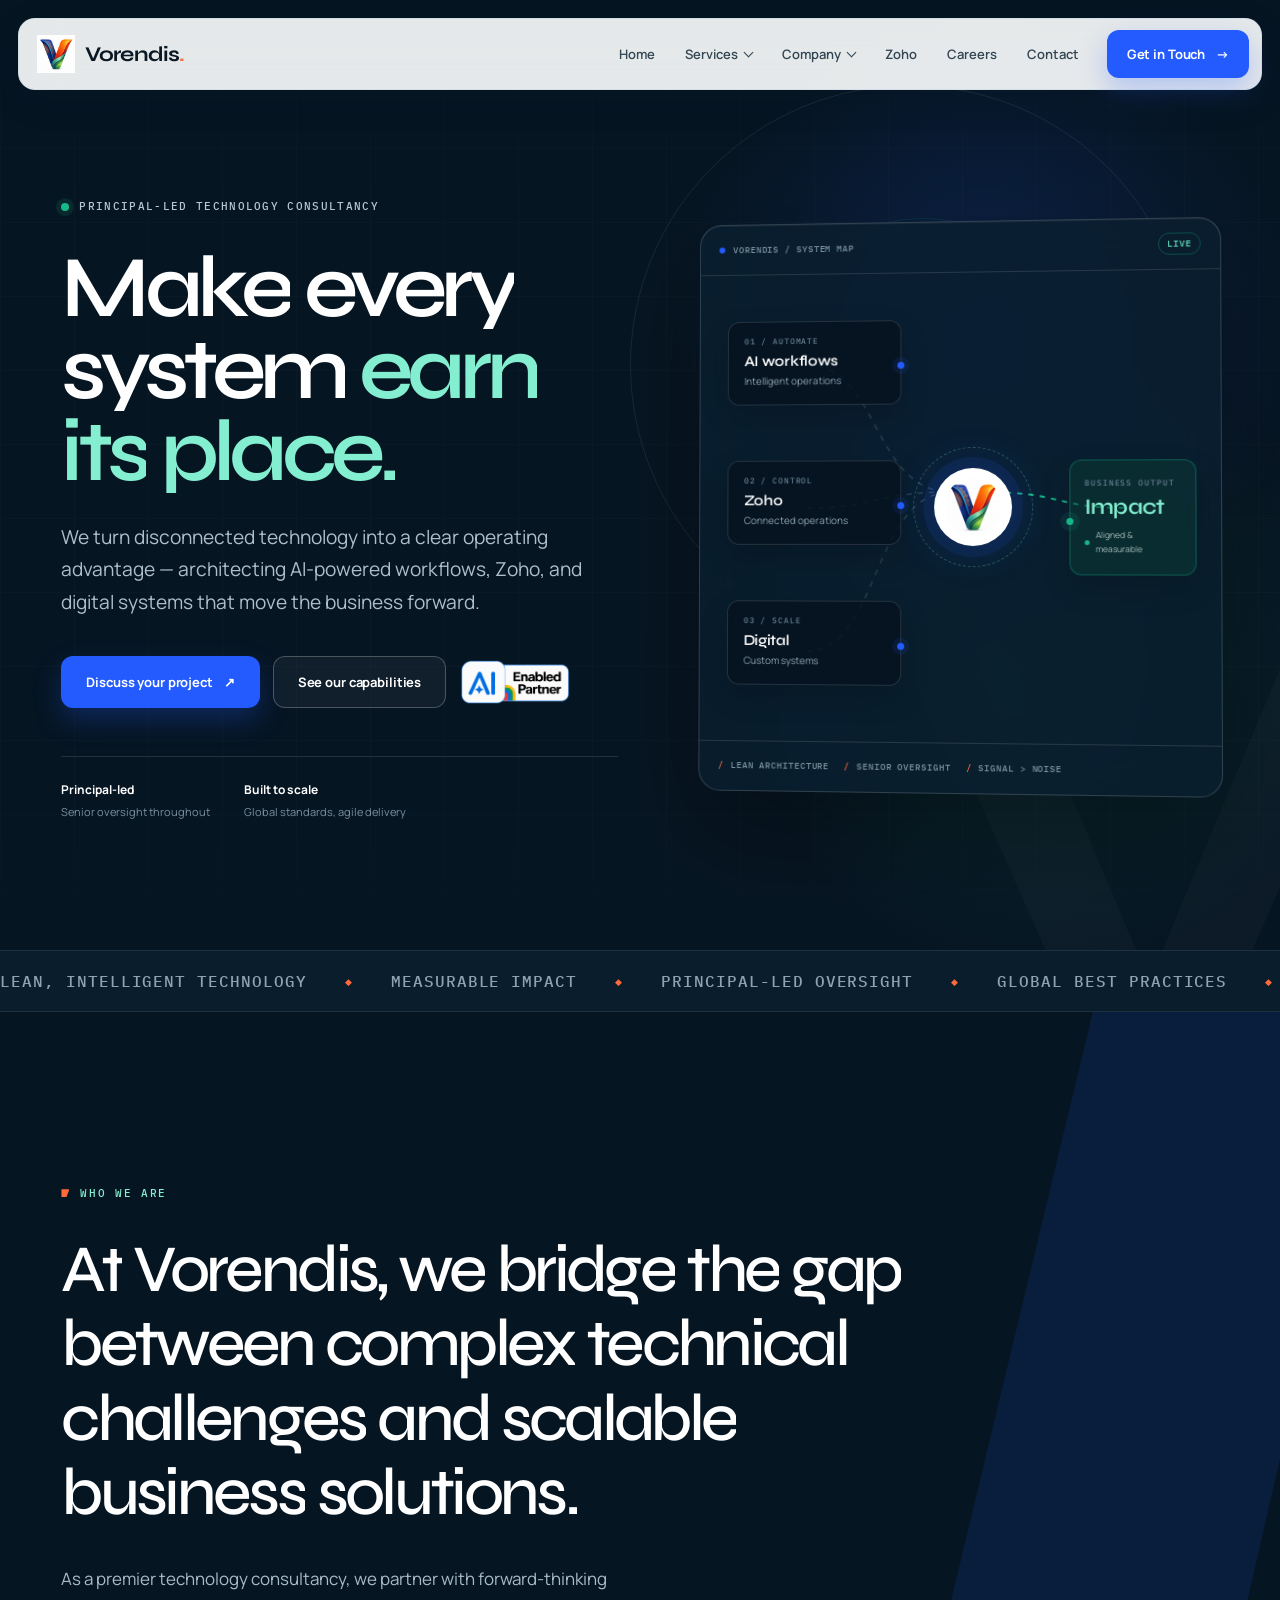
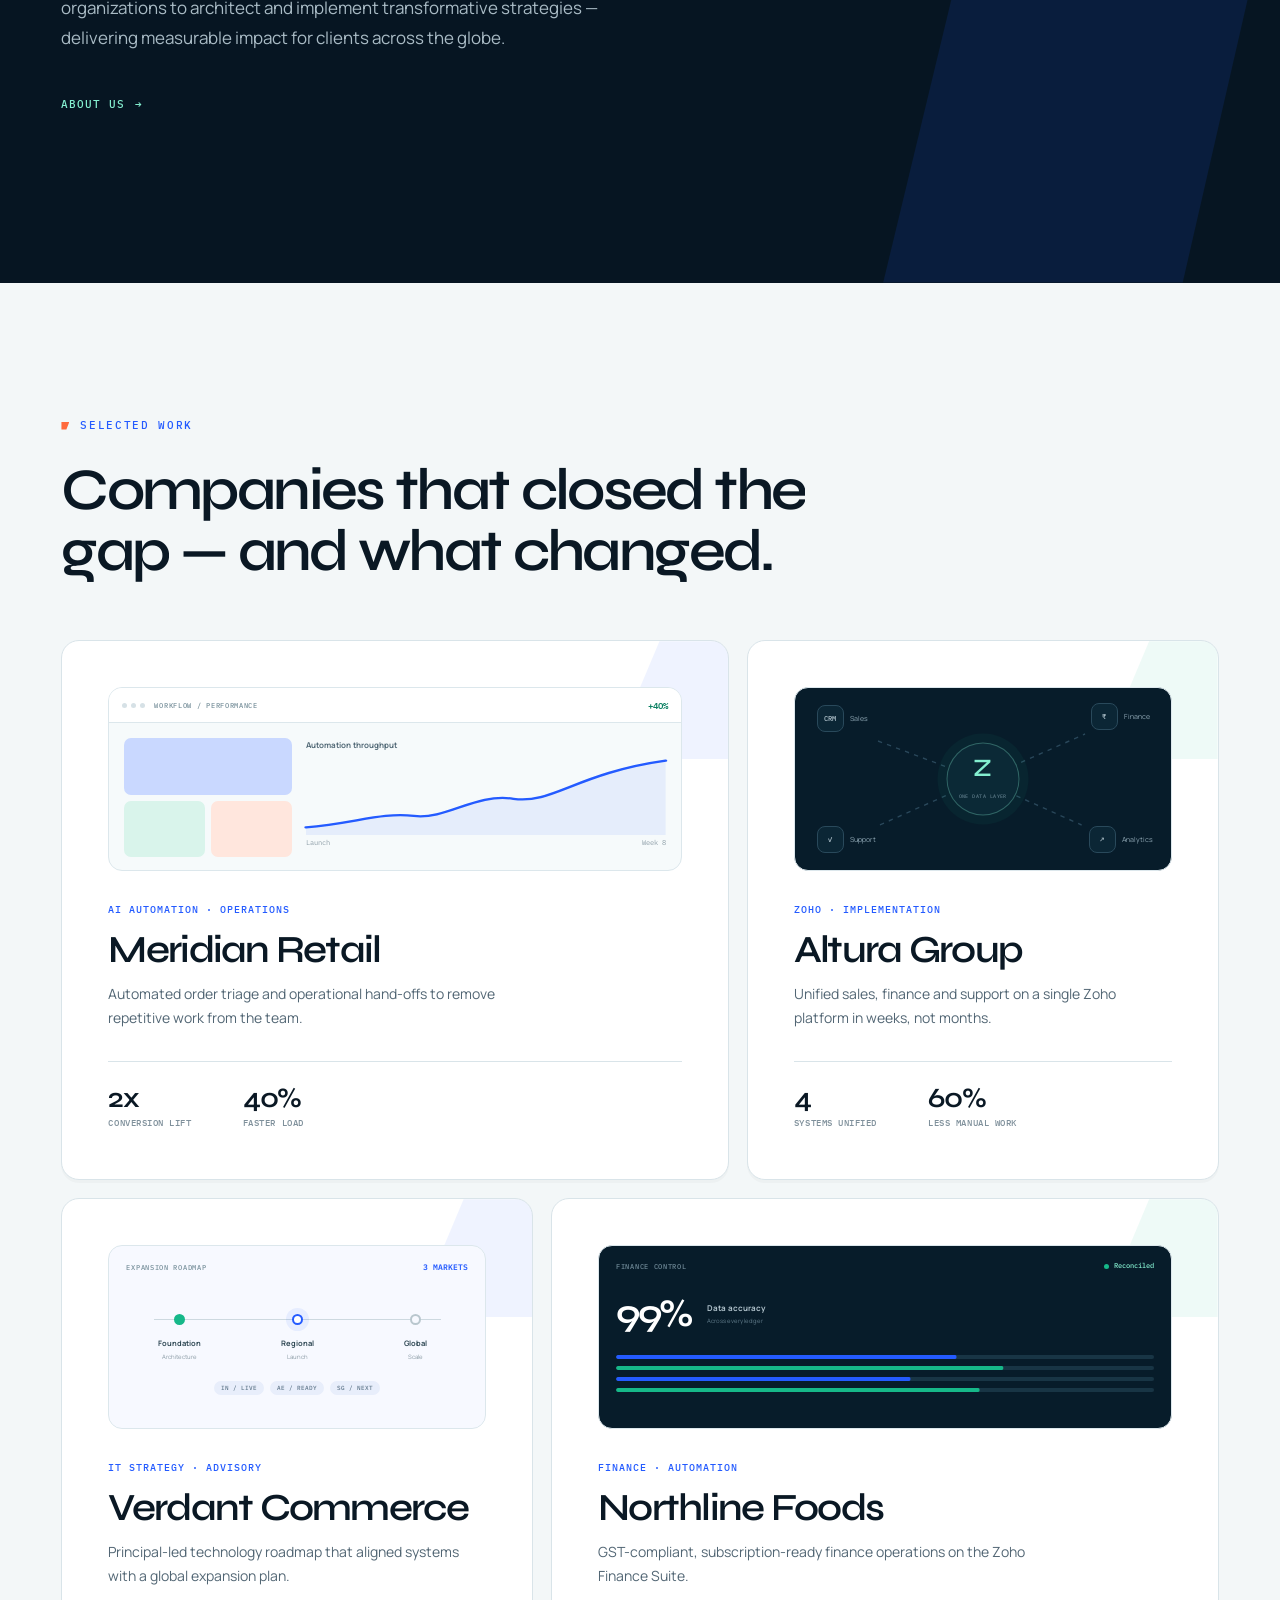
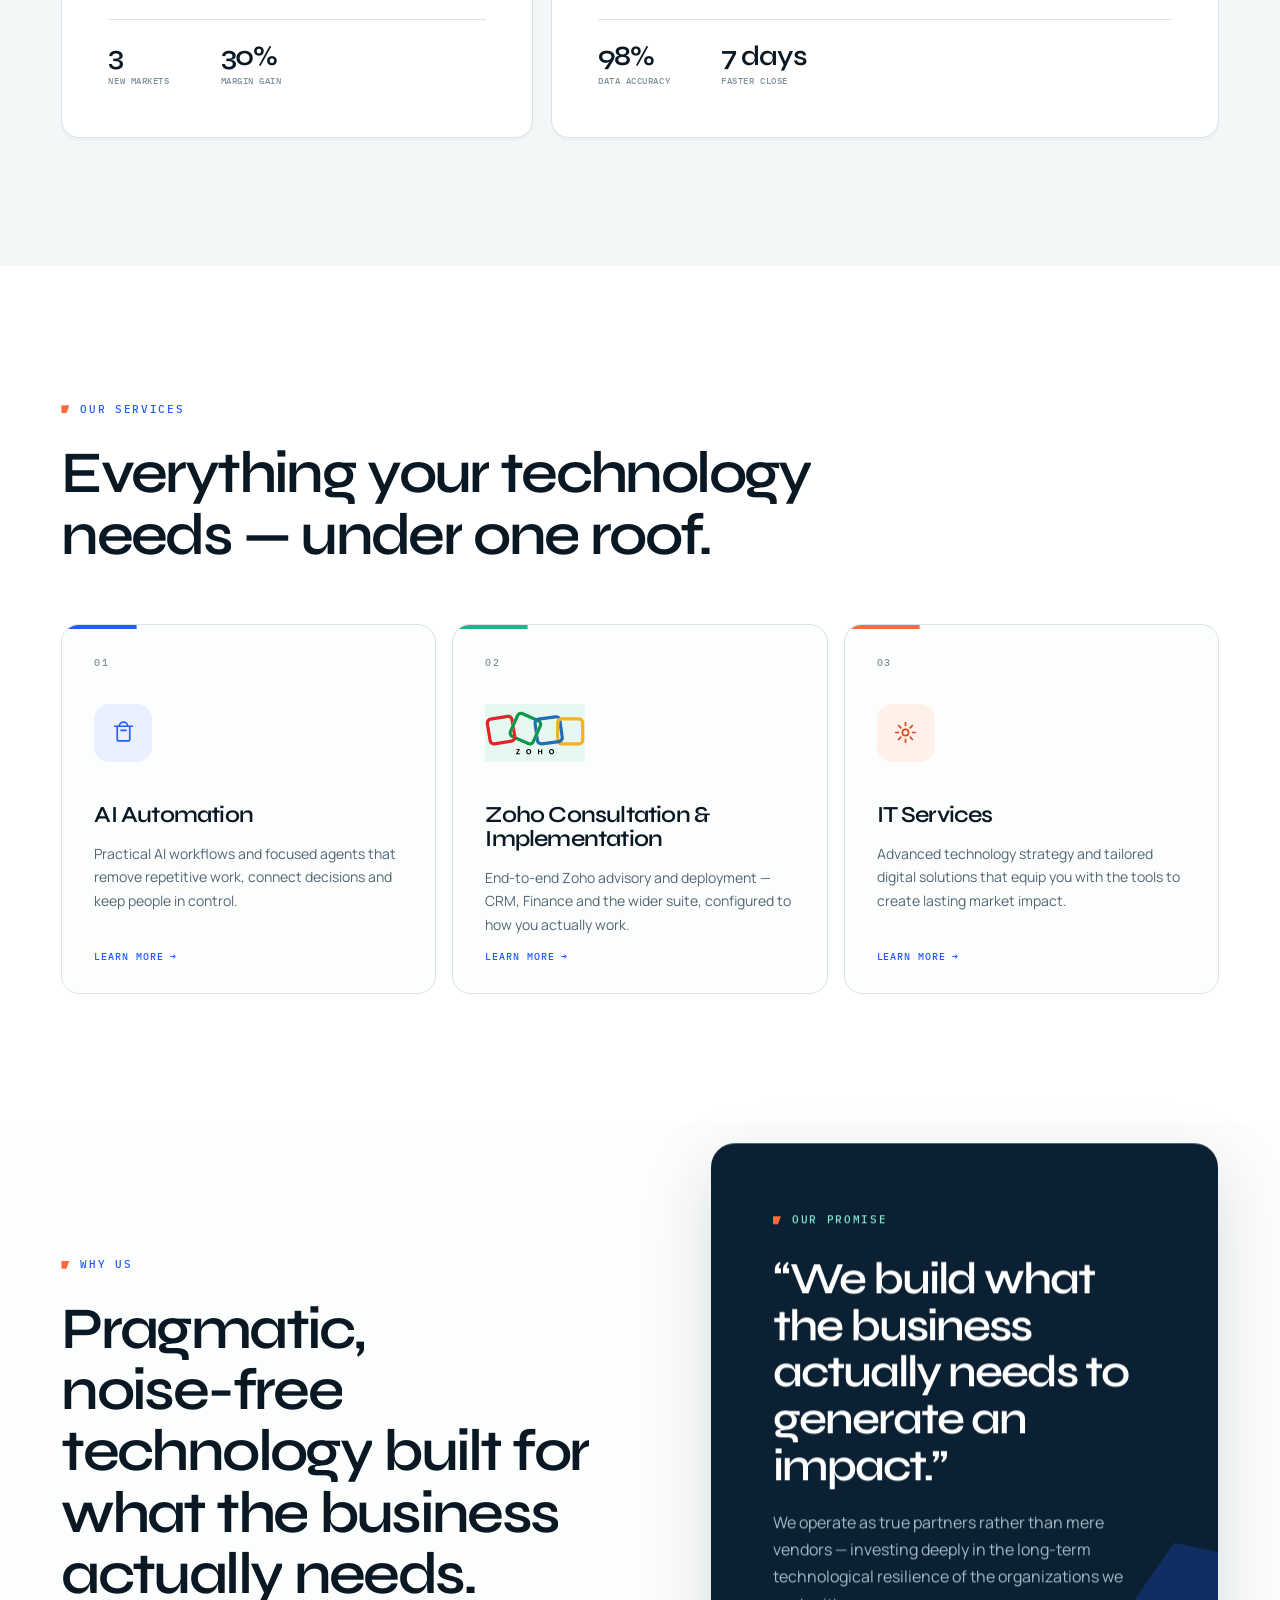
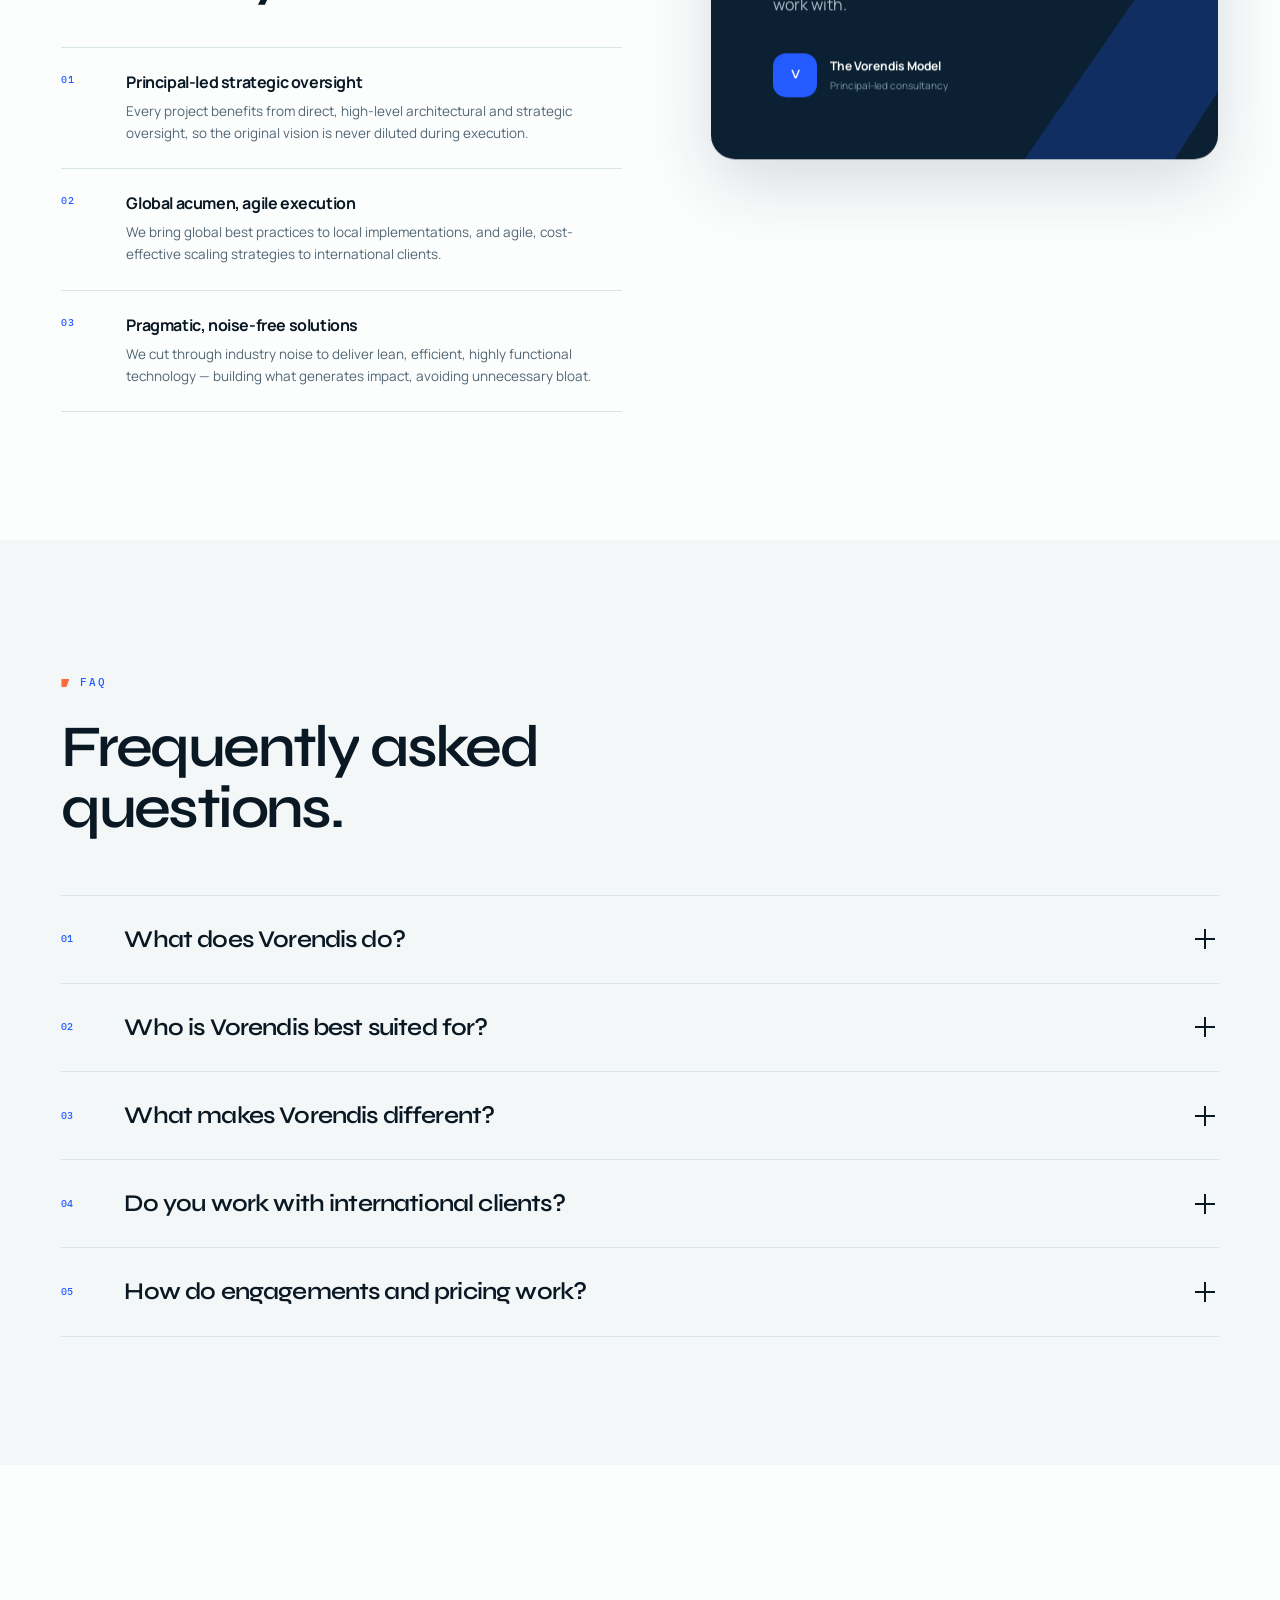
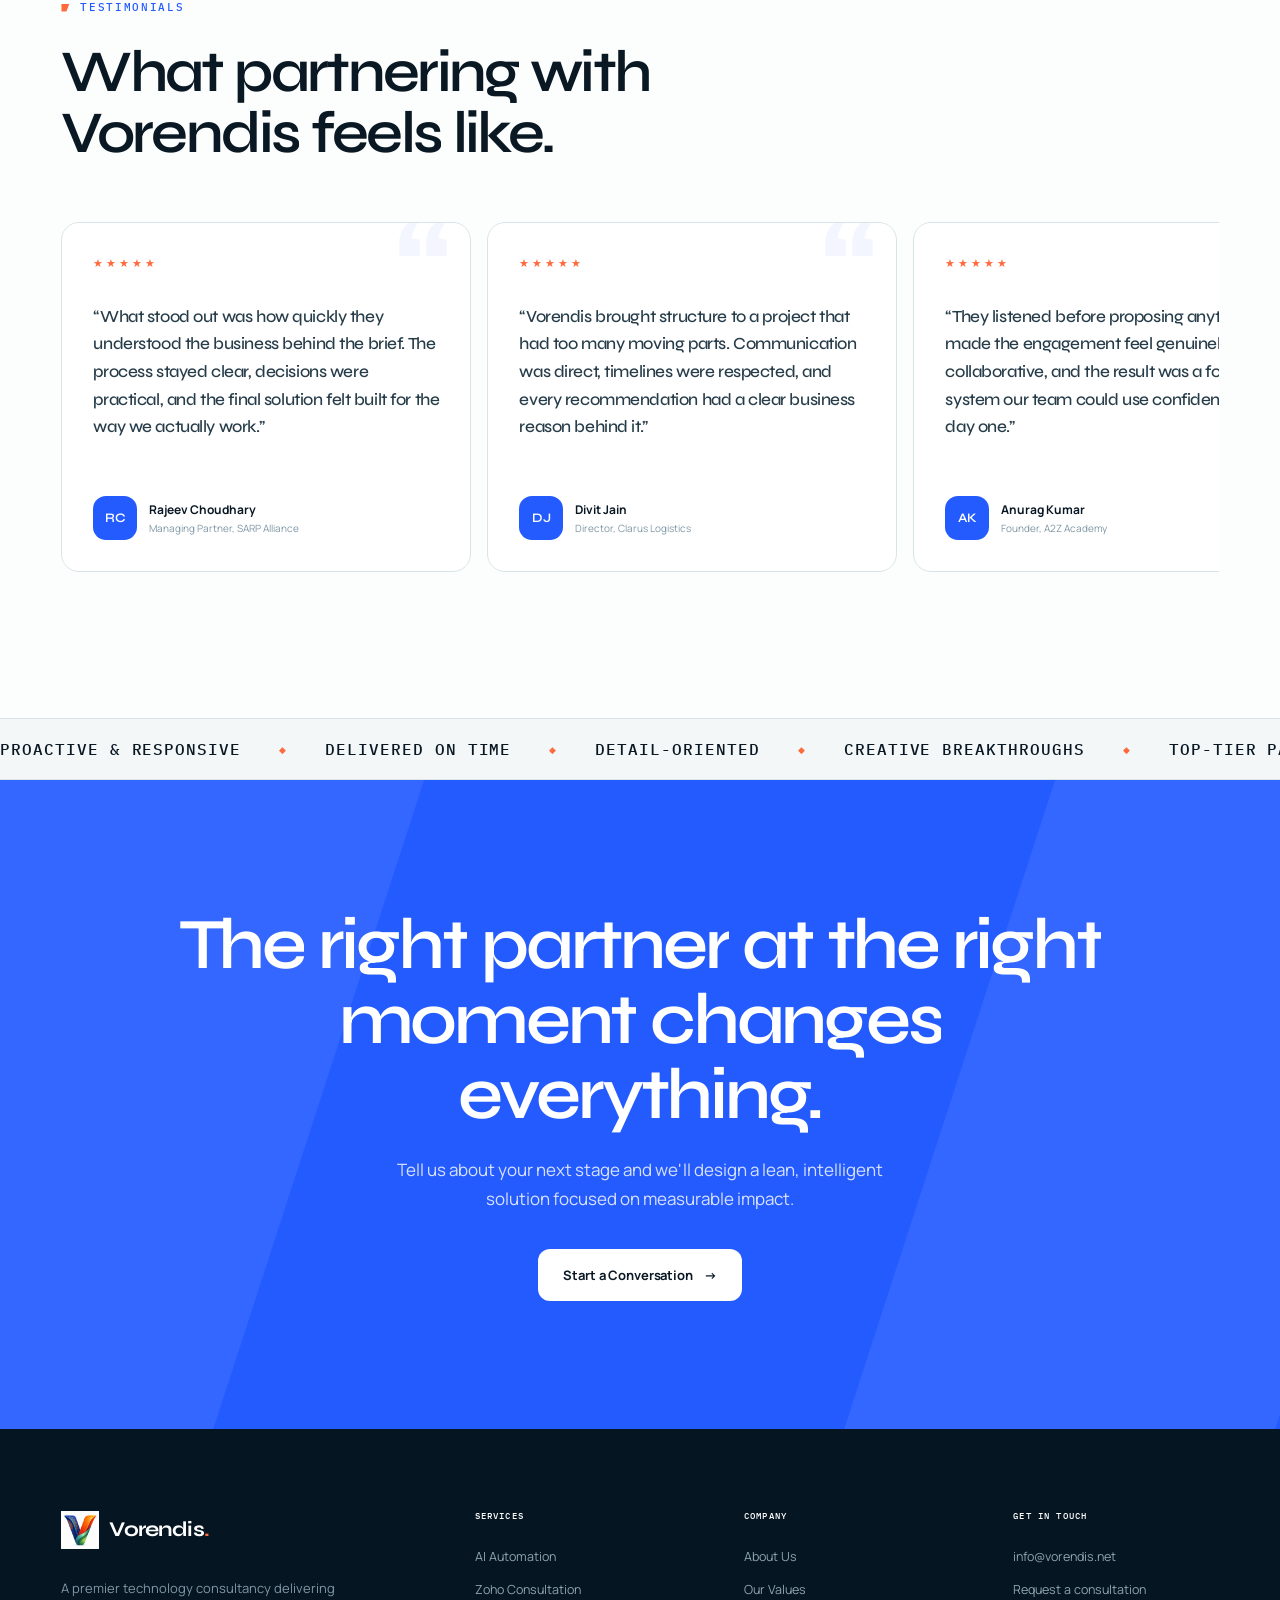
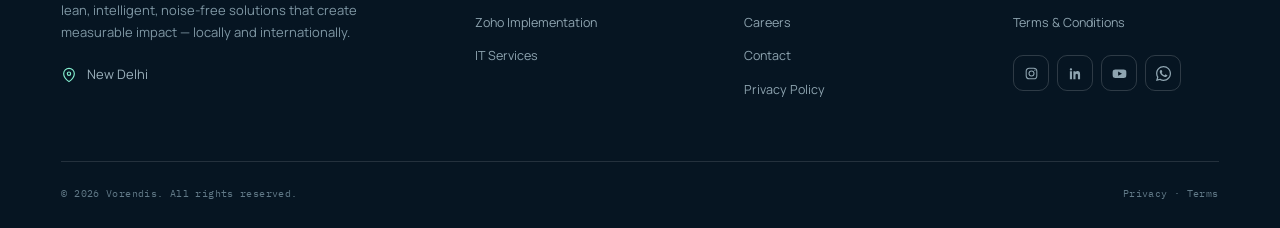
<file: index.html>
<!DOCTYPE html>
<html lang="en">
<head>
  <meta charset="UTF-8" />
  <meta name="viewport" content="width=device-width, initial-scale=1.0" />
  <title>Vorendis — Technology. Solutions. Impact.</title>
  <meta name="description" content="Vorendis is a premier technology consultancy. We architect and implement lean, intelligent, noise-free technology solutions that deliver measurable impact for clients worldwide." />
  <meta name="robots" content="index, follow, max-image-preview:large" />
  <link rel="canonical" href="https://vorendis.net/" />
  <meta property="og:type" content="website" />
  <meta property="og:site_name" content="Vorendis" />
  <meta property="og:title" content="Vorendis — Technology. Solutions. Impact." />
  <meta property="og:description" content="Lean, intelligent technology solutions that deliver measurable business impact." />
  <meta property="og:url" content="https://vorendis.net/" />
  <meta property="og:image" content="https://vorendis.net/assets/og.png" />
  <meta property="og:image:secure_url" content="https://vorendis.net/assets/og.png" />
  <meta property="og:image:type" content="image/png" />
  <meta property="og:image:width" content="1200" />
  <meta property="og:image:height" content="630" />
  <meta property="og:image:alt" content="Vorendis — Technology. Solutions. Impact." />
  <meta name="twitter:card" content="summary_large_image" />
  <meta name="twitter:title" content="Vorendis — Technology. Solutions. Impact." />
  <meta name="twitter:description" content="Lean, intelligent technology solutions that deliver measurable business impact." />
  <meta name="twitter:image" content="https://vorendis.net/assets/og.png" />
  <link rel="icon" type="image/png" href="assets/logo.png" />
  <link rel="preconnect" href="https://fonts.googleapis.com" />
  <link rel="preconnect" href="https://fonts.gstatic.com" crossorigin />
  <link href="https://fonts.googleapis.com/css2?family=IBM+Plex+Mono:wght@400;500&family=Manrope:wght@400;500;600;700&family=Syne:wght@500;600;700&display=swap" rel="stylesheet" />
  <link rel="stylesheet" href="css/style.css?v=3" />
  <script async src="https://www.googletagmanager.com/gtag/js?id=G-JXELH3XNT7"></script>
  <script>
    window.dataLayer = window.dataLayer || [];
    function gtag(){dataLayer.push(arguments);}
    gtag('js', new Date());
    gtag('config', 'G-JXELH3XNT7');
  </script>
  <script type="application/ld+json">
  {
    "@context": "https://schema.org",
    "@type": "Organization",
    "name": "Vorendis",
    "url": "https://vorendis.net/",
    "logo": "https://vorendis.net/assets/logo.png",
    "email": "info@vorendis.net",
    "sameAs": [
      "https://www.instagram.com/vorendispvtltd/",
      "https://www.linkedin.com/company/143950781/",
      "https://www.youtube.com/@Vorendis",
      "https://wa.me/919310843731"
    ],
    "description": "Technology consultancy specializing in AI automation, Zoho consultation and implementation, and IT services.",
    "areaServed": "Worldwide"
  }
  </script>
</head>
<body>

  <!-- NAV -->
  <header class="nav" id="nav">
    <a href="/" class="brand">
      <img src="assets/logo.png" alt="Vorendis logo" />
      <span class="brand-name">Vorendis<span class="dot">.</span></span>
    </a>
    <nav>
      <ul class="nav-links">
        <li><a href="/">Home</a></li>

        <li class="nav-item" data-dropdown>
          <button class="nav-trigger" aria-haspopup="true" aria-expanded="false">Services <span class="chev"></span></button>
          <div class="dropdown wide">
            <div class="dropdown-grid">
              <a href="services.html" class="dropdown-link">
                <span class="dl-title">
                  <svg class="dl-ico" viewBox="0 0 24 24" fill="none" stroke="currentColor" stroke-width="1.6"><path d="M3 6h18M6 6v13a1 1 0 0 0 1 1h10a1 1 0 0 0 1-1V6M9 10h6"/><path d="M8 6a4 4 0 0 1 8 0"/></svg>
                  AI Automation <span class="dl-arrow">→</span>
                </span>
                <span class="dl-desc">AI workflows that remove repetitive work.</span>
              </a>
              <a href="zoho.html" class="dropdown-link">
                <span class="dl-title">
                  <svg class="dl-ico" viewBox="0 0 24 24" fill="none" stroke="currentColor" stroke-width="1.6"><rect x="3" y="3" width="18" height="18" rx="2"/><path d="M8 12l3 3 5-6"/></svg>
                  Zoho Consultation <span class="dl-arrow">→</span>
                </span>
                <span class="dl-desc">Advisory and roadmap for the Zoho suite.</span>
              </a>
              <a href="zoho.html" class="dropdown-link">
                <span class="dl-title">
                  <svg class="dl-ico" viewBox="0 0 24 24" fill="none" stroke="currentColor" stroke-width="1.6"><path d="M4 7l8-4 8 4-8 4-8-4Z"/><path d="M4 12l8 4 8-4M4 17l8 4 8-4"/></svg>
                  Zoho Implementation <span class="dl-arrow">→</span>
                </span>
                <span class="dl-desc">Deploy, migrate, integrate and adopt.</span>
              </a>
              <a href="services.html" class="dropdown-link">
                <span class="dl-title">
                  <svg class="dl-ico" viewBox="0 0 24 24" fill="none" stroke="currentColor" stroke-width="1.6"><circle cx="12" cy="12" r="3"/><path d="M12 2v3M12 19v3M2 12h3M19 12h3M5 5l2 2M17 17l2 2M19 5l-2 2M7 17l-2 2"/></svg>
                  IT Services <span class="dl-arrow">→</span>
                </span>
                <span class="dl-desc">Advanced strategy and custom solutions.</span>
              </a>
            </div>
            <div class="dropdown-foot">
              <div class="df-text">Not sure what you need?<small>We'll help you choose the right path.</small></div>
              <a href="contact.html" class="btn btn-light">Get in Touch</a>
            </div>
          </div>
        </li>

        <li class="nav-item" data-dropdown>
          <button class="nav-trigger" aria-haspopup="true" aria-expanded="false">Company <span class="chev"></span></button>
          <div class="dropdown single">
            <div class="dropdown-grid">
              <a href="about.html" class="dropdown-link">
                <span class="dl-title">About Us <span class="dl-arrow">→</span></span>
                <span class="dl-desc">Our story, vision and mission.</span>
              </a>
              <a href="about.html" class="dropdown-link">
                <span class="dl-title">Our Values <span class="dl-arrow">→</span></span>
                <span class="dl-desc">The principles behind every engagement.</span>
              </a>
              <a href="privacy.html" class="dropdown-link">
                <span class="dl-title">Privacy Policy <span class="dl-arrow">→</span></span>
                <span class="dl-desc">How we protect your data.</span>
              </a>
              <a href="terms.html" class="dropdown-link">
                <span class="dl-title">Terms &amp; Conditions <span class="dl-arrow">→</span></span>
                <span class="dl-desc">Terms governing our website and services.</span>
              </a>
            </div>
          </div>
        </li>

        <li><a href="zoho.html">Zoho</a></li>
        <li><a href="careers.html">Careers</a></li>
        <li><a href="contact.html">Contact</a></li>
      </ul>
    </nav>
    <div class="nav-cta">
      <a href="contact.html" class="btn btn-primary">Get in Touch <span class="arrow">→</span></a>
      <button class="nav-toggle" id="navToggle" aria-label="Menu"><span></span><span></span><span></span></button>
    </div>
  </header>

  <!-- HERO -->
  <section class="hero">
    <div class="hero-orbit orbit-one" aria-hidden="true"></div>
    <div class="hero-orbit orbit-two" aria-hidden="true"></div>
    <div class="container hero-grid">
      <div class="hero-copy">
        <div class="hero-kicker line-reveal"><span class="status-dot"></span> Principal-led technology consultancy</div>
        <h1 class="reveal-words" data-accent-start="3">Make every system earn its place.</h1>
        <p class="hero-lead line-reveal">We turn disconnected technology into a clear operating advantage — architecting AI-powered workflows, Zoho, and digital systems that move the business forward.</p>
        <div class="hero-actions line-reveal">
          <a href="contact.html" class="btn btn-primary">Discuss your project <span class="arrow">↗</span></a>
          <a href="services.html" class="btn btn-ghost">See our capabilities</a>
          <div class="hero-partner">
            <img src="assets/ai-enabled-partner.png" alt="AI Enabled Partner" width="1835" height="857" />
          </div>
        </div>
        <div class="hero-proof line-reveal">
          <div><strong>Principal-led</strong><span>Senior oversight throughout</span></div>
          <div><strong>Built to scale</strong><span>Global standards, agile delivery</span></div>
        </div>
      </div>

      <div class="hero-visual line-reveal">
        <div class="system-board">
          <div class="board-head">
            <span><i></i> VORENDIS / SYSTEM MAP</span>
            <span class="board-status">LIVE</span>
          </div>
          <div class="signal-map">
            <svg class="signal-lines" viewBox="0 0 600 470" preserveAspectRatio="none" aria-hidden="true">
              <path d="M126 92 C210 92 202 220 294 220" />
              <path d="M126 236 C210 236 202 220 294 220" />
              <path d="M126 380 C210 380 202 220 294 220" />
              <path class="signal-hot" d="M330 220 C420 220 412 236 492 236" />
            </svg>
            <div class="system-node node-ai"><small>01 / AUTOMATE</small><strong>AI workflows</strong><span>Intelligent operations</span></div>
            <div class="system-node node-zoho"><small>02 / CONTROL</small><strong>Zoho</strong><span>Connected operations</span></div>
            <div class="system-node node-digital"><small>03 / SCALE</small><strong>Digital</strong><span>Custom systems</span></div>
            <div class="system-core">
              <span class="core-ring"></span>
              <img src="assets/logo.png" alt="" />
            </div>
            <div class="system-outcome"><small>BUSINESS OUTPUT</small><strong>Impact</strong><span><i></i> Aligned &amp; measurable</span></div>
          </div>
          <div class="board-foot">
            <span>Lean architecture</span>
            <span>Senior oversight</span>
            <span>Signal &gt; noise</span>
          </div>
        </div>
      </div>
    </div>
  </section>

  <!-- MARQUEE -->
  <div class="marquee">
    <div class="marquee-track">
      <span class="marquee-item">Lean, intelligent technology</span>
      <span class="marquee-item">Measurable impact</span>
      <span class="marquee-item">Principal-led oversight</span>
      <span class="marquee-item">Global best practices</span>
      <span class="marquee-item">Noise-free solutions</span>
    </div>
  </div>

  <!-- STATEMENT / WHO WE ARE -->
  <section class="statement dark">
    <div class="container">
      <span class="eyebrow line-reveal">Who we are</span>
      <p class="reveal-words" style="margin-top:26px">At Vorendis, we bridge the gap between complex technical challenges and scalable business solutions.</p>
      <p class="section-lead line-reveal" style="max-width:60ch;margin-top:34px">As a premier technology consultancy, we partner with forward-thinking organizations to architect and implement transformative strategies — delivering measurable impact for clients across the globe.</p>
      <div class="line-reveal" style="margin-top:36px">
        <a href="about.html" class="link-arrow">About us <span class="arrow">→</span></a>
      </div>
    </div>
  </section>

  <!-- SELECTED WORK -->
  <section class="section work">
    <div class="container">
      <span class="eyebrow line-reveal">Selected work</span>
      <h2 class="section-title reveal-words">Companies that closed the gap — and what changed.</h2>
      <div class="work-grid">
        <article class="work-card line-reveal">
          <div class="case-graphic automation-graphic" aria-hidden="true">
            <div class="graphic-bar"><span><i></i><i></i><i></i></span><small>WORKFLOW / PERFORMANCE</small><b>+40%</b></div>
            <div class="automation-layout">
              <div class="product-stack"><i></i><i></i><i></i></div>
              <div class="automation-chart">
                <span class="chart-label">Automation throughput</span>
                <svg viewBox="0 0 260 86" preserveAspectRatio="none"><path class="area" d="M0 78 C35 74 54 62 78 66 S122 42 150 48 S196 21 260 8 L260 86 L0 86Z"/><path class="line" d="M0 78 C35 74 54 62 78 66 S122 42 150 48 S196 21 260 8"/></svg>
                <div class="chart-scale"><span>Launch</span><span>Week 8</span></div>
              </div>
            </div>
          </div>
          <span class="work-tag">AI Automation · Operations</span>
          <h3>Meridian Retail</h3>
          <p class="work-desc">Automated order triage and operational hand-offs to remove repetitive work from the team.</p>
          <div class="work-metrics">
            <div class="work-metric"><div class="m-num" data-count="2" data-suffix="x">0</div><div class="m-lbl">Conversion lift</div></div>
            <div class="work-metric"><div class="m-num" data-count="40" data-suffix="%">0</div><div class="m-lbl">Faster load</div></div>
          </div>
        </article>

        <article class="work-card line-reveal">
          <div class="case-graphic zoho-graphic" aria-hidden="true">
            <svg class="network-lines" viewBox="0 0 400 150" preserveAspectRatio="none"><path d="M78 37 L198 76 L319 30 M198 76 L315 121 M198 76 L80 121"/></svg>
            <div class="app-node app-sales"><i>CRM</i><span>Sales</span></div>
            <div class="app-node app-finance"><i>₹</i><span>Finance</span></div>
            <div class="app-node app-support"><i>✓</i><span>Support</span></div>
            <div class="app-node app-data"><i>↗</i><span>Analytics</span></div>
            <div class="network-core"><b>Z</b><small>ONE DATA LAYER</small></div>
          </div>
          <span class="work-tag">Zoho · Implementation</span>
          <h3>Altura Group</h3>
          <p class="work-desc">Unified sales, finance and support on a single Zoho platform in weeks, not months.</p>
          <div class="work-metrics">
            <div class="work-metric"><div class="m-num" data-count="4">0</div><div class="m-lbl">Systems unified</div></div>
            <div class="work-metric"><div class="m-num" data-count="60" data-suffix="%">0</div><div class="m-lbl">Less manual work</div></div>
          </div>
        </article>

        <article class="work-card line-reveal">
          <div class="case-graphic roadmap-graphic" aria-hidden="true">
            <div class="roadmap-head"><small>EXPANSION ROADMAP</small><b>3 MARKETS</b></div>
            <div class="road-line"><span class="milestone done"><i></i><b>Foundation</b><small>Architecture</small></span><span class="milestone active"><i></i><b>Regional</b><small>Launch</small></span><span class="milestone"><i></i><b>Global</b><small>Scale</small></span></div>
            <div class="market-tags"><span>IN / LIVE</span><span>AE / READY</span><span>SG / NEXT</span></div>
          </div>
          <span class="work-tag">IT Strategy · Advisory</span>
          <h3>Verdant Commerce</h3>
          <p class="work-desc">Principal-led technology roadmap that aligned systems with a global expansion plan.</p>
          <div class="work-metrics">
            <div class="work-metric"><div class="m-num" data-count="3">0</div><div class="m-lbl">New markets</div></div>
            <div class="work-metric"><div class="m-num" data-count="30" data-suffix="%">0</div><div class="m-lbl">Margin gain</div></div>
          </div>
        </article>

        <article class="work-card line-reveal">
          <div class="case-graphic finance-graphic" aria-hidden="true">
            <div class="finance-top"><small>FINANCE CONTROL</small><span><i></i> Reconciled</span></div>
            <div class="finance-score"><strong>99%</strong><span>Data accuracy<small>Across every ledger</small></span></div>
            <div class="ledger-bars"><i style="--w:88%"></i><i style="--w:100%"></i><i style="--w:76%"></i><i style="--w:94%"></i></div>
          </div>
          <span class="work-tag">Finance · Automation</span>
          <h3>Northline Foods</h3>
          <p class="work-desc">GST-compliant, subscription-ready finance operations on the Zoho Finance Suite.</p>
          <div class="work-metrics">
            <div class="work-metric"><div class="m-num" data-count="99" data-suffix="%">0</div><div class="m-lbl">Data accuracy</div></div>
            <div class="work-metric"><div class="m-num" data-count="7" data-suffix=" days">0</div><div class="m-lbl">Faster close</div></div>
          </div>
        </article>
      </div>
    </div>
  </section>

  <!-- SERVICES -->
  <section class="section services" id="what-we-do">
    <div class="container">
      <span class="eyebrow line-reveal">Our services</span>
      <h2 class="section-title reveal-words">Everything your technology needs — under one roof.</h2>

      <div class="service-grid">
        <article class="service-card line-reveal">
          <div class="service-num">01</div>
          <div class="service-icon">
            <svg viewBox="0 0 24 24" fill="none" stroke="currentColor" stroke-width="1.6"><path d="M3 6h18M6 6v13a1 1 0 0 0 1 1h10a1 1 0 0 0 1-1V6M9 10h6"/><path d="M8 6a4 4 0 0 1 8 0"/></svg>
          </div>
          <h3>AI Automation</h3>
          <p>Practical AI workflows and focused agents that remove repetitive work, connect decisions and keep people in control.</p>
          <a href="services.html" class="more">Learn more →</a>
        </article>

        <article class="service-card line-reveal">
          <div class="service-num">02</div>
          <div class="service-icon service-icon-zoho">
            <img src="assets/zoho-logo.svg" alt="Zoho" width="100" height="44" />
          </div>
          <h3>Zoho Consultation &amp; Implementation</h3>
          <p>End-to-end Zoho advisory and deployment — CRM, Finance and the wider suite, configured to how you actually work.</p>
          <a href="zoho.html" class="more">Learn more →</a>
        </article>

        <article class="service-card line-reveal">
          <div class="service-num">03</div>
          <div class="service-icon">
            <svg viewBox="0 0 24 24" fill="none" stroke="currentColor" stroke-width="1.6"><path d="M12 2v4M12 18v4M2 12h4M18 12h4M5 5l3 3M16 16l3 3M19 5l-3 3M8 16l-3 3"/><circle cx="12" cy="12" r="3"/></svg>
          </div>
          <h3>IT Services</h3>
          <p>Advanced technology strategy and tailored digital solutions that equip you with the tools to create lasting market impact.</p>
          <a href="services.html" class="more">Learn more →</a>
        </article>
      </div>
    </div>
  </section>

  <!-- WHY US -->
  <section class="section">
    <div class="container split">
      <div class="line-reveal">
        <span class="eyebrow">Why us</span>
        <h2 class="section-title reveal-words">Pragmatic, noise-free technology built for what the business actually needs.</h2>
        <div class="feature-list">
          <div class="feature-item">
            <span class="fnum">01</span>
            <div><h4>Principal-led strategic oversight</h4><p>Every project benefits from direct, high-level architectural and strategic oversight, so the original vision is never diluted during execution.</p></div>
          </div>
          <div class="feature-item">
            <span class="fnum">02</span>
            <div><h4>Global acumen, agile execution</h4><p>We bring global best practices to local implementations, and agile, cost-effective scaling strategies to international clients.</p></div>
          </div>
          <div class="feature-item">
            <span class="fnum">03</span>
            <div><h4>Pragmatic, noise-free solutions</h4><p>We cut through industry noise to deliver lean, efficient, highly functional technology — building what generates impact, avoiding unnecessary bloat.</p></div>
          </div>
        </div>
      </div>

      <div class="split-visual line-reveal" data-parallax="0.04">
        <span class="eyebrow">Our promise</span>
        <h3>“We build what the business actually needs to generate an impact.”</h3>
        <p>We operate as true partners rather than mere vendors — investing deeply in the long-term technological resilience of the organizations we work with.</p>
        <div class="quote-by">
          <div class="avatar">V</div>
          <div><strong>The Vorendis Model</strong><small>Principal-led consultancy</small></div>
        </div>
      </div>
    </div>
  </section>

  <!-- FAQ -->
  <section class="section industries">
    <div class="container">
      <span class="eyebrow line-reveal">FAQ</span>
      <h2 class="section-title reveal-words">Frequently asked questions.</h2>
      <div class="faq-list">
        <div class="faq-item">
          <button class="faq-q"><span class="faq-idx">01</span><span class="faq-label">What does Vorendis do?</span><span class="faq-icon"></span></button>
          <div class="faq-a"><div class="faq-a-inner">Vorendis is a premier technology consultancy. We partner with organizations to architect and implement transformative technology strategies — AI automation, Zoho consultation and implementation, and broader IT services — bridging complex technical challenges and scalable business solutions.</div></div>
        </div>
        <div class="faq-item">
          <button class="faq-q"><span class="faq-idx">02</span><span class="faq-label">Who is Vorendis best suited for?</span><span class="faq-icon"></span></button>
          <div class="faq-a"><div class="faq-a-inner">Forward-thinking organizations — both domestic and international — that want lean, intelligent technology focused on measurable impact rather than unnecessary complexity. We work as strategic partners, not just extra hands to execute tasks.</div></div>
        </div>
        <div class="faq-item">
          <button class="faq-q"><span class="faq-idx">03</span><span class="faq-label">What makes Vorendis different?</span><span class="faq-icon"></span></button>
          <div class="faq-a"><div class="faq-a-inner">Our principal-led consultancy model guarantees direct, high-level strategic oversight on every project. We cut through the industry noise to deliver lean, efficient, highly functional technology — building what the business actually needs to generate impact, avoiding bloat.</div></div>
        </div>
        <div class="faq-item">
          <button class="faq-q"><span class="faq-idx">04</span><span class="faq-label">Do you work with international clients?</span><span class="faq-icon"></span></button>
          <div class="faq-a"><div class="faq-a-inner">Yes. We merge global best practices with agile execution, engineering solutions designed to scale seamlessly across borders while meeting rigorous world-class standards on every project.</div></div>
        </div>
        <div class="faq-item">
          <button class="faq-q"><span class="faq-idx">05</span><span class="faq-label">How do engagements and pricing work?</span><span class="faq-icon"></span></button>
          <div class="faq-a"><div class="faq-a-inner">Every engagement is governed by an individual service agreement that details scope, deliverables, timelines and terms. Pricing is determined on a per-client, per-project basis and shared through proposals and quotations. Reach out and we'll scope it with you.</div></div>
        </div>
      </div>
    </div>
  </section>

  <!-- TESTIMONIALS -->
  <section class="section">
    <div class="container">
      <span class="eyebrow line-reveal">Testimonials</span>
      <h2 class="section-title reveal-words">What partnering with Vorendis feels like.</h2>
      <div class="testi-grid" tabindex="0" aria-label="Client testimonials. Scroll horizontally to explore more reviews.">
        <div class="testi line-reveal">
          <div class="stars">★★★★★</div>
          <blockquote>“What stood out was how quickly they understood the business behind the brief. The process stayed clear, decisions were practical, and the final solution felt built for the way we actually work.”</blockquote>
          <div class="who"><div class="avatar">RC</div><div><strong>Rajeev Choudhary</strong><small>Managing Partner, SARP Alliance</small></div></div>
        </div>
        <div class="testi line-reveal">
          <div class="stars">★★★★★</div>
          <blockquote>“Vorendis brought structure to a project that had too many moving parts. Communication was direct, timelines were respected, and every recommendation had a clear business reason behind it.”</blockquote>
          <div class="who"><div class="avatar">DJ</div><div><strong>Divit Jain</strong><small>Director, Clarus Logistics</small></div></div>
        </div>
        <div class="testi line-reveal">
          <div class="stars">★★★★★</div>
          <blockquote>“They listened before proposing anything. That made the engagement feel genuinely collaborative, and the result was a focused system our team could use confidently from day one.”</blockquote>
          <div class="who"><div class="avatar">AK</div><div><strong>Anurag Kumar</strong><small>Founder, A2Z Academy</small></div></div>
        </div>
        <div class="testi line-reveal">
          <div class="stars">★★★★★</div>
          <blockquote>“The team combined strategic thinking with dependable execution. We always knew what was happening, why it mattered, and what the next step would be.”</blockquote>
          <div class="who"><div class="avatar">AN</div><div><strong>Anmol Kaushal</strong><small>Managing Director, Reynolds Technologies</small></div></div>
        </div>
        <div class="testi line-reveal">
          <div class="stars">★★★★★</div>
          <blockquote>“Their Zoho implementation unified our sales, finance and support in weeks. Global best practices, delivered with genuine agility.”</blockquote>
          <div class="who"><div class="avatar">DK</div><div><strong>Daniel Kim</strong><small>Founder, Verdant Commerce</small></div></div>
        </div>
      </div>
    </div>
  </section>

  <!-- TESTIMONIAL MARQUEE (light) -->
  <div class="marquee light">
    <div class="marquee-track reverse">
      <span class="marquee-item">Proactive &amp; responsive</span>
      <span class="marquee-item">Delivered on time</span>
      <span class="marquee-item">Detail-oriented</span>
      <span class="marquee-item">Creative breakthroughs</span>
      <span class="marquee-item">Top-tier partner</span>
    </div>
  </div>

  <!-- CTA -->
  <section class="section cta">
    <div class="container">
      <h2 class="reveal-words">The right partner at the right moment changes everything.</h2>
      <p class="line-reveal">Tell us about your next stage and we'll design a lean, intelligent solution focused on measurable impact.</p>
      <div class="hero-actions line-reveal">
        <a href="contact.html" class="btn btn-light">Start a Conversation <span class="arrow">→</span></a>
      </div>
    </div>
  </section>

  <!-- FOOTER -->
  <footer class="footer">
    <div class="container">
      <div class="footer-top">
        <div>
          <a href="/" class="brand">
            <img src="assets/logo.png" alt="Vorendis logo" />
            <span class="brand-name">Vorendis<span class="dot">.</span></span>
          </a>
          <p class="about">A premier technology consultancy delivering lean, intelligent, noise-free solutions that create measurable impact — locally and internationally.</p>
          <p class="footer-location"><svg width="16" height="16" viewBox="0 0 24 24" fill="none" stroke="currentColor" stroke-width="1.7" stroke-linecap="round" stroke-linejoin="round" aria-hidden="true"><path d="M20 10c0 6-8 12-8 12S4 16 4 10a8 8 0 1 1 16 0Z"/><circle cx="12" cy="10" r="2.5"/></svg><span>New Delhi</span></p>
        </div>
        <div class="footer-col">
          <h5>Services</h5>
          <a href="services.html">AI Automation</a>
          <a href="zoho.html">Zoho Consultation</a>
          <a href="zoho.html">Zoho Implementation</a>
          <a href="services.html">IT Services</a>
        </div>
        <div class="footer-col">
          <h5>Company</h5>
          <a href="about.html">About Us</a>
          <a href="/#values">Our Values</a>
          <a href="careers.html">Careers</a>
          <a href="contact.html">Contact</a>
          <a href="privacy.html">Privacy Policy</a>
        </div>
        <div class="footer-col">
          <h5>Get in touch</h5>
          <a href="mailto:info@vorendis.net">info@vorendis.net</a>
          <a href="contact.html">Request a consultation</a>
          <a href="terms.html">Terms &amp; Conditions</a>
          <nav class="footer-social" aria-label="Social">
            <a href="https://www.instagram.com/vorendispvtltd/" target="_blank" rel="noopener noreferrer" aria-label="Instagram"><svg width="15" height="15" viewBox="0 0 24 24" fill="none" stroke="currentColor" stroke-width="1.7" aria-hidden="true"><rect x="3.5" y="3.5" width="17" height="17" rx="5"/><circle cx="12" cy="12" r="4"/><circle cx="17.4" cy="6.6" r=".9" fill="currentColor" stroke="none"/></svg></a>
            <a href="https://www.linkedin.com/company/143950781/" target="_blank" rel="noopener noreferrer" aria-label="LinkedIn"><svg width="15" height="15" viewBox="0 0 24 24" fill="currentColor" aria-hidden="true"><path d="M4.7 3.4A1.9 1.9 0 1 1 2.8 5.3a1.9 1.9 0 0 1 1.9-1.9zM3 8.2h3.4V21H3zm5.6 0H12v1.7h.1c.4-.8 1.5-1.9 3.2-1.9 3.4 0 4 2.2 4 5.1V21h-3.4v-5.6c0-1.3 0-3-1.8-3s-2.1 1.4-2.1 2.9V21H8.6z"/></svg></a>
            <a href="https://www.youtube.com/@Vorendis" target="_blank" rel="noopener noreferrer" aria-label="YouTube"><svg width="15" height="15" viewBox="0 0 24 24" fill="currentColor" aria-hidden="true"><path d="M23 12.2s0-3.2-.4-4.6c-.2-.9-.9-1.6-1.8-1.8C19.2 5.4 12 5.4 12 5.4s-7.2 0-8.8.4c-.9.2-1.6.9-1.8 1.8C1 9 1 12.2 1 12.2s0 3.2.4 4.6c.2.9.9 1.6 1.8 1.8 1.6.4 8.8.4 8.8.4s7.2 0 8.8-.4c.9-.2 1.6-.9 1.8-1.8.4-1.4.4-4.6.4-4.6zM9.8 15.5v-6.6l6.2 3.3z"/></svg></a>
            <a href="https://wa.me/919310843731" target="_blank" rel="noopener noreferrer" aria-label="Chat with Vorendis on WhatsApp Business at +91 9310843731" title="WhatsApp Business: +91 9310843731"><svg width="15" height="15" viewBox="0 0 24 24" fill="currentColor" aria-hidden="true"><path d="M20.52 3.48A11.91 11.91 0 0 0 12.05 0C5.46 0 .1 5.36.1 11.95c0 2.1.55 4.16 1.6 5.98L0 24l6.26-1.64a11.94 11.94 0 0 0 5.79 1.48h.01C18.65 23.84 24 18.48 24 11.89c0-3.19-1.24-6.19-3.48-8.41zM12.06 21.82h-.01a9.9 9.9 0 0 1-5.04-1.38l-.36-.21-3.72.98.99-3.63-.24-.37a9.9 9.9 0 0 1-1.52-5.26c0-5.48 4.46-9.94 9.95-9.94a9.87 9.87 0 0 1 7.03 2.92 9.87 9.87 0 0 1 2.91 7.03c0 5.48-4.46 9.94-9.99 9.86zm5.45-7.44c-.3-.15-1.77-.87-2.04-.97-.27-.1-.47-.15-.67.15-.2.3-.77.97-.94 1.17-.17.2-.35.22-.65.07-.3-.15-1.26-.46-2.4-1.48-.89-.79-1.49-1.77-1.66-2.07-.17-.3-.02-.46.13-.61.13-.13.3-.35.45-.52.15-.17.2-.3.3-.5.1-.2.05-.37-.02-.52-.08-.15-.67-1.62-.92-2.22-.24-.58-.49-.5-.67-.51h-.57c-.2 0-.52.07-.8.37-.27.3-1.04 1.02-1.04 2.49s1.07 2.89 1.22 3.09c.15.2 2.1 3.2 5.09 4.49.71.31 1.26.49 1.69.62.71.23 1.36.2 1.87.12.57-.09 1.77-.72 2.02-1.42.25-.7.25-1.29.17-1.42-.07-.12-.27-.2-.57-.35z"/></svg></a>
          </nav>
        </div>
      </div>
      <div class="footer-bottom">
        <span>© 2026 Vorendis. All rights reserved.</span>
        <span><a href="privacy.html">Privacy</a> · <a href="terms.html">Terms</a></span>
      </div>
    </div>
  </footer>

  <script src="js/main.js"></script>
</body>
</html>
</file>
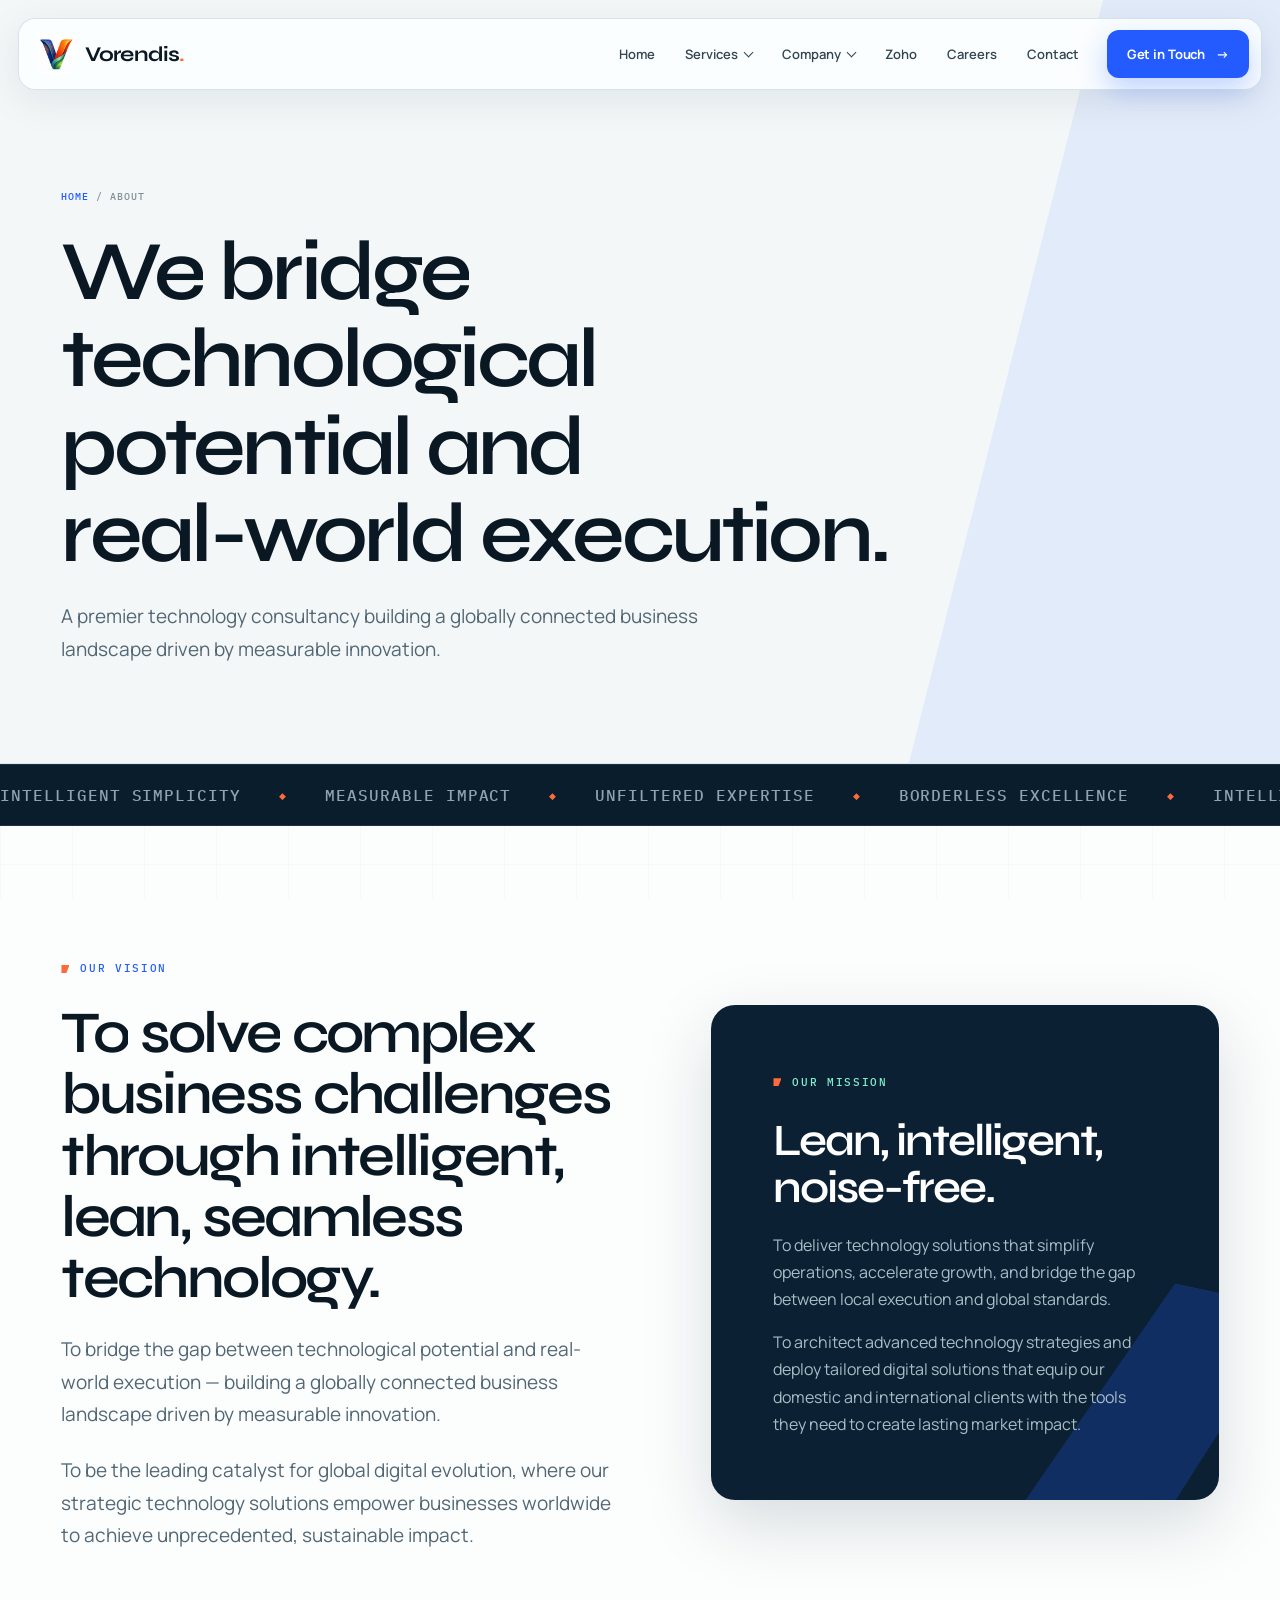
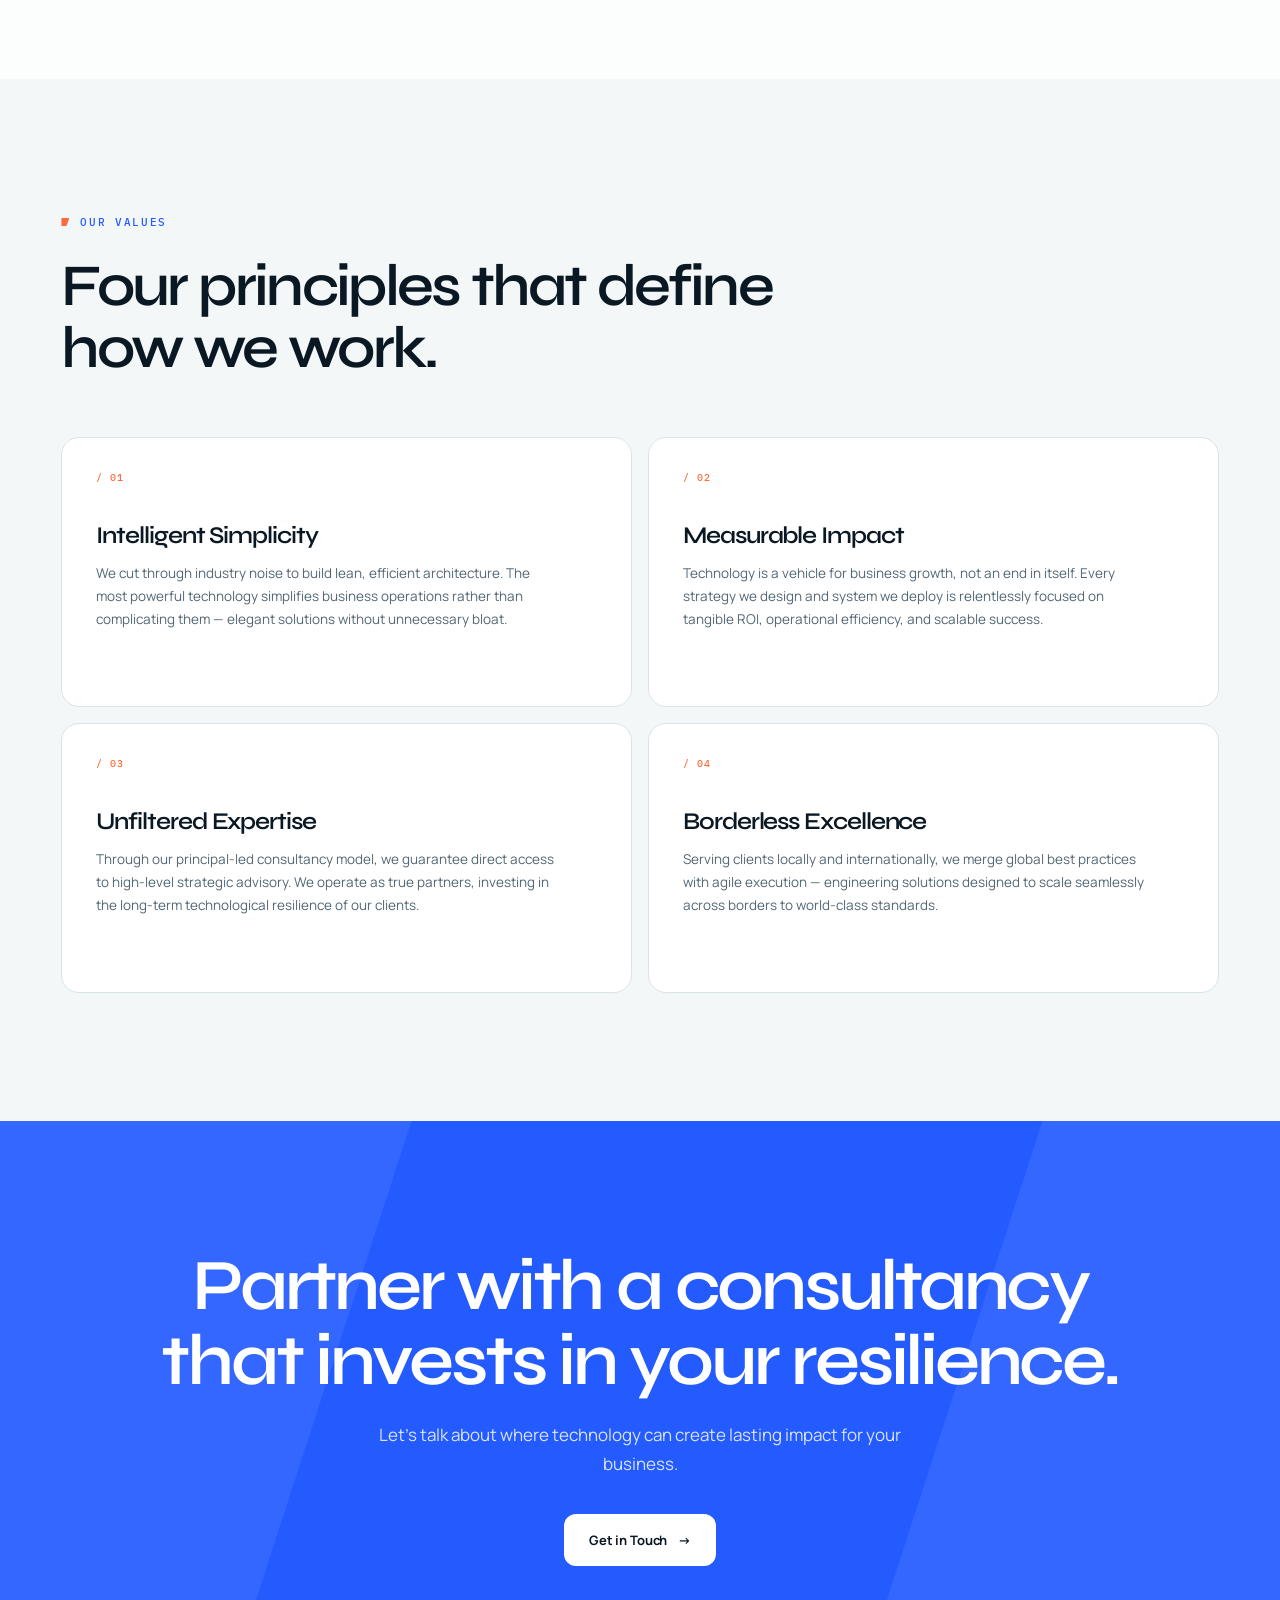
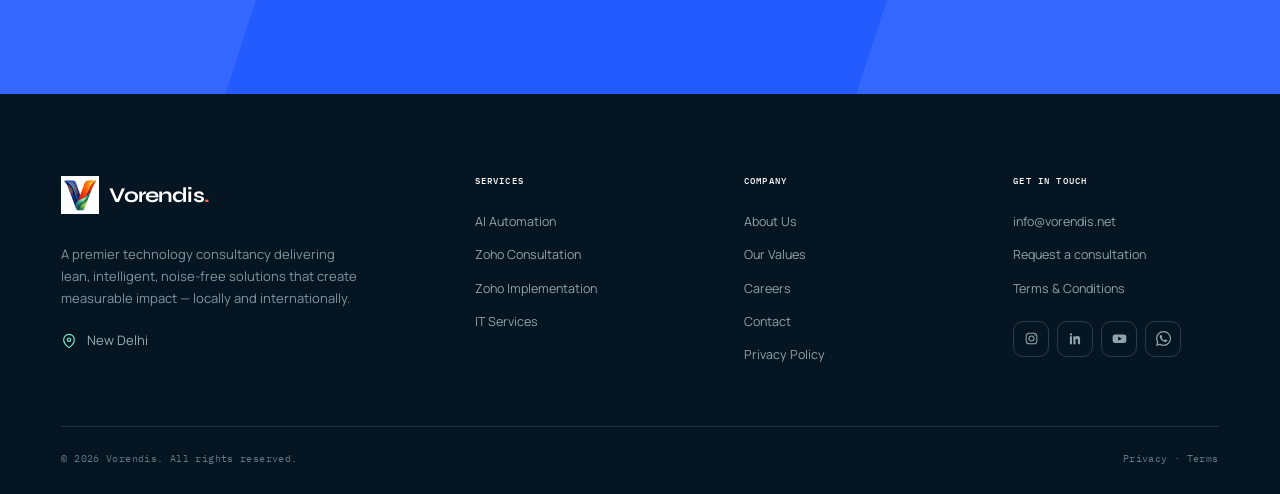
<file: about.html>
<!DOCTYPE html>
<html lang="en">
<head>
  <meta charset="UTF-8" />
  <meta name="viewport" content="width=device-width, initial-scale=1.0" />
  <title>About — Vorendis</title>
  <meta name="description" content="Vorendis architects a future where complex business challenges are solved through intelligent, lean, and seamless technology." />
  <meta name="robots" content="index, follow, max-image-preview:large" />
  <link rel="canonical" href="https://vorendis.net/about.html" />
  <meta property="og:type" content="website" />
  <meta property="og:site_name" content="Vorendis" />
  <meta property="og:title" content="About Vorendis" />
  <meta property="og:description" content="Learn how Vorendis turns complex business challenges into lean, intelligent technology systems." />
  <meta property="og:url" content="https://vorendis.net/about.html" />
  <meta property="og:image" content="https://vorendis.net/assets/og.png" />
  <meta property="og:image:secure_url" content="https://vorendis.net/assets/og.png" />
  <meta property="og:image:type" content="image/png" />
  <meta property="og:image:width" content="1200" />
  <meta property="og:image:height" content="630" />
  <meta property="og:image:alt" content="Vorendis — Technology. Solutions. Impact." />
  <meta name="twitter:card" content="summary_large_image" />
  <meta name="twitter:title" content="About Vorendis" />
  <meta name="twitter:description" content="Learn how Vorendis turns complex business challenges into lean, intelligent technology systems." />
  <meta name="twitter:image" content="https://vorendis.net/assets/og.png" />
  <link rel="icon" type="image/png" href="assets/logo.png" />
  <link rel="preconnect" href="https://fonts.googleapis.com" />
  <link rel="preconnect" href="https://fonts.gstatic.com" crossorigin />
  <link href="https://fonts.googleapis.com/css2?family=IBM+Plex+Mono:wght@400;500&family=Manrope:wght@400;500;600;700&family=Syne:wght@500;600;700&display=swap" rel="stylesheet" />
  <link rel="stylesheet" href="css/style.css?v=3" />
  <script async src="https://www.googletagmanager.com/gtag/js?id=G-JXELH3XNT7"></script>
  <script>
    window.dataLayer = window.dataLayer || [];
    function gtag(){dataLayer.push(arguments);}
    gtag('js', new Date());
    gtag('config', 'G-JXELH3XNT7');
  </script>
</head>
<body>
  <header class="nav" id="nav">
    <a href="/" class="brand">
      <img src="assets/logo.png" alt="Vorendis logo" />
      <span class="brand-name">Vorendis<span class="dot">.</span></span>
    </a>
    <nav>
      <ul class="nav-links">
        <li><a href="/">Home</a></li>

        <li class="nav-item" data-dropdown>
          <button class="nav-trigger" aria-haspopup="true" aria-expanded="false">Services <span class="chev"></span></button>
          <div class="dropdown wide">
            <div class="dropdown-grid">
              <a href="services.html" class="dropdown-link">
                <span class="dl-title">
                  <svg class="dl-ico" viewBox="0 0 24 24" fill="none" stroke="currentColor" stroke-width="1.6"><path d="M3 6h18M6 6v13a1 1 0 0 0 1 1h10a1 1 0 0 0 1-1V6M9 10h6"/><path d="M8 6a4 4 0 0 1 8 0"/></svg>
                  AI Automation <span class="dl-arrow">&#8594;</span>
                </span>
                <span class="dl-desc">AI workflows that remove repetitive work.</span>
              </a>
              <a href="zoho.html" class="dropdown-link">
                <span class="dl-title">
                  <svg class="dl-ico" viewBox="0 0 24 24" fill="none" stroke="currentColor" stroke-width="1.6"><rect x="3" y="3" width="18" height="18" rx="2"/><path d="M8 12l3 3 5-6"/></svg>
                  Zoho Consultation <span class="dl-arrow">&#8594;</span>
                </span>
                <span class="dl-desc">Advisory and roadmap for the Zoho suite.</span>
              </a>
              <a href="zoho.html" class="dropdown-link">
                <span class="dl-title">
                  <svg class="dl-ico" viewBox="0 0 24 24" fill="none" stroke="currentColor" stroke-width="1.6"><path d="M4 7l8-4 8 4-8 4-8-4Z"/><path d="M4 12l8 4 8-4M4 17l8 4 8-4"/></svg>
                  Zoho Implementation <span class="dl-arrow">&#8594;</span>
                </span>
                <span class="dl-desc">Deploy, migrate, integrate and adopt.</span>
              </a>
              <a href="services.html" class="dropdown-link">
                <span class="dl-title">
                  <svg class="dl-ico" viewBox="0 0 24 24" fill="none" stroke="currentColor" stroke-width="1.6"><circle cx="12" cy="12" r="3"/><path d="M12 2v3M12 19v3M2 12h3M19 12h3M5 5l2 2M17 17l2 2M19 5l-2 2M7 17l-2 2"/></svg>
                  IT Services <span class="dl-arrow">&#8594;</span>
                </span>
                <span class="dl-desc">Advanced strategy and custom solutions.</span>
              </a>
            </div>
            <div class="dropdown-foot">
              <div class="df-text">Not sure what you need?<small>We'll help you choose the right path.</small></div>
              <a href="contact.html" class="btn btn-light">Get in Touch</a>
            </div>
          </div>
        </li>

        <li class="nav-item" data-dropdown>
          <button class="nav-trigger" aria-haspopup="true" aria-expanded="false">Company <span class="chev"></span></button>
          <div class="dropdown single">
            <div class="dropdown-grid">
              <a href="about.html" class="dropdown-link">
                <span class="dl-title">About Us <span class="dl-arrow">&#8594;</span></span>
                <span class="dl-desc">Our story, vision and mission.</span>
              </a>
              <a href="about.html" class="dropdown-link">
                <span class="dl-title">Our Values <span class="dl-arrow">&#8594;</span></span>
                <span class="dl-desc">The principles behind every engagement.</span>
              </a>
              <a href="privacy.html" class="dropdown-link">
                <span class="dl-title">Privacy Policy <span class="dl-arrow">&#8594;</span></span>
                <span class="dl-desc">How we protect your data.</span>
              </a>
              <a href="terms.html" class="dropdown-link">
                <span class="dl-title">Terms &amp; Conditions <span class="dl-arrow">&#8594;</span></span>
                <span class="dl-desc">Terms governing our website and services.</span>
              </a>
            </div>
          </div>
        </li>

        <li><a href="zoho.html">Zoho</a></li>
        <li><a href="careers.html">Careers</a></li>
        <li><a href="contact.html">Contact</a></li>
      </ul>
    </nav>
    <div class="nav-cta">
      <a href="contact.html" class="btn btn-primary">Get in Touch <span class="arrow">→</span></a>
      <button class="nav-toggle" id="navToggle" aria-label="Menu"><span></span><span></span><span></span></button>
    </div>
  </header>

  <section class="page-hero">
    <div class="container">
      <div class="crumbs line-reveal"><a href="/">Home</a> / About</div>
      <h1 class="reveal-words">We bridge technological potential and real-world execution.</h1>
      <p class="line-reveal">A premier technology consultancy building a globally connected business landscape driven by measurable innovation.</p>
    </div>
  </section>

  <!-- MARQUEE -->
  <div class="marquee">
    <div class="marquee-track">
      <span class="marquee-item">Intelligent simplicity</span>
      <span class="marquee-item">Measurable impact</span>
      <span class="marquee-item">Unfiltered expertise</span>
      <span class="marquee-item">Borderless excellence</span>
    </div>
  </div>

  <!-- VISION -->
  <section class="section">
    <div class="container split">
      <div class="line-reveal">
        <span class="eyebrow">Our vision</span>
        <h2 class="section-title reveal-words">To solve complex business challenges through intelligent, lean, seamless technology.</h2>
        <p class="section-lead">To bridge the gap between technological potential and real-world execution — building a globally connected business landscape driven by measurable innovation.</p>
        <p class="section-lead">To be the leading catalyst for global digital evolution, where our strategic technology solutions empower businesses worldwide to achieve unprecedented, sustainable impact.</p>
      </div>
      <div class="split-visual line-reveal">
        <span class="eyebrow">Our mission</span>
        <h3>Lean, intelligent, noise-free.</h3>
        <p>To deliver technology solutions that simplify operations, accelerate growth, and bridge the gap between local execution and global standards.</p>
        <p style="margin-top:16px">To architect advanced technology strategies and deploy tailored digital solutions that equip our domestic and international clients with the tools they need to create lasting market impact.</p>
      </div>
    </div>
  </section>

  <!-- VALUES -->
  <section class="section industries">
    <div class="container">
      <span class="eyebrow reveal">Our values</span>
      <h2 class="section-title line-reveal">Four principles that define how we work.</h2>
      <div class="ind-grid">
        <div class="ind-card line-reveal"><div class="ind-idx">/ 01</div><h4>Intelligent Simplicity</h4><p>We cut through industry noise to build lean, efficient architecture. The most powerful technology simplifies business operations rather than complicating them — elegant solutions without unnecessary bloat.</p></div>
        <div class="ind-card line-reveal"><div class="ind-idx">/ 02</div><h4>Measurable Impact</h4><p>Technology is a vehicle for business growth, not an end in itself. Every strategy we design and system we deploy is relentlessly focused on tangible ROI, operational efficiency, and scalable success.</p></div>
        <div class="ind-card line-reveal"><div class="ind-idx">/ 03</div><h4>Unfiltered Expertise</h4><p>Through our principal-led consultancy model, we guarantee direct access to high-level strategic advisory. We operate as true partners, investing in the long-term technological resilience of our clients.</p></div>
        <div class="ind-card line-reveal"><div class="ind-idx">/ 04</div><h4>Borderless Excellence</h4><p>Serving clients locally and internationally, we merge global best practices with agile execution — engineering solutions designed to scale seamlessly across borders to world-class standards.</p></div>
      </div>
    </div>
  </section>

  <section class="section cta">
    <div class="container">
      <h2 class="line-reveal">Partner with a consultancy that invests in your resilience.</h2>
      <p class="line-reveal">Let's talk about where technology can create lasting impact for your business.</p>
      <div class="hero-actions line-reveal"><a href="contact.html" class="btn btn-light">Get in Touch <span class="arrow">→</span></a></div>
    </div>
  </section>

  <footer class="footer">
    <div class="container">
      <div class="footer-top">
        <div>
          <a href="/" class="brand">
            <img src="assets/logo.png" alt="Vorendis logo" />
            <span class="brand-name">Vorendis<span class="dot">.</span></span>
          </a>
          <p class="about">A premier technology consultancy delivering lean, intelligent, noise-free solutions that create measurable impact — locally and internationally.</p>
          <p class="footer-location"><svg width="16" height="16" viewBox="0 0 24 24" fill="none" stroke="currentColor" stroke-width="1.7" stroke-linecap="round" stroke-linejoin="round" aria-hidden="true"><path d="M20 10c0 6-8 12-8 12S4 16 4 10a8 8 0 1 1 16 0Z"/><circle cx="12" cy="10" r="2.5"/></svg><span>New Delhi</span></p>
        </div>
        <div class="footer-col"><h5>Services</h5><a href="services.html">AI Automation</a><a href="zoho.html">Zoho Consultation</a><a href="zoho.html">Zoho Implementation</a><a href="services.html">IT Services</a></div>
        <div class="footer-col"><h5>Company</h5><a href="about.html">About Us</a><a href="/#values">Our Values</a><a href="careers.html">Careers</a><a href="contact.html">Contact</a><a href="privacy.html">Privacy Policy</a></div>
        <div class="footer-col"><h5>Get in touch</h5><a href="mailto:info@vorendis.net">info@vorendis.net</a><a href="contact.html">Request a consultation</a><a href="terms.html">Terms &amp; Conditions</a>
          <nav class="footer-social" aria-label="Social">
            <a href="https://www.instagram.com/vorendispvtltd/" target="_blank" rel="noopener noreferrer" aria-label="Instagram"><svg width="15" height="15" viewBox="0 0 24 24" fill="none" stroke="currentColor" stroke-width="1.7" aria-hidden="true"><rect x="3.5" y="3.5" width="17" height="17" rx="5"/><circle cx="12" cy="12" r="4"/><circle cx="17.4" cy="6.6" r=".9" fill="currentColor" stroke="none"/></svg></a>
            <a href="https://www.linkedin.com/company/143950781/" target="_blank" rel="noopener noreferrer" aria-label="LinkedIn"><svg width="15" height="15" viewBox="0 0 24 24" fill="currentColor" aria-hidden="true"><path d="M4.7 3.4A1.9 1.9 0 1 1 2.8 5.3a1.9 1.9 0 0 1 1.9-1.9zM3 8.2h3.4V21H3zm5.6 0H12v1.7h.1c.4-.8 1.5-1.9 3.2-1.9 3.4 0 4 2.2 4 5.1V21h-3.4v-5.6c0-1.3 0-3-1.8-3s-2.1 1.4-2.1 2.9V21H8.6z"/></svg></a>
            <a href="https://www.youtube.com/@Vorendis" target="_blank" rel="noopener noreferrer" aria-label="YouTube"><svg width="15" height="15" viewBox="0 0 24 24" fill="currentColor" aria-hidden="true"><path d="M23 12.2s0-3.2-.4-4.6c-.2-.9-.9-1.6-1.8-1.8C19.2 5.4 12 5.4 12 5.4s-7.2 0-8.8.4c-.9.2-1.6.9-1.8 1.8C1 9 1 12.2 1 12.2s0 3.2.4 4.6c.2.9.9 1.6 1.8 1.8 1.6.4 8.8.4 8.8.4s7.2 0 8.8-.4c.9-.2 1.6-.9 1.8-1.8.4-1.4.4-4.6.4-4.6zM9.8 15.5v-6.6l6.2 3.3z"/></svg></a>
            <a href="https://wa.me/919310843731" target="_blank" rel="noopener noreferrer" aria-label="Chat with Vorendis on WhatsApp Business at +91 9310843731" title="WhatsApp Business: +91 9310843731"><svg width="15" height="15" viewBox="0 0 24 24" fill="currentColor" aria-hidden="true"><path d="M20.52 3.48A11.91 11.91 0 0 0 12.05 0C5.46 0 .1 5.36.1 11.95c0 2.1.55 4.16 1.6 5.98L0 24l6.26-1.64a11.94 11.94 0 0 0 5.79 1.48h.01C18.65 23.84 24 18.48 24 11.89c0-3.19-1.24-6.19-3.48-8.41zM12.06 21.82h-.01a9.9 9.9 0 0 1-5.04-1.38l-.36-.21-3.72.98.99-3.63-.24-.37a9.9 9.9 0 0 1-1.52-5.26c0-5.48 4.46-9.94 9.95-9.94a9.87 9.87 0 0 1 7.03 2.92 9.87 9.87 0 0 1 2.91 7.03c0 5.48-4.46 9.94-9.99 9.86zm5.45-7.44c-.3-.15-1.77-.87-2.04-.97-.27-.1-.47-.15-.67.15-.2.3-.77.97-.94 1.17-.17.2-.35.22-.65.07-.3-.15-1.26-.46-2.4-1.48-.89-.79-1.49-1.77-1.66-2.07-.17-.3-.02-.46.13-.61.13-.13.3-.35.45-.52.15-.17.2-.3.3-.5.1-.2.05-.37-.02-.52-.08-.15-.67-1.62-.92-2.22-.24-.58-.49-.5-.67-.51h-.57c-.2 0-.52.07-.8.37-.27.3-1.04 1.02-1.04 2.49s1.07 2.89 1.22 3.09c.15.2 2.1 3.2 5.09 4.49.71.31 1.26.49 1.69.62.71.23 1.36.2 1.87.12.57-.09 1.77-.72 2.02-1.42.25-.7.25-1.29.17-1.42-.07-.12-.27-.2-.57-.35z"/></svg></a>
          </nav></div>
      </div>
      <div class="footer-bottom"><span>© 2026 Vorendis. All rights reserved.</span><span><a href="privacy.html">Privacy</a> · <a href="terms.html">Terms</a></span></div>
    </div>
  </footer>

  <script src="js/main.js"></script>
</body>
</html>
</file>
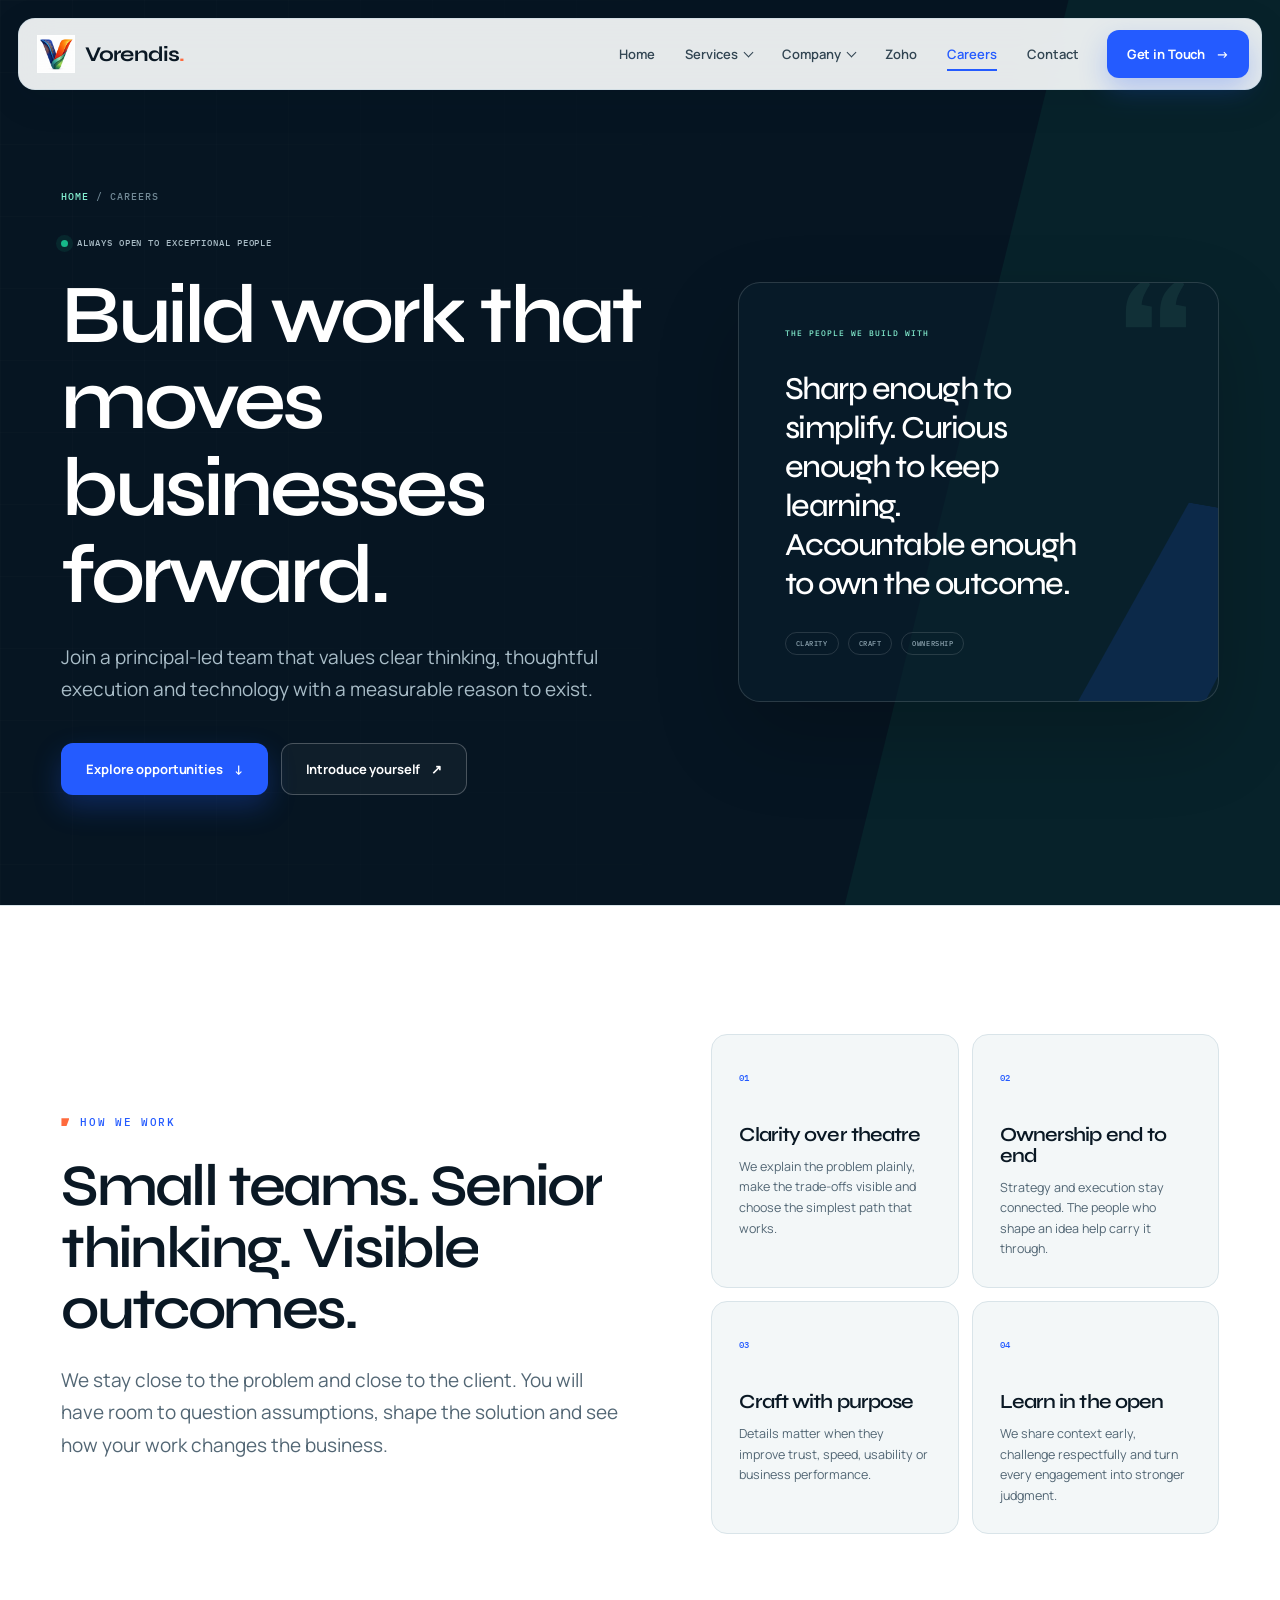
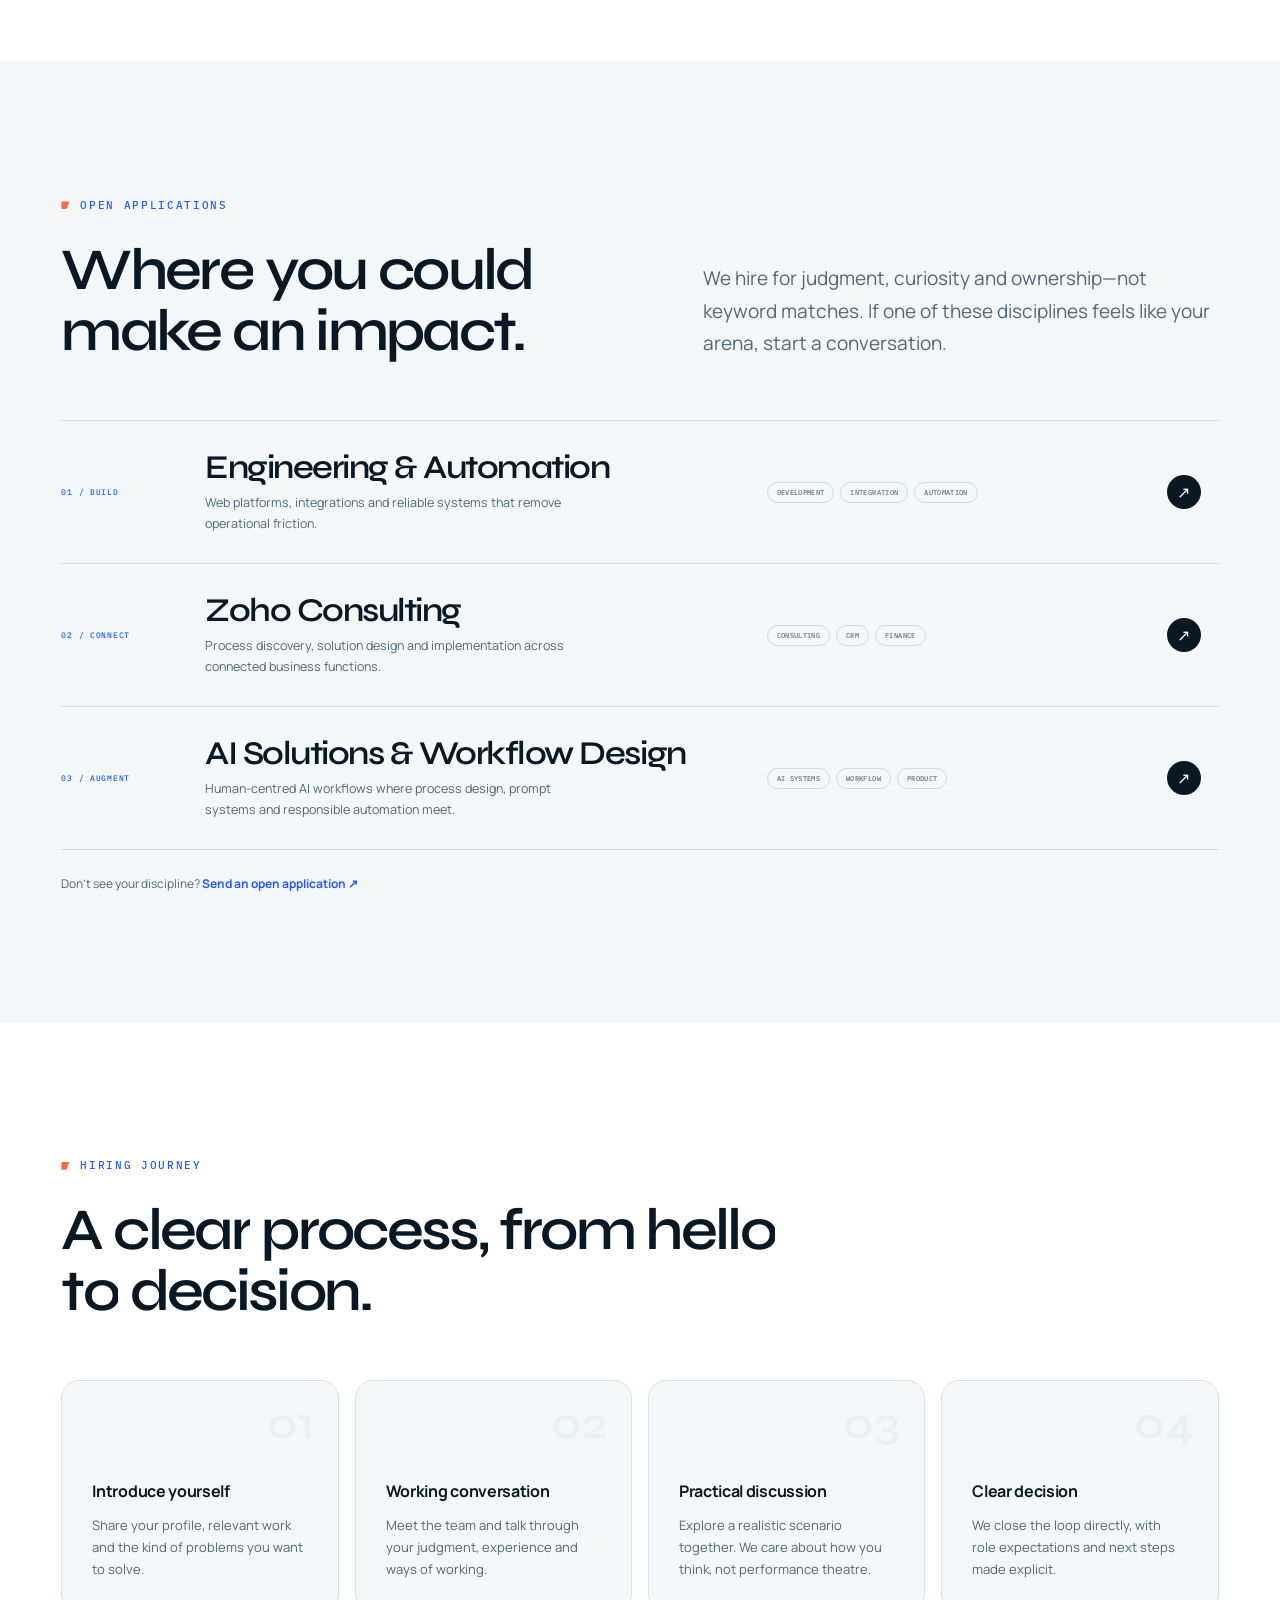
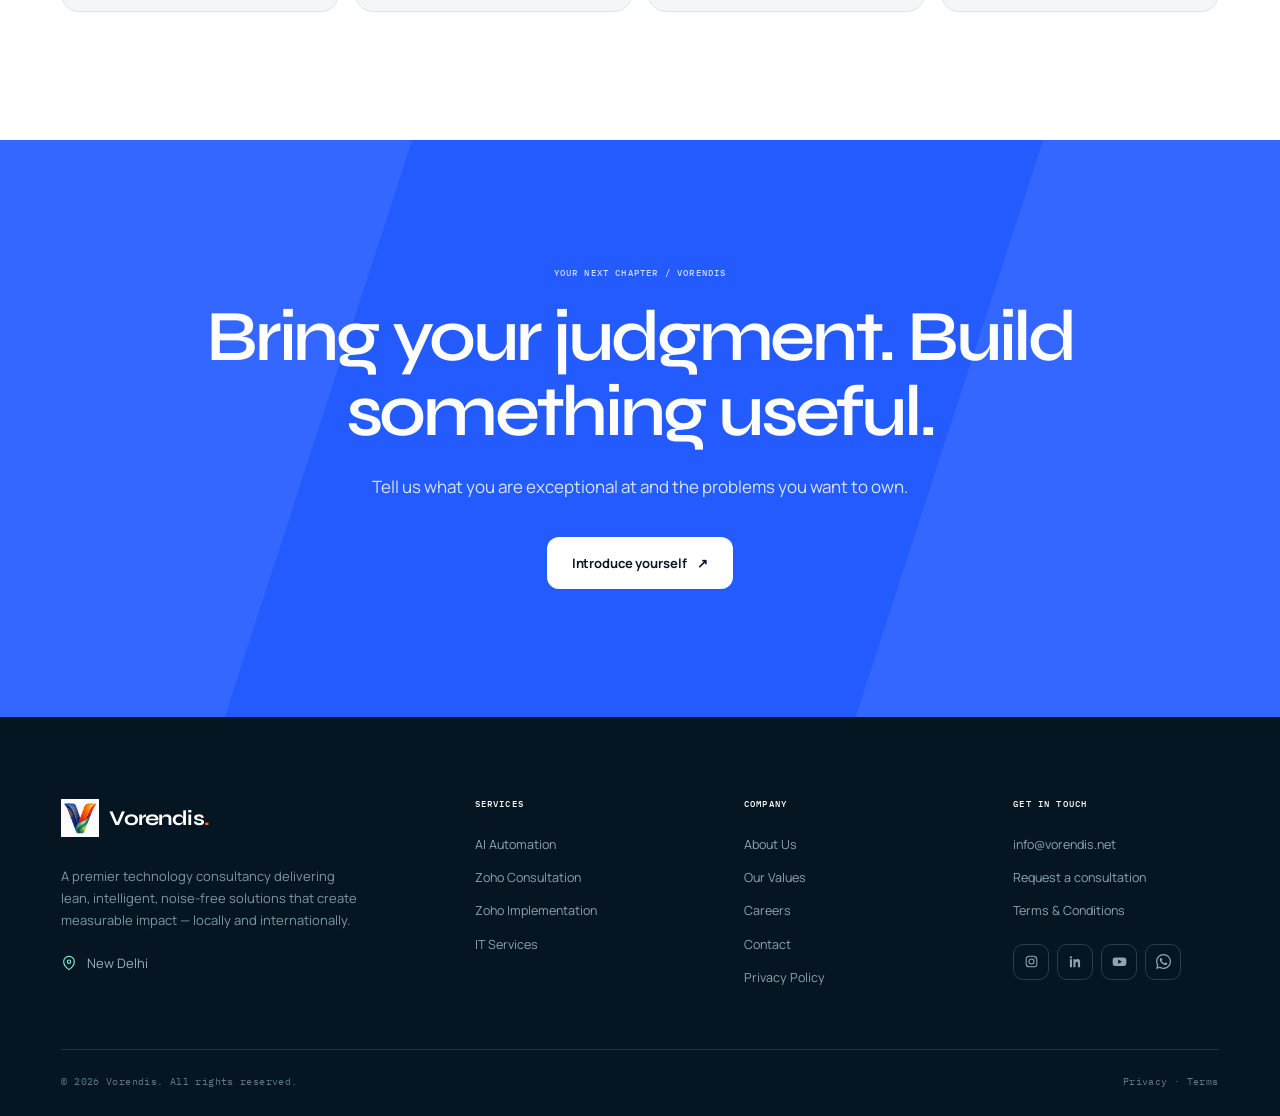
<file: careers.html>
<!DOCTYPE html>
<html lang="en">
<head>
  <meta charset="UTF-8" />
  <meta name="viewport" content="width=device-width, initial-scale=1.0" />
  <title>Careers — Build Meaningful Technology at Vorendis</title>
  <meta name="description" content="Join Vorendis and help ambitious businesses turn complex technology into clear, measurable progress. Explore career paths in engineering, Zoho consulting and AI automation." />
  <meta name="robots" content="index, follow, max-image-preview:large" />
  <link rel="canonical" href="https://vorendis.net/careers.html" />
  <meta property="og:type" content="website" />
  <meta property="og:site_name" content="Vorendis" />
  <meta property="og:title" content="Careers at Vorendis" />
  <meta property="og:description" content="Build meaningful technology and grow your career in engineering, Zoho consulting and AI automation." />
  <meta property="og:url" content="https://vorendis.net/careers.html" />
  <meta property="og:image" content="https://vorendis.net/assets/og.png" />
  <meta property="og:image:secure_url" content="https://vorendis.net/assets/og.png" />
  <meta property="og:image:type" content="image/png" />
  <meta property="og:image:width" content="1200" />
  <meta property="og:image:height" content="630" />
  <meta property="og:image:alt" content="Vorendis — Technology. Solutions. Impact." />
  <meta name="twitter:card" content="summary_large_image" />
  <meta name="twitter:title" content="Careers at Vorendis" />
  <meta name="twitter:description" content="Build meaningful technology and grow your career in engineering, Zoho consulting and AI automation." />
  <meta name="twitter:image" content="https://vorendis.net/assets/og.png" />
  <link rel="icon" type="image/png" href="assets/logo.png" />
  <link rel="preconnect" href="https://fonts.googleapis.com" />
  <link rel="preconnect" href="https://fonts.gstatic.com" crossorigin />
  <link href="https://fonts.googleapis.com/css2?family=IBM+Plex+Mono:wght@400;500&family=Manrope:wght@400;500;600;700&family=Syne:wght@500;600;700&display=swap" rel="stylesheet" />
  <link rel="stylesheet" href="css/style.css?v=3" />
  <script async src="https://www.googletagmanager.com/gtag/js?id=G-JXELH3XNT7"></script>
  <script>
    window.dataLayer = window.dataLayer || [];
    function gtag(){dataLayer.push(arguments);}
    gtag('js', new Date());
    gtag('config', 'G-JXELH3XNT7');
  </script>
</head>
<body>
  <header class="nav" id="nav">
    <a href="/" class="brand">
      <img src="assets/logo.png" alt="Vorendis logo" />
      <span class="brand-name">Vorendis<span class="dot">.</span></span>
    </a>
    <nav aria-label="Primary navigation">
      <ul class="nav-links">
        <li><a href="/">Home</a></li>
        <li class="nav-item" data-dropdown>
          <button class="nav-trigger" aria-haspopup="true" aria-expanded="false">Services <span class="chev"></span></button>
          <div class="dropdown wide">
            <div class="dropdown-grid">
              <a href="services.html" class="dropdown-link">
                <span class="dl-title"><svg class="dl-ico" viewBox="0 0 24 24" fill="none" stroke="currentColor" stroke-width="1.6"><rect x="5" y="5" width="14" height="14" rx="3"/><path d="M9 9h6v6H9zM9 2v3M15 2v3M9 19v3M15 19v3M2 9h3M19 9h3M2 15h3M19 15h3"/></svg>AI Automation <span class="dl-arrow">→</span></span>
                <span class="dl-desc">AI workflows that remove repetitive work.</span>
              </a>
              <a href="zoho.html" class="dropdown-link">
                <span class="dl-title"><svg class="dl-ico" viewBox="0 0 24 24" fill="none" stroke="currentColor" stroke-width="1.6"><rect x="3" y="3" width="18" height="18" rx="2"/><path d="M8 12l3 3 5-6"/></svg>Zoho Consultation <span class="dl-arrow">→</span></span>
                <span class="dl-desc">Advisory and roadmap for the Zoho suite.</span>
              </a>
              <a href="zoho.html" class="dropdown-link">
                <span class="dl-title"><svg class="dl-ico" viewBox="0 0 24 24" fill="none" stroke="currentColor" stroke-width="1.6"><path d="M4 7l8-4 8 4-8 4-8-4Z"/><path d="M4 12l8 4 8-4M4 17l8 4 8-4"/></svg>Zoho Implementation <span class="dl-arrow">→</span></span>
                <span class="dl-desc">Deploy, migrate, integrate and adopt.</span>
              </a>
              <a href="services.html" class="dropdown-link">
                <span class="dl-title"><svg class="dl-ico" viewBox="0 0 24 24" fill="none" stroke="currentColor" stroke-width="1.6"><circle cx="12" cy="12" r="3"/><path d="M12 2v3M12 19v3M2 12h3M19 12h3M5 5l2 2M17 17l2 2M19 5l-2 2M7 17l-2 2"/></svg>IT Services <span class="dl-arrow">→</span></span>
                <span class="dl-desc">Advanced strategy and custom solutions.</span>
              </a>
            </div>
            <div class="dropdown-foot">
              <div class="df-text">Not sure what you need?<small>We'll help you choose the right path.</small></div>
              <a href="contact.html" class="btn btn-light">Get in Touch</a>
            </div>
          </div>
        </li>
        <li class="nav-item" data-dropdown>
          <button class="nav-trigger" aria-haspopup="true" aria-expanded="false">Company <span class="chev"></span></button>
          <div class="dropdown single">
            <div class="dropdown-grid">
              <a href="about.html" class="dropdown-link"><span class="dl-title">About Us <span class="dl-arrow">→</span></span><span class="dl-desc">Our story, vision and mission.</span></a>
              <a href="about.html" class="dropdown-link"><span class="dl-title">Our Values <span class="dl-arrow">→</span></span><span class="dl-desc">The principles behind every engagement.</span></a>
              <a href="privacy.html" class="dropdown-link"><span class="dl-title">Privacy Policy <span class="dl-arrow">→</span></span><span class="dl-desc">How we protect your data.</span></a>
              <a href="terms.html" class="dropdown-link"><span class="dl-title">Terms &amp; Conditions <span class="dl-arrow">→</span></span><span class="dl-desc">Terms governing our website and services.</span></a>
            </div>
          </div>
        </li>
        <li><a href="zoho.html">Zoho</a></li>
        <li><a href="careers.html">Careers</a></li>
        <li><a href="contact.html">Contact</a></li>
      </ul>
    </nav>
    <div class="nav-cta">
      <a href="contact.html" class="btn btn-primary">Get in Touch <span class="arrow">→</span></a>
      <button class="nav-toggle" id="navToggle" aria-label="Menu"><span></span><span></span><span></span></button>
    </div>
  </header>

  <main>
    <section class="page-hero career-hero">
      <div class="container career-hero-grid">
        <div>
          <div class="crumbs line-reveal"><a href="/">Home</a> / Careers</div>
          <div class="career-status line-reveal"><i></i> Always open to exceptional people</div>
          <h1 class="reveal-words">Build work that moves businesses forward.</h1>
          <p class="line-reveal">Join a principal-led team that values clear thinking, thoughtful execution and technology with a measurable reason to exist.</p>
          <div class="hero-actions line-reveal"><a href="#opportunities" class="btn btn-primary">Explore opportunities <span class="arrow">↓</span></a><a href="mailto:info@vorendis.net?subject=Career%20application%20at%20Vorendis" class="btn career-secondary">Introduce yourself <span class="arrow">↗</span></a></div>
        </div>
        <aside class="career-manifesto">
          <span>The people we build with</span>
          <blockquote>Sharp enough to simplify. Curious enough to keep learning. Accountable enough to own the outcome.</blockquote>
          <div><i>Clarity</i><i>Craft</i><i>Ownership</i></div>
        </aside>
      </div>
    </section>

    <section class="section career-intro">
      <div class="container split">
        <div class="line-reveal">
          <span class="eyebrow">How we work</span>
          <h2 class="section-title reveal-words">Small teams. Senior thinking. Visible outcomes.</h2>
          <p class="section-lead">We stay close to the problem and close to the client. You will have room to question assumptions, shape the solution and see how your work changes the business.</p>
        </div>
        <div class="career-principles">
          <article class="principle-card line-reveal"><span>01</span><h3>Clarity over theatre</h3><p>We explain the problem plainly, make the trade-offs visible and choose the simplest path that works.</p></article>
          <article class="principle-card line-reveal"><span>02</span><h3>Ownership end to end</h3><p>Strategy and execution stay connected. The people who shape an idea help carry it through.</p></article>
          <article class="principle-card line-reveal"><span>03</span><h3>Craft with purpose</h3><p>Details matter when they improve trust, speed, usability or business performance.</p></article>
          <article class="principle-card line-reveal"><span>04</span><h3>Learn in the open</h3><p>We share context early, challenge respectfully and turn every engagement into stronger judgment.</p></article>
        </div>
      </div>
    </section>

    <section class="section opportunities" id="opportunities">
      <div class="container">
        <div class="opportunities-head">
          <div><span class="eyebrow line-reveal">Open applications</span><h2 class="section-title reveal-words">Where you could make an impact.</h2></div>
          <p class="section-lead line-reveal">We hire for judgment, curiosity and ownership—not keyword matches. If one of these disciplines feels like your arena, start a conversation.</p>
        </div>
        <div class="roles-list">
          <a class="role-card line-reveal" href="mailto:info@vorendis.net?subject=Career%20application%20%E2%80%94%20Engineering%20and%20Automation">
            <div class="role-index">01 / BUILD</div><div><h3>Engineering &amp; Automation</h3><p>Web platforms, integrations and reliable systems that remove operational friction.</p></div><div class="role-tags"><span>Development</span><span>Integration</span><span>Automation</span></div><span class="role-arrow">↗</span>
          </a>
          <a class="role-card line-reveal" href="mailto:info@vorendis.net?subject=Career%20application%20%E2%80%94%20Zoho%20Consulting">
            <div class="role-index">02 / CONNECT</div><div><h3>Zoho Consulting</h3><p>Process discovery, solution design and implementation across connected business functions.</p></div><div class="role-tags"><span>Consulting</span><span>CRM</span><span>Finance</span></div><span class="role-arrow">↗</span>
          </a>
          <a class="role-card line-reveal" href="mailto:info@vorendis.net?subject=Career%20application%20%E2%80%94%20AI%20Solutions">
            <div class="role-index">03 / AUGMENT</div><div><h3>AI Solutions &amp; Workflow Design</h3><p>Human-centred AI workflows where process design, prompt systems and responsible automation meet.</p></div><div class="role-tags"><span>AI Systems</span><span>Workflow</span><span>Product</span></div><span class="role-arrow">↗</span>
          </a>
        </div>
        <p class="roles-note line-reveal">Don't see your discipline? <a href="mailto:info@vorendis.net?subject=Open%20career%20application%20at%20Vorendis">Send an open application ↗</a></p>
      </div>
    </section>

    <section class="section hiring-section">
      <div class="container">
        <span class="eyebrow line-reveal">Hiring journey</span>
        <h2 class="section-title reveal-words">A clear process, from hello to decision.</h2>
        <div class="process-steps hiring-steps">
          <article class="step line-reveal"><span class="s-num">01</span><h4>Introduce yourself</h4><p>Share your profile, relevant work and the kind of problems you want to solve.</p></article>
          <article class="step line-reveal"><span class="s-num">02</span><h4>Working conversation</h4><p>Meet the team and talk through your judgment, experience and ways of working.</p></article>
          <article class="step line-reveal"><span class="s-num">03</span><h4>Practical discussion</h4><p>Explore a realistic scenario together. We care about how you think, not performance theatre.</p></article>
          <article class="step line-reveal"><span class="s-num">04</span><h4>Clear decision</h4><p>We close the loop directly, with role expectations and next steps made explicit.</p></article>
        </div>
      </div>
    </section>

    <section class="section cta career-cta">
      <div class="container">
        <span class="cta-kicker line-reveal">YOUR NEXT CHAPTER / VORENDIS</span>
        <h2 class="line-reveal">Bring your judgment. Build something useful.</h2>
        <p class="line-reveal">Tell us what you are exceptional at and the problems you want to own.</p>
        <div class="hero-actions line-reveal"><a href="mailto:info@vorendis.net?subject=Career%20application%20at%20Vorendis" class="btn btn-light">Introduce yourself <span class="arrow">↗</span></a></div>
      </div>
    </section>
  </main>

  <footer class="footer">
    <div class="container">
      <div class="footer-top">
        <div><a href="/" class="brand"><img src="assets/logo.png" alt="Vorendis logo" /><span class="brand-name">Vorendis<span class="dot">.</span></span></a><p class="about">A premier technology consultancy delivering lean, intelligent, noise-free solutions that create measurable impact — locally and internationally.</p>
          <p class="footer-location"><svg width="16" height="16" viewBox="0 0 24 24" fill="none" stroke="currentColor" stroke-width="1.7" stroke-linecap="round" stroke-linejoin="round" aria-hidden="true"><path d="M20 10c0 6-8 12-8 12S4 16 4 10a8 8 0 1 1 16 0Z"/><circle cx="12" cy="10" r="2.5"/></svg><span>New Delhi</span></p></div>
        <div class="footer-col"><h5>Services</h5><a href="services.html">AI Automation</a><a href="zoho.html">Zoho Consultation</a><a href="zoho.html">Zoho Implementation</a><a href="services.html">IT Services</a></div>
        <div class="footer-col"><h5>Company</h5><a href="about.html">About Us</a><a href="/#values">Our Values</a><a href="careers.html">Careers</a><a href="contact.html">Contact</a><a href="privacy.html">Privacy Policy</a></div>
        <div class="footer-col"><h5>Get in touch</h5><a href="mailto:info@vorendis.net">info@vorendis.net</a><a href="contact.html">Request a consultation</a><a href="terms.html">Terms &amp; Conditions</a>
          <nav class="footer-social" aria-label="Social">
            <a href="https://www.instagram.com/vorendispvtltd/" target="_blank" rel="noopener noreferrer" aria-label="Instagram"><svg width="15" height="15" viewBox="0 0 24 24" fill="none" stroke="currentColor" stroke-width="1.7" aria-hidden="true"><rect x="3.5" y="3.5" width="17" height="17" rx="5"/><circle cx="12" cy="12" r="4"/><circle cx="17.4" cy="6.6" r=".9" fill="currentColor" stroke="none"/></svg></a>
            <a href="https://www.linkedin.com/company/143950781/" target="_blank" rel="noopener noreferrer" aria-label="LinkedIn"><svg width="15" height="15" viewBox="0 0 24 24" fill="currentColor" aria-hidden="true"><path d="M4.7 3.4A1.9 1.9 0 1 1 2.8 5.3a1.9 1.9 0 0 1 1.9-1.9zM3 8.2h3.4V21H3zm5.6 0H12v1.7h.1c.4-.8 1.5-1.9 3.2-1.9 3.4 0 4 2.2 4 5.1V21h-3.4v-5.6c0-1.3 0-3-1.8-3s-2.1 1.4-2.1 2.9V21H8.6z"/></svg></a>
            <a href="https://www.youtube.com/@Vorendis" target="_blank" rel="noopener noreferrer" aria-label="YouTube"><svg width="15" height="15" viewBox="0 0 24 24" fill="currentColor" aria-hidden="true"><path d="M23 12.2s0-3.2-.4-4.6c-.2-.9-.9-1.6-1.8-1.8C19.2 5.4 12 5.4 12 5.4s-7.2 0-8.8.4c-.9.2-1.6.9-1.8 1.8C1 9 1 12.2 1 12.2s0 3.2.4 4.6c.2.9.9 1.6 1.8 1.8 1.6.4 8.8.4 8.8.4s7.2 0 8.8-.4c.9-.2 1.6-.9 1.8-1.8.4-1.4.4-4.6.4-4.6zM9.8 15.5v-6.6l6.2 3.3z"/></svg></a>
            <a href="https://wa.me/919310843731" target="_blank" rel="noopener noreferrer" aria-label="Chat with Vorendis on WhatsApp Business at +91 9310843731" title="WhatsApp Business: +91 9310843731"><svg width="15" height="15" viewBox="0 0 24 24" fill="currentColor" aria-hidden="true"><path d="M20.52 3.48A11.91 11.91 0 0 0 12.05 0C5.46 0 .1 5.36.1 11.95c0 2.1.55 4.16 1.6 5.98L0 24l6.26-1.64a11.94 11.94 0 0 0 5.79 1.48h.01C18.65 23.84 24 18.48 24 11.89c0-3.19-1.24-6.19-3.48-8.41zM12.06 21.82h-.01a9.9 9.9 0 0 1-5.04-1.38l-.36-.21-3.72.98.99-3.63-.24-.37a9.9 9.9 0 0 1-1.52-5.26c0-5.48 4.46-9.94 9.95-9.94a9.87 9.87 0 0 1 7.03 2.92 9.87 9.87 0 0 1 2.91 7.03c0 5.48-4.46 9.94-9.99 9.86zm5.45-7.44c-.3-.15-1.77-.87-2.04-.97-.27-.1-.47-.15-.67.15-.2.3-.77.97-.94 1.17-.17.2-.35.22-.65.07-.3-.15-1.26-.46-2.4-1.48-.89-.79-1.49-1.77-1.66-2.07-.17-.3-.02-.46.13-.61.13-.13.3-.35.45-.52.15-.17.2-.3.3-.5.1-.2.05-.37-.02-.52-.08-.15-.67-1.62-.92-2.22-.24-.58-.49-.5-.67-.51h-.57c-.2 0-.52.07-.8.37-.27.3-1.04 1.02-1.04 2.49s1.07 2.89 1.22 3.09c.15.2 2.1 3.2 5.09 4.49.71.31 1.26.49 1.69.62.71.23 1.36.2 1.87.12.57-.09 1.77-.72 2.02-1.42.25-.7.25-1.29.17-1.42-.07-.12-.27-.2-.57-.35z"/></svg></a>
          </nav></div>
      </div>
      <div class="footer-bottom"><span>© 2026 Vorendis. All rights reserved.</span><span><a href="privacy.html">Privacy</a> · <a href="terms.html">Terms</a></span></div>
    </div>
  </footer>
  <script src="js/main.js"></script>
</body>
</html>
</file>
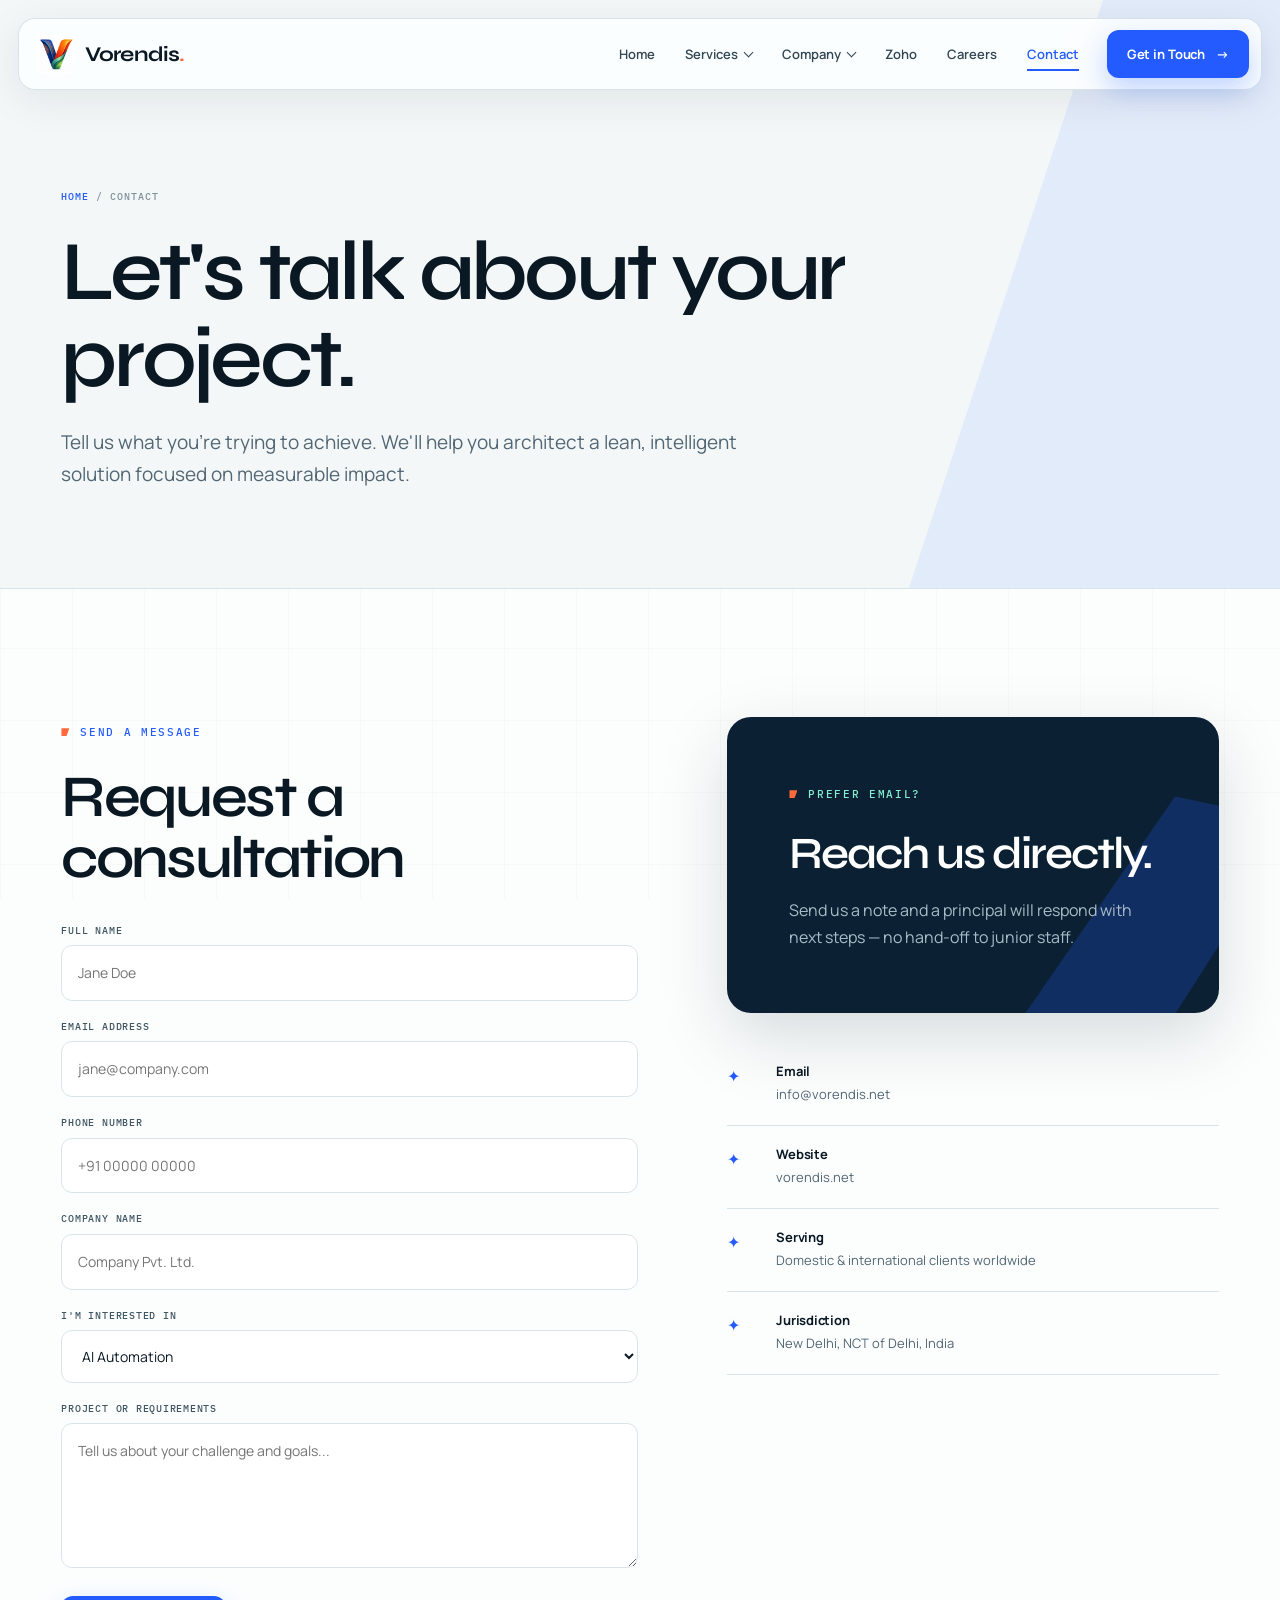
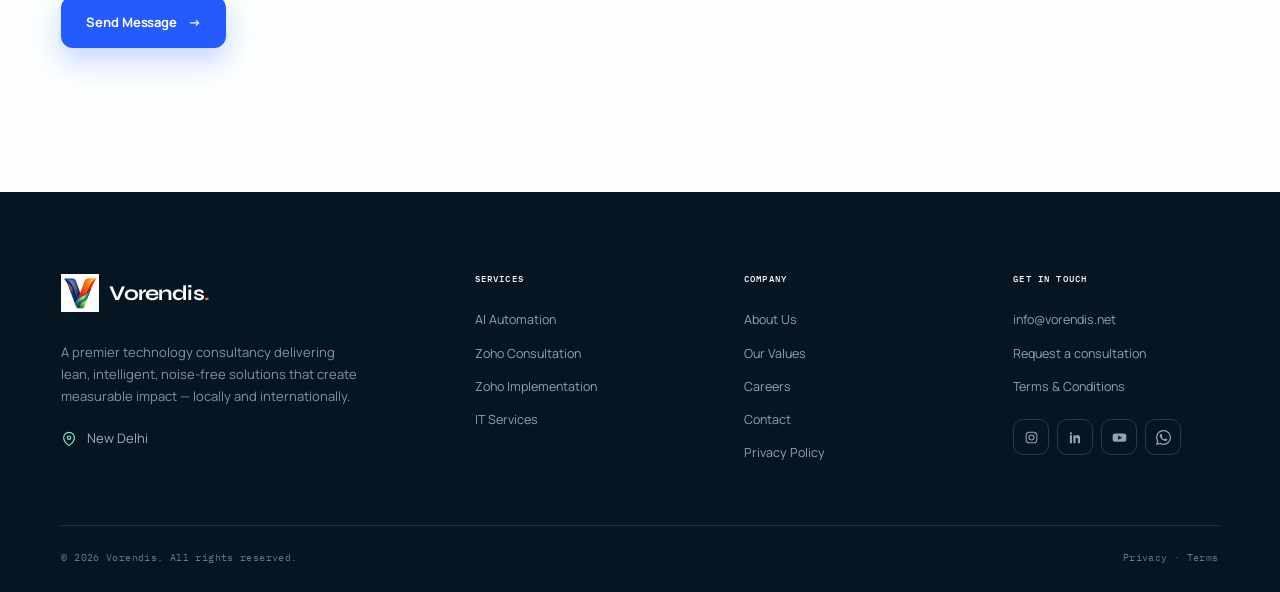
<file: contact.html>
<!DOCTYPE html>
<html lang="en">
<head>
  <meta charset="UTF-8" />
  <meta name="viewport" content="width=device-width, initial-scale=1.0" />
  <title>Contact — Vorendis</title>
  <meta name="description" content="Get in touch with Vorendis. Tell us about your project and we'll design a lean, intelligent solution focused on measurable impact." />
  <meta name="robots" content="index, follow, max-image-preview:large" />
  <link rel="canonical" href="https://vorendis.net/contact.html" />
  <meta property="og:type" content="website" />
  <meta property="og:site_name" content="Vorendis" />
  <meta property="og:title" content="Contact Vorendis" />
  <meta property="og:description" content="Discuss your AI automation, Zoho or IT services project with Vorendis." />
  <meta property="og:url" content="https://vorendis.net/contact.html" />
  <meta property="og:image" content="https://vorendis.net/assets/og.png" />
  <meta property="og:image:secure_url" content="https://vorendis.net/assets/og.png" />
  <meta property="og:image:type" content="image/png" />
  <meta property="og:image:width" content="1200" />
  <meta property="og:image:height" content="630" />
  <meta property="og:image:alt" content="Vorendis — Technology. Solutions. Impact." />
  <meta name="twitter:card" content="summary_large_image" />
  <meta name="twitter:title" content="Contact Vorendis" />
  <meta name="twitter:description" content="Discuss your AI automation, Zoho or IT services project with Vorendis." />
  <meta name="twitter:image" content="https://vorendis.net/assets/og.png" />
  <link rel="icon" type="image/png" href="assets/logo.png" />
  <link rel="preconnect" href="https://fonts.googleapis.com" />
  <link rel="preconnect" href="https://fonts.gstatic.com" crossorigin />
  <link href="https://fonts.googleapis.com/css2?family=IBM+Plex+Mono:wght@400;500&family=Manrope:wght@400;500;600;700&family=Syne:wght@500;600;700&display=swap" rel="stylesheet" />
  <link rel="stylesheet" href="css/style.css?v=3" />
  <script async src="https://www.googletagmanager.com/gtag/js?id=G-JXELH3XNT7"></script>
  <script>
    window.dataLayer = window.dataLayer || [];
    function gtag(){dataLayer.push(arguments);}
    gtag('js', new Date());
    gtag('config', 'G-JXELH3XNT7');
  </script>
</head>
<body>
  <header class="nav" id="nav">
    <a href="/" class="brand">
      <img src="assets/logo.png" alt="Vorendis logo" />
      <span class="brand-name">Vorendis<span class="dot">.</span></span>
    </a>
    <nav>
      <ul class="nav-links">
        <li><a href="/">Home</a></li>

        <li class="nav-item" data-dropdown>
          <button class="nav-trigger" aria-haspopup="true" aria-expanded="false">Services <span class="chev"></span></button>
          <div class="dropdown wide">
            <div class="dropdown-grid">
              <a href="services.html" class="dropdown-link">
                <span class="dl-title">
                  <svg class="dl-ico" viewBox="0 0 24 24" fill="none" stroke="currentColor" stroke-width="1.6"><path d="M3 6h18M6 6v13a1 1 0 0 0 1 1h10a1 1 0 0 0 1-1V6M9 10h6"/><path d="M8 6a4 4 0 0 1 8 0"/></svg>
                  AI Automation <span class="dl-arrow">&#8594;</span>
                </span>
                <span class="dl-desc">AI workflows that remove repetitive work.</span>
              </a>
              <a href="zoho.html" class="dropdown-link">
                <span class="dl-title">
                  <svg class="dl-ico" viewBox="0 0 24 24" fill="none" stroke="currentColor" stroke-width="1.6"><rect x="3" y="3" width="18" height="18" rx="2"/><path d="M8 12l3 3 5-6"/></svg>
                  Zoho Consultation <span class="dl-arrow">&#8594;</span>
                </span>
                <span class="dl-desc">Advisory and roadmap for the Zoho suite.</span>
              </a>
              <a href="zoho.html" class="dropdown-link">
                <span class="dl-title">
                  <svg class="dl-ico" viewBox="0 0 24 24" fill="none" stroke="currentColor" stroke-width="1.6"><path d="M4 7l8-4 8 4-8 4-8-4Z"/><path d="M4 12l8 4 8-4M4 17l8 4 8-4"/></svg>
                  Zoho Implementation <span class="dl-arrow">&#8594;</span>
                </span>
                <span class="dl-desc">Deploy, migrate, integrate and adopt.</span>
              </a>
              <a href="services.html" class="dropdown-link">
                <span class="dl-title">
                  <svg class="dl-ico" viewBox="0 0 24 24" fill="none" stroke="currentColor" stroke-width="1.6"><circle cx="12" cy="12" r="3"/><path d="M12 2v3M12 19v3M2 12h3M19 12h3M5 5l2 2M17 17l2 2M19 5l-2 2M7 17l-2 2"/></svg>
                  IT Services <span class="dl-arrow">&#8594;</span>
                </span>
                <span class="dl-desc">Advanced strategy and custom solutions.</span>
              </a>
            </div>
            <div class="dropdown-foot">
              <div class="df-text">Not sure what you need?<small>We'll help you choose the right path.</small></div>
              <a href="contact.html" class="btn btn-light">Get in Touch</a>
            </div>
          </div>
        </li>

        <li class="nav-item" data-dropdown>
          <button class="nav-trigger" aria-haspopup="true" aria-expanded="false">Company <span class="chev"></span></button>
          <div class="dropdown single">
            <div class="dropdown-grid">
              <a href="about.html" class="dropdown-link">
                <span class="dl-title">About Us <span class="dl-arrow">&#8594;</span></span>
                <span class="dl-desc">Our story, vision and mission.</span>
              </a>
              <a href="about.html" class="dropdown-link">
                <span class="dl-title">Our Values <span class="dl-arrow">&#8594;</span></span>
                <span class="dl-desc">The principles behind every engagement.</span>
              </a>
              <a href="privacy.html" class="dropdown-link">
                <span class="dl-title">Privacy Policy <span class="dl-arrow">&#8594;</span></span>
                <span class="dl-desc">How we protect your data.</span>
              </a>
              <a href="terms.html" class="dropdown-link">
                <span class="dl-title">Terms &amp; Conditions <span class="dl-arrow">&#8594;</span></span>
                <span class="dl-desc">Terms governing our website and services.</span>
              </a>
            </div>
          </div>
        </li>

        <li><a href="zoho.html">Zoho</a></li>
        <li><a href="careers.html">Careers</a></li>
        <li><a href="contact.html">Contact</a></li>
      </ul>
    </nav>
    <div class="nav-cta">
      <a href="contact.html" class="btn btn-primary">Get in Touch <span class="arrow">→</span></a>
      <button class="nav-toggle" id="navToggle" aria-label="Menu"><span></span><span></span><span></span></button>
    </div>
  </header>

  <section class="page-hero">
    <div class="container">
      <div class="crumbs line-reveal"><a href="/">Home</a> / Contact</div>
      <h1 class="reveal-words">Let's talk about your project.</h1>
      <p class="line-reveal">Tell us what you're trying to achieve. We'll help you architect a lean, intelligent solution focused on measurable impact.</p>
    </div>
  </section>

  <section class="section">
    <div class="container contact-grid">
      <div class="line-reveal">
        <span class="eyebrow">Send a message</span>
        <h2 class="section-title" style="margin-bottom:36px">Request a consultation</h2>
        <form id="contactForm" action="https://formspree.io/f/mqpazkaz" method="POST">
          <input type="hidden" name="_subject" value="New consultation request from vorendis.net" />
          <div class="field"><label for="name">Full name</label><input id="name" name="name" type="text" placeholder="Jane Doe" autocomplete="name" required /></div>
          <div class="field"><label for="email">Email address</label><input id="email" name="email" type="email" placeholder="jane@company.com" autocomplete="email" required /></div>
          <div class="field"><label for="phone">Phone number</label><input id="phone" name="phone" type="tel" placeholder="+91 00000 00000" autocomplete="tel" /></div>
          <div class="field"><label for="company">Company name</label><input id="company" name="company" type="text" placeholder="Company Pvt. Ltd." autocomplete="organization" /></div>
          <div class="field">
            <label for="interest">I'm interested in</label>
            <select id="interest" name="interest">
              <option>AI Automation</option>
              <option>Zoho Consultation &amp; Implementation</option>
              <option>IT Services</option>
              <option>Not sure — help me choose</option>
            </select>
          </div>
          <div class="field"><label for="message">Project or requirements</label><textarea id="message" name="message" placeholder="Tell us about your challenge and goals..." required></textarea></div>
          <button type="submit" class="btn btn-primary">Send Message <span class="arrow">→</span></button>
          <p id="formNote" style="margin-top:16px;font-size:14px"></p>
        </form>
      </div>

      <div class="contact-info reveal">
        <div class="split-visual" style="margin-bottom:30px">
          <span class="eyebrow">Prefer email?</span>
          <h3>Reach us directly.</h3>
          <p>Send us a note and a principal will respond with next steps — no hand-off to junior staff.</p>
        </div>
        <div class="info-item"><span class="info-icon">✦</span><div><h4>Email</h4><p><a href="mailto:info@vorendis.net">info@vorendis.net</a></p></div></div>
        <div class="info-item"><span class="info-icon">✦</span><div><h4>Website</h4><p>vorendis.net</p></div></div>
        <div class="info-item"><span class="info-icon">✦</span><div><h4>Serving</h4><p>Domestic &amp; international clients worldwide</p></div></div>
        <div class="info-item"><span class="info-icon">✦</span><div><h4>Jurisdiction</h4><p>New Delhi, NCT of Delhi, India</p></div></div>
      </div>
    </div>
  </section>

  <footer class="footer">
    <div class="container">
      <div class="footer-top">
        <div>
          <a href="/" class="brand">
            <img src="assets/logo.png" alt="Vorendis logo" />
            <span class="brand-name">Vorendis<span class="dot">.</span></span>
          </a>
          <p class="about">A premier technology consultancy delivering lean, intelligent, noise-free solutions that create measurable impact — locally and internationally.</p>
          <p class="footer-location"><svg width="16" height="16" viewBox="0 0 24 24" fill="none" stroke="currentColor" stroke-width="1.7" stroke-linecap="round" stroke-linejoin="round" aria-hidden="true"><path d="M20 10c0 6-8 12-8 12S4 16 4 10a8 8 0 1 1 16 0Z"/><circle cx="12" cy="10" r="2.5"/></svg><span>New Delhi</span></p>
        </div>
        <div class="footer-col"><h5>Services</h5><a href="services.html">AI Automation</a><a href="zoho.html">Zoho Consultation</a><a href="zoho.html">Zoho Implementation</a><a href="services.html">IT Services</a></div>
        <div class="footer-col"><h5>Company</h5><a href="about.html">About Us</a><a href="/#values">Our Values</a><a href="careers.html">Careers</a><a href="contact.html">Contact</a><a href="privacy.html">Privacy Policy</a></div>
        <div class="footer-col"><h5>Get in touch</h5><a href="mailto:info@vorendis.net">info@vorendis.net</a><a href="contact.html">Request a consultation</a><a href="terms.html">Terms &amp; Conditions</a>
          <nav class="footer-social" aria-label="Social">
            <a href="https://www.instagram.com/vorendispvtltd/" target="_blank" rel="noopener noreferrer" aria-label="Instagram"><svg width="15" height="15" viewBox="0 0 24 24" fill="none" stroke="currentColor" stroke-width="1.7" aria-hidden="true"><rect x="3.5" y="3.5" width="17" height="17" rx="5"/><circle cx="12" cy="12" r="4"/><circle cx="17.4" cy="6.6" r=".9" fill="currentColor" stroke="none"/></svg></a>
            <a href="https://www.linkedin.com/company/143950781/" target="_blank" rel="noopener noreferrer" aria-label="LinkedIn"><svg width="15" height="15" viewBox="0 0 24 24" fill="currentColor" aria-hidden="true"><path d="M4.7 3.4A1.9 1.9 0 1 1 2.8 5.3a1.9 1.9 0 0 1 1.9-1.9zM3 8.2h3.4V21H3zm5.6 0H12v1.7h.1c.4-.8 1.5-1.9 3.2-1.9 3.4 0 4 2.2 4 5.1V21h-3.4v-5.6c0-1.3 0-3-1.8-3s-2.1 1.4-2.1 2.9V21H8.6z"/></svg></a>
            <a href="https://www.youtube.com/@Vorendis" target="_blank" rel="noopener noreferrer" aria-label="YouTube"><svg width="15" height="15" viewBox="0 0 24 24" fill="currentColor" aria-hidden="true"><path d="M23 12.2s0-3.2-.4-4.6c-.2-.9-.9-1.6-1.8-1.8C19.2 5.4 12 5.4 12 5.4s-7.2 0-8.8.4c-.9.2-1.6.9-1.8 1.8C1 9 1 12.2 1 12.2s0 3.2.4 4.6c.2.9.9 1.6 1.8 1.8 1.6.4 8.8.4 8.8.4s7.2 0 8.8-.4c.9-.2 1.6-.9 1.8-1.8.4-1.4.4-4.6.4-4.6zM9.8 15.5v-6.6l6.2 3.3z"/></svg></a>
            <a href="https://wa.me/919310843731" target="_blank" rel="noopener noreferrer" aria-label="Chat with Vorendis on WhatsApp Business at +91 9310843731" title="WhatsApp Business: +91 9310843731"><svg width="15" height="15" viewBox="0 0 24 24" fill="currentColor" aria-hidden="true"><path d="M20.52 3.48A11.91 11.91 0 0 0 12.05 0C5.46 0 .1 5.36.1 11.95c0 2.1.55 4.16 1.6 5.98L0 24l6.26-1.64a11.94 11.94 0 0 0 5.79 1.48h.01C18.65 23.84 24 18.48 24 11.89c0-3.19-1.24-6.19-3.48-8.41zM12.06 21.82h-.01a9.9 9.9 0 0 1-5.04-1.38l-.36-.21-3.72.98.99-3.63-.24-.37a9.9 9.9 0 0 1-1.52-5.26c0-5.48 4.46-9.94 9.95-9.94a9.87 9.87 0 0 1 7.03 2.92 9.87 9.87 0 0 1 2.91 7.03c0 5.48-4.46 9.94-9.99 9.86zm5.45-7.44c-.3-.15-1.77-.87-2.04-.97-.27-.1-.47-.15-.67.15-.2.3-.77.97-.94 1.17-.17.2-.35.22-.65.07-.3-.15-1.26-.46-2.4-1.48-.89-.79-1.49-1.77-1.66-2.07-.17-.3-.02-.46.13-.61.13-.13.3-.35.45-.52.15-.17.2-.3.3-.5.1-.2.05-.37-.02-.52-.08-.15-.67-1.62-.92-2.22-.24-.58-.49-.5-.67-.51h-.57c-.2 0-.52.07-.8.37-.27.3-1.04 1.02-1.04 2.49s1.07 2.89 1.22 3.09c.15.2 2.1 3.2 5.09 4.49.71.31 1.26.49 1.69.62.71.23 1.36.2 1.87.12.57-.09 1.77-.72 2.02-1.42.25-.7.25-1.29.17-1.42-.07-.12-.27-.2-.57-.35z"/></svg></a>
          </nav></div>
      </div>
      <div class="footer-bottom"><span>© 2026 Vorendis. All rights reserved.</span><span><a href="privacy.html">Privacy</a> · <a href="terms.html">Terms</a></span></div>
    </div>
  </footer>

  <script src="js/main.js"></script>
</body>
</html>
</file>
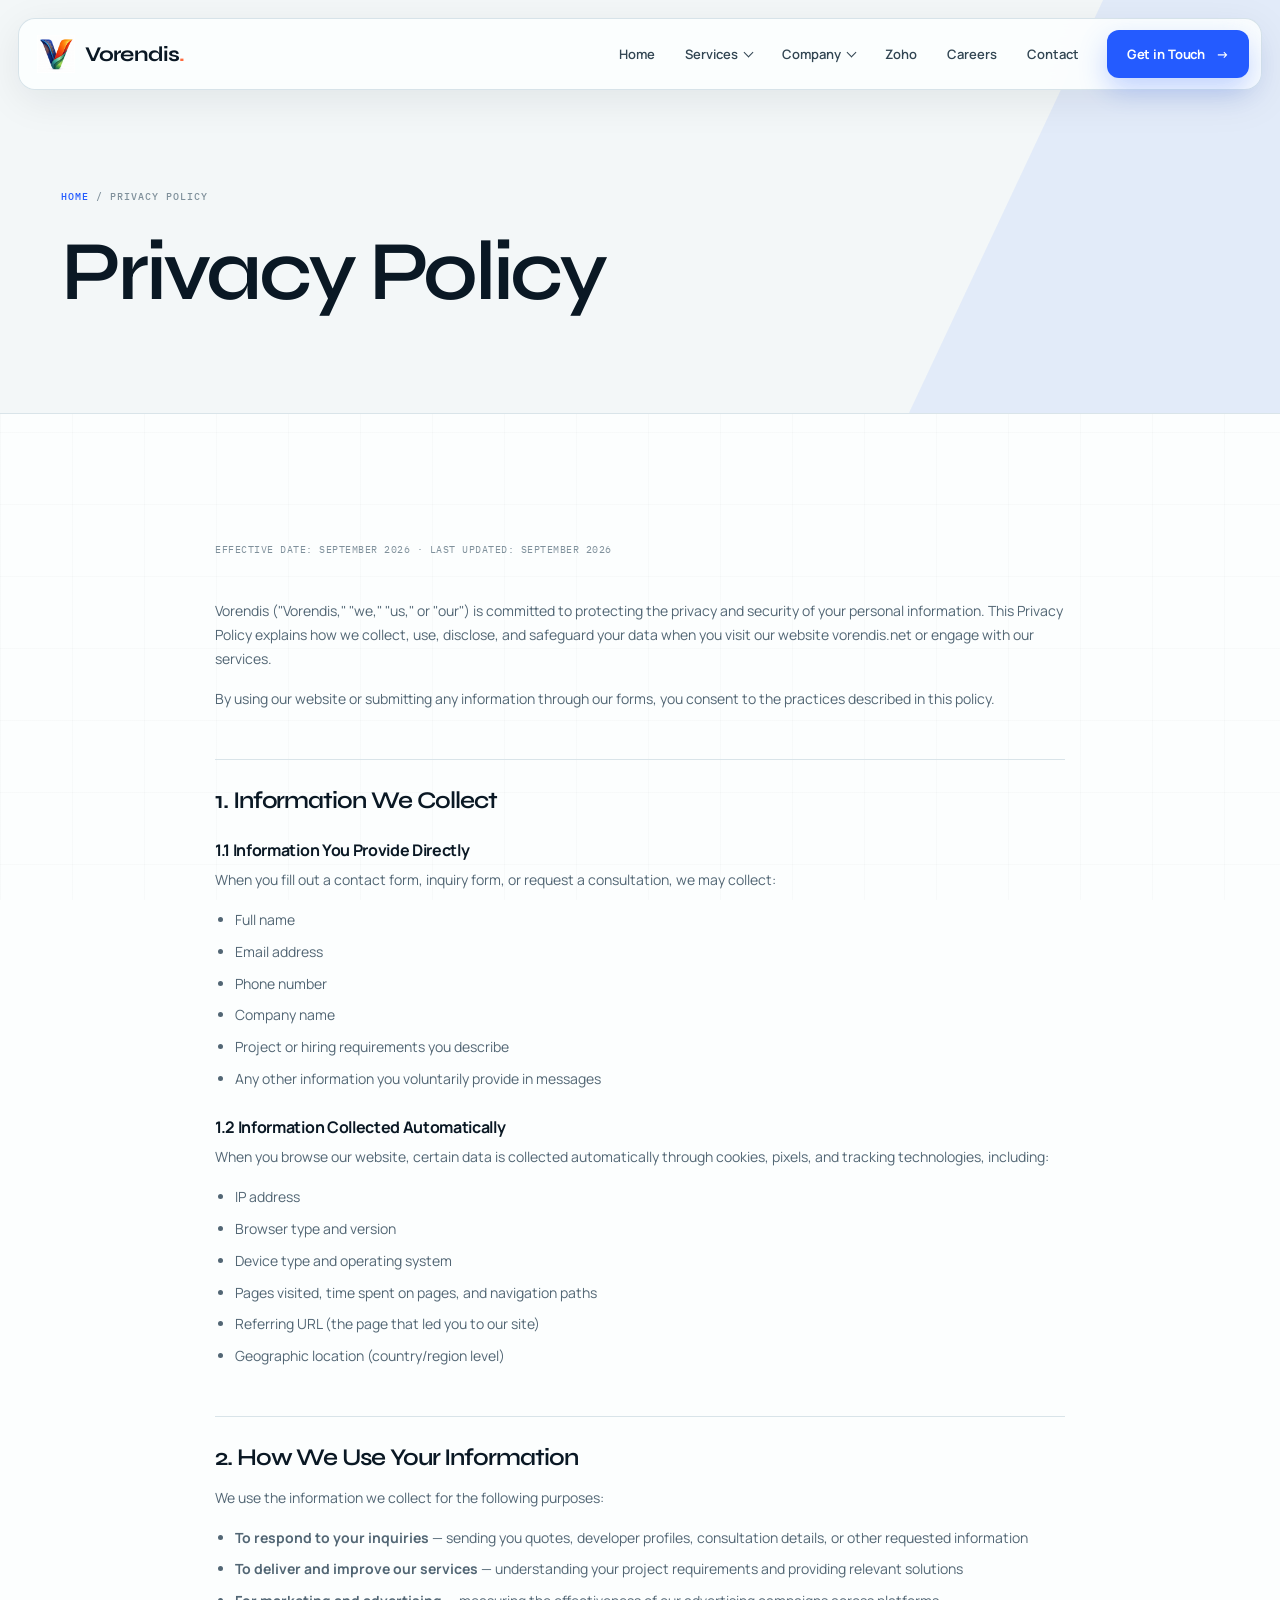
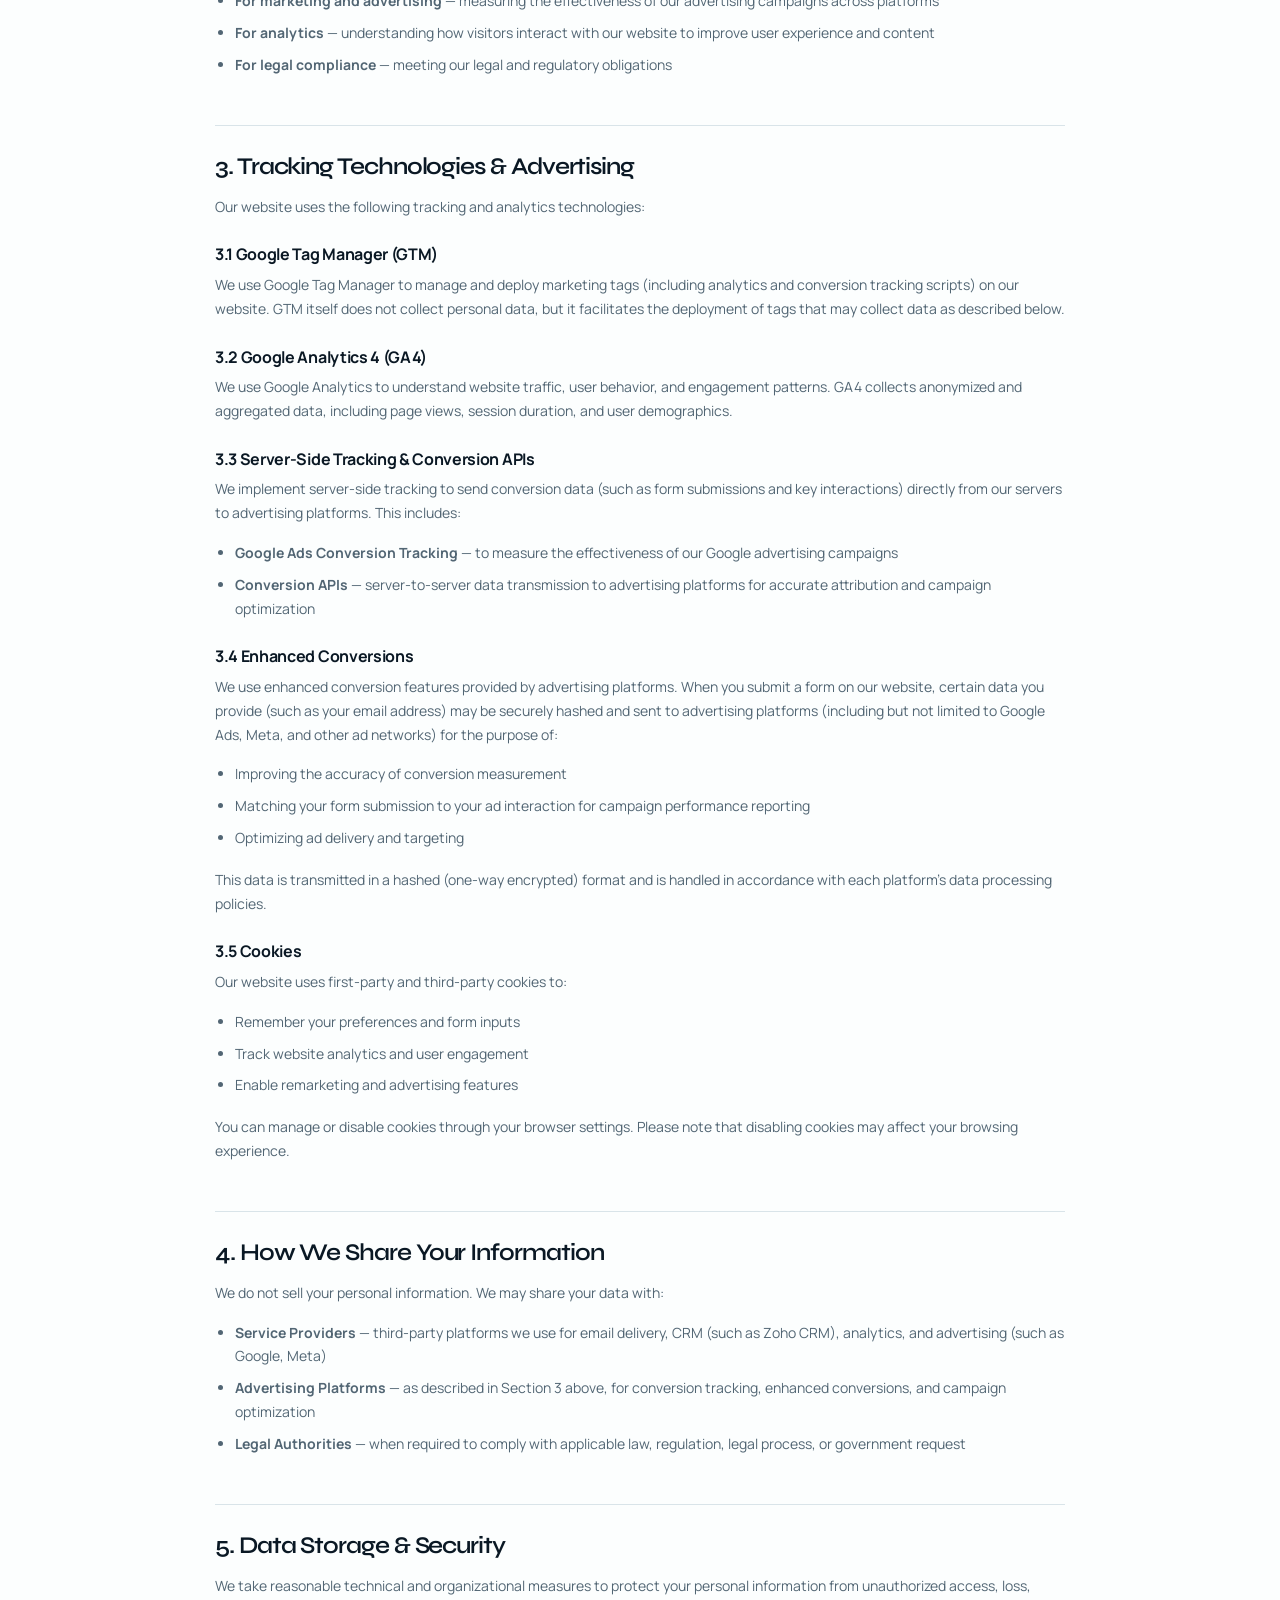
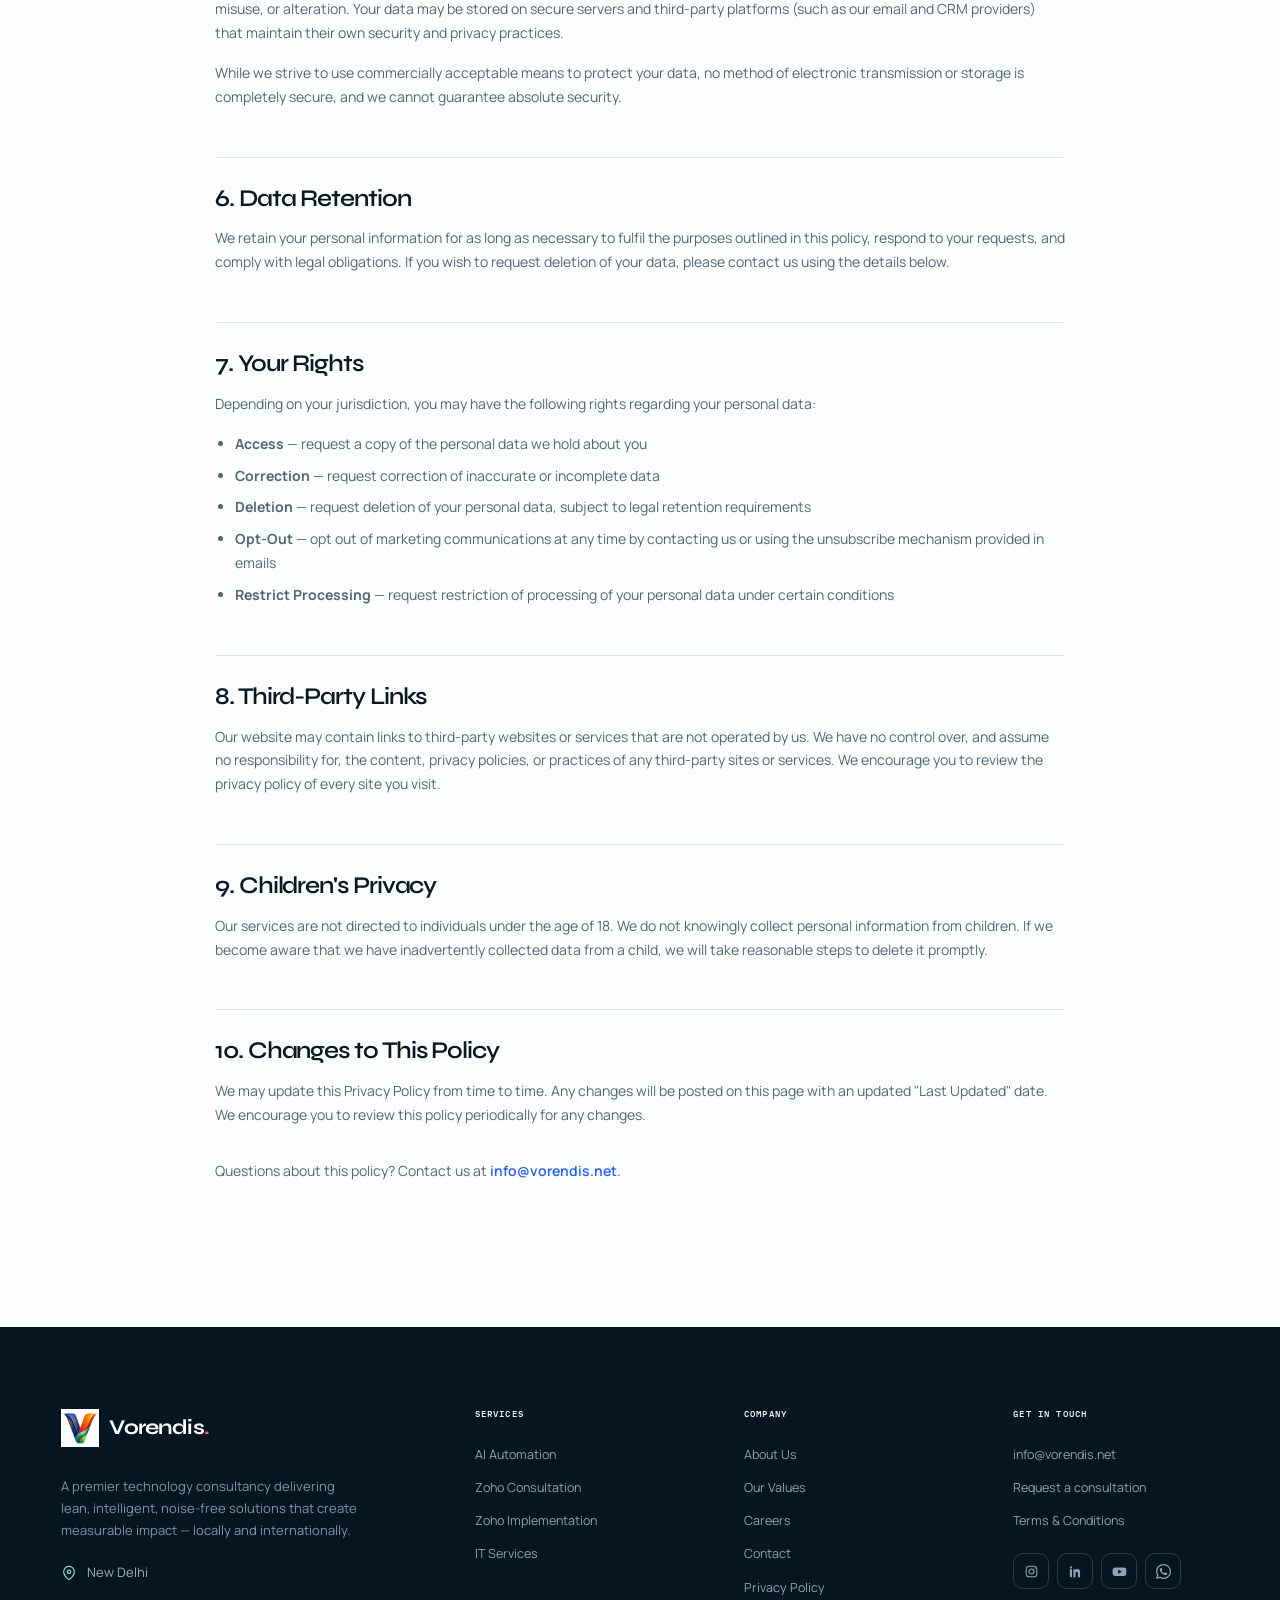
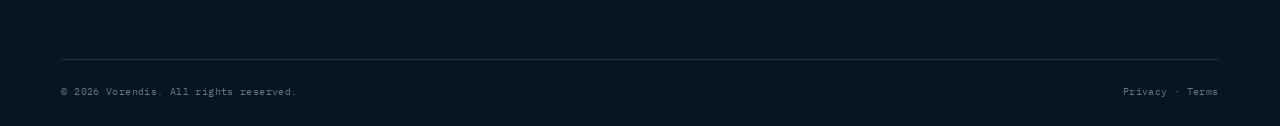
<file: privacy.html>
<!DOCTYPE html>
<html lang="en">
<head>
  <meta charset="UTF-8" />
  <meta name="viewport" content="width=device-width, initial-scale=1.0" />
  <title>Privacy Policy — Vorendis</title>
  <meta name="description" content="How Vorendis collects, uses, discloses, and safeguards your personal information." />
  <meta name="robots" content="index, follow" />
  <link rel="canonical" href="https://vorendis.net/privacy.html" />
  <meta property="og:type" content="website" />
  <meta property="og:site_name" content="Vorendis" />
  <meta property="og:title" content="Privacy Policy — Vorendis" />
  <meta property="og:description" content="How Vorendis collects, uses and safeguards personal information." />
  <meta property="og:url" content="https://vorendis.net/privacy.html" />
  <meta property="og:image" content="https://vorendis.net/assets/og.png" />
  <meta property="og:image:secure_url" content="https://vorendis.net/assets/og.png" />
  <meta property="og:image:type" content="image/png" />
  <meta property="og:image:width" content="1200" />
  <meta property="og:image:height" content="630" />
  <meta property="og:image:alt" content="Vorendis — Technology. Solutions. Impact." />
  <meta name="twitter:card" content="summary_large_image" />
  <meta name="twitter:title" content="Privacy Policy — Vorendis" />
  <meta name="twitter:description" content="How Vorendis collects, uses and safeguards personal information." />
  <meta name="twitter:image" content="https://vorendis.net/assets/og.png" />
  <link rel="icon" type="image/png" href="assets/logo.png" />
  <link rel="preconnect" href="https://fonts.googleapis.com" />
  <link rel="preconnect" href="https://fonts.gstatic.com" crossorigin />
  <link href="https://fonts.googleapis.com/css2?family=IBM+Plex+Mono:wght@400;500&family=Manrope:wght@400;500;600;700&family=Syne:wght@500;600;700&display=swap" rel="stylesheet" />
  <link rel="stylesheet" href="css/style.css?v=3" />
  <script async src="https://www.googletagmanager.com/gtag/js?id=G-JXELH3XNT7"></script>
  <script>
    window.dataLayer = window.dataLayer || [];
    function gtag(){dataLayer.push(arguments);}
    gtag('js', new Date());
    gtag('config', 'G-JXELH3XNT7');
  </script>
</head>
<body>
  <header class="nav" id="nav">
    <a href="/" class="brand">
      <img src="assets/logo.png" alt="Vorendis logo" />
      <span class="brand-name">Vorendis<span class="dot">.</span></span>
    </a>
    <nav>
      <ul class="nav-links">
        <li><a href="/">Home</a></li>

        <li class="nav-item" data-dropdown>
          <button class="nav-trigger" aria-haspopup="true" aria-expanded="false">Services <span class="chev"></span></button>
          <div class="dropdown wide">
            <div class="dropdown-grid">
              <a href="services.html" class="dropdown-link">
                <span class="dl-title">
                  <svg class="dl-ico" viewBox="0 0 24 24" fill="none" stroke="currentColor" stroke-width="1.6"><path d="M3 6h18M6 6v13a1 1 0 0 0 1 1h10a1 1 0 0 0 1-1V6M9 10h6"/><path d="M8 6a4 4 0 0 1 8 0"/></svg>
                  AI Automation <span class="dl-arrow">&#8594;</span>
                </span>
                <span class="dl-desc">AI workflows that remove repetitive work.</span>
              </a>
              <a href="zoho.html" class="dropdown-link">
                <span class="dl-title">
                  <svg class="dl-ico" viewBox="0 0 24 24" fill="none" stroke="currentColor" stroke-width="1.6"><rect x="3" y="3" width="18" height="18" rx="2"/><path d="M8 12l3 3 5-6"/></svg>
                  Zoho Consultation <span class="dl-arrow">&#8594;</span>
                </span>
                <span class="dl-desc">Advisory and roadmap for the Zoho suite.</span>
              </a>
              <a href="zoho.html" class="dropdown-link">
                <span class="dl-title">
                  <svg class="dl-ico" viewBox="0 0 24 24" fill="none" stroke="currentColor" stroke-width="1.6"><path d="M4 7l8-4 8 4-8 4-8-4Z"/><path d="M4 12l8 4 8-4M4 17l8 4 8-4"/></svg>
                  Zoho Implementation <span class="dl-arrow">&#8594;</span>
                </span>
                <span class="dl-desc">Deploy, migrate, integrate and adopt.</span>
              </a>
              <a href="services.html" class="dropdown-link">
                <span class="dl-title">
                  <svg class="dl-ico" viewBox="0 0 24 24" fill="none" stroke="currentColor" stroke-width="1.6"><circle cx="12" cy="12" r="3"/><path d="M12 2v3M12 19v3M2 12h3M19 12h3M5 5l2 2M17 17l2 2M19 5l-2 2M7 17l-2 2"/></svg>
                  IT Services <span class="dl-arrow">&#8594;</span>
                </span>
                <span class="dl-desc">Advanced strategy and custom solutions.</span>
              </a>
            </div>
            <div class="dropdown-foot">
              <div class="df-text">Not sure what you need?<small>We'll help you choose the right path.</small></div>
              <a href="contact.html" class="btn btn-light">Get in Touch</a>
            </div>
          </div>
        </li>

        <li class="nav-item" data-dropdown>
          <button class="nav-trigger" aria-haspopup="true" aria-expanded="false">Company <span class="chev"></span></button>
          <div class="dropdown single">
            <div class="dropdown-grid">
              <a href="about.html" class="dropdown-link">
                <span class="dl-title">About Us <span class="dl-arrow">&#8594;</span></span>
                <span class="dl-desc">Our story, vision and mission.</span>
              </a>
              <a href="about.html" class="dropdown-link">
                <span class="dl-title">Our Values <span class="dl-arrow">&#8594;</span></span>
                <span class="dl-desc">The principles behind every engagement.</span>
              </a>
              <a href="privacy.html" class="dropdown-link">
                <span class="dl-title">Privacy Policy <span class="dl-arrow">&#8594;</span></span>
                <span class="dl-desc">How we protect your data.</span>
              </a>
              <a href="terms.html" class="dropdown-link">
                <span class="dl-title">Terms &amp; Conditions <span class="dl-arrow">&#8594;</span></span>
                <span class="dl-desc">Terms governing our website and services.</span>
              </a>
            </div>
          </div>
        </li>

        <li><a href="zoho.html">Zoho</a></li>
        <li><a href="careers.html">Careers</a></li>
        <li><a href="contact.html">Contact</a></li>
      </ul>
    </nav>
    <div class="nav-cta">
      <a href="contact.html" class="btn btn-primary">Get in Touch <span class="arrow">→</span></a>
      <button class="nav-toggle" id="navToggle" aria-label="Menu"><span></span><span></span><span></span></button>
    </div>
  </header>

  <section class="page-hero">
    <div class="container">
      <div class="crumbs"><a href="/">Home</a> / Privacy Policy</div>
      <h1>Privacy Policy</h1>
    </div>
  </section>

  <section class="section">
    <div class="container">
      <div class="legal">
        <p class="meta">Effective Date: September 2026 &middot; Last Updated: September 2026</p>

        <p>Vorendis ("Vorendis," "we," "us," or "our") is committed to protecting the privacy and security of your personal information. This Privacy Policy explains how we collect, use, disclose, and safeguard your data when you visit our website vorendis.net or engage with our services.</p>
        <p>By using our website or submitting any information through our forms, you consent to the practices described in this policy.</p>

        <h2>1. Information We Collect</h2>
        <h3>1.1 Information You Provide Directly</h3>
        <p>When you fill out a contact form, inquiry form, or request a consultation, we may collect:</p>
        <ul>
          <li>Full name</li>
          <li>Email address</li>
          <li>Phone number</li>
          <li>Company name</li>
          <li>Project or hiring requirements you describe</li>
          <li>Any other information you voluntarily provide in messages</li>
        </ul>
        <h3>1.2 Information Collected Automatically</h3>
        <p>When you browse our website, certain data is collected automatically through cookies, pixels, and tracking technologies, including:</p>
        <ul>
          <li>IP address</li>
          <li>Browser type and version</li>
          <li>Device type and operating system</li>
          <li>Pages visited, time spent on pages, and navigation paths</li>
          <li>Referring URL (the page that led you to our site)</li>
          <li>Geographic location (country/region level)</li>
        </ul>

        <h2>2. How We Use Your Information</h2>
        <p>We use the information we collect for the following purposes:</p>
        <ul>
          <li><strong>To respond to your inquiries</strong> — sending you quotes, developer profiles, consultation details, or other requested information</li>
          <li><strong>To deliver and improve our services</strong> — understanding your project requirements and providing relevant solutions</li>
          <li><strong>For marketing and advertising</strong> — measuring the effectiveness of our advertising campaigns across platforms</li>
          <li><strong>For analytics</strong> — understanding how visitors interact with our website to improve user experience and content</li>
          <li><strong>For legal compliance</strong> — meeting our legal and regulatory obligations</li>
        </ul>

        <h2>3. Tracking Technologies &amp; Advertising</h2>
        <p>Our website uses the following tracking and analytics technologies:</p>
        <h3>3.1 Google Tag Manager (GTM)</h3>
        <p>We use Google Tag Manager to manage and deploy marketing tags (including analytics and conversion tracking scripts) on our website. GTM itself does not collect personal data, but it facilitates the deployment of tags that may collect data as described below.</p>
        <h3>3.2 Google Analytics 4 (GA4)</h3>
        <p>We use Google Analytics to understand website traffic, user behavior, and engagement patterns. GA4 collects anonymized and aggregated data, including page views, session duration, and user demographics.</p>
        <h3>3.3 Server-Side Tracking &amp; Conversion APIs</h3>
        <p>We implement server-side tracking to send conversion data (such as form submissions and key interactions) directly from our servers to advertising platforms. This includes:</p>
        <ul>
          <li><strong>Google Ads Conversion Tracking</strong> — to measure the effectiveness of our Google advertising campaigns</li>
          <li><strong>Conversion APIs</strong> — server-to-server data transmission to advertising platforms for accurate attribution and campaign optimization</li>
        </ul>
        <h3>3.4 Enhanced Conversions</h3>
        <p>We use enhanced conversion features provided by advertising platforms. When you submit a form on our website, certain data you provide (such as your email address) may be securely hashed and sent to advertising platforms (including but not limited to Google Ads, Meta, and other ad networks) for the purpose of:</p>
        <ul>
          <li>Improving the accuracy of conversion measurement</li>
          <li>Matching your form submission to your ad interaction for campaign performance reporting</li>
          <li>Optimizing ad delivery and targeting</li>
        </ul>
        <p>This data is transmitted in a hashed (one-way encrypted) format and is handled in accordance with each platform's data processing policies.</p>
        <h3>3.5 Cookies</h3>
        <p>Our website uses first-party and third-party cookies to:</p>
        <ul>
          <li>Remember your preferences and form inputs</li>
          <li>Track website analytics and user engagement</li>
          <li>Enable remarketing and advertising features</li>
        </ul>
        <p>You can manage or disable cookies through your browser settings. Please note that disabling cookies may affect your browsing experience.</p>

        <h2>4. How We Share Your Information</h2>
        <p>We do not sell your personal information. We may share your data with:</p>
        <ul>
          <li><strong>Service Providers</strong> — third-party platforms we use for email delivery, CRM (such as Zoho CRM), analytics, and advertising (such as Google, Meta)</li>
          <li><strong>Advertising Platforms</strong> — as described in Section 3 above, for conversion tracking, enhanced conversions, and campaign optimization</li>
          <li><strong>Legal Authorities</strong> — when required to comply with applicable law, regulation, legal process, or government request</li>
        </ul>

        <h2>5. Data Storage &amp; Security</h2>
        <p>We take reasonable technical and organizational measures to protect your personal information from unauthorized access, loss, misuse, or alteration. Your data may be stored on secure servers and third-party platforms (such as our email and CRM providers) that maintain their own security and privacy practices.</p>
        <p>While we strive to use commercially acceptable means to protect your data, no method of electronic transmission or storage is completely secure, and we cannot guarantee absolute security.</p>

        <h2>6. Data Retention</h2>
        <p>We retain your personal information for as long as necessary to fulfil the purposes outlined in this policy, respond to your requests, and comply with legal obligations. If you wish to request deletion of your data, please contact us using the details below.</p>

        <h2>7. Your Rights</h2>
        <p>Depending on your jurisdiction, you may have the following rights regarding your personal data:</p>
        <ul>
          <li><strong>Access</strong> — request a copy of the personal data we hold about you</li>
          <li><strong>Correction</strong> — request correction of inaccurate or incomplete data</li>
          <li><strong>Deletion</strong> — request deletion of your personal data, subject to legal retention requirements</li>
          <li><strong>Opt-Out</strong> — opt out of marketing communications at any time by contacting us or using the unsubscribe mechanism provided in emails</li>
          <li><strong>Restrict Processing</strong> — request restriction of processing of your personal data under certain conditions</li>
        </ul>

        <h2>8. Third-Party Links</h2>
        <p>Our website may contain links to third-party websites or services that are not operated by us. We have no control over, and assume no responsibility for, the content, privacy policies, or practices of any third-party sites or services. We encourage you to review the privacy policy of every site you visit.</p>

        <h2>9. Children's Privacy</h2>
        <p>Our services are not directed to individuals under the age of 18. We do not knowingly collect personal information from children. If we become aware that we have inadvertently collected data from a child, we will take reasonable steps to delete it promptly.</p>

        <h2>10. Changes to This Policy</h2>
        <p>We may update this Privacy Policy from time to time. Any changes will be posted on this page with an updated "Last Updated" date. We encourage you to review this policy periodically for any changes.</p>

        <p style="margin-top:32px">Questions about this policy? Contact us at <a href="mailto:info@vorendis.net">info@vorendis.net</a>.</p>
      </div>
    </div>
  </section>

  <footer class="footer">
    <div class="container">
      <div class="footer-top">
        <div>
          <a href="/" class="brand">
            <img src="assets/logo.png" alt="Vorendis logo" />
            <span class="brand-name">Vorendis<span class="dot">.</span></span>
          </a>
          <p class="about">A premier technology consultancy delivering lean, intelligent, noise-free solutions that create measurable impact — locally and internationally.</p>
          <p class="footer-location"><svg width="16" height="16" viewBox="0 0 24 24" fill="none" stroke="currentColor" stroke-width="1.7" stroke-linecap="round" stroke-linejoin="round" aria-hidden="true"><path d="M20 10c0 6-8 12-8 12S4 16 4 10a8 8 0 1 1 16 0Z"/><circle cx="12" cy="10" r="2.5"/></svg><span>New Delhi</span></p>
        </div>
        <div class="footer-col"><h5>Services</h5><a href="services.html">AI Automation</a><a href="zoho.html">Zoho Consultation</a><a href="zoho.html">Zoho Implementation</a><a href="services.html">IT Services</a></div>
        <div class="footer-col"><h5>Company</h5><a href="about.html">About Us</a><a href="/#values">Our Values</a><a href="careers.html">Careers</a><a href="contact.html">Contact</a><a href="privacy.html">Privacy Policy</a></div>
        <div class="footer-col"><h5>Get in touch</h5><a href="mailto:info@vorendis.net">info@vorendis.net</a><a href="contact.html">Request a consultation</a><a href="terms.html">Terms &amp; Conditions</a>
          <nav class="footer-social" aria-label="Social">
            <a href="https://www.instagram.com/vorendispvtltd/" target="_blank" rel="noopener noreferrer" aria-label="Instagram"><svg width="15" height="15" viewBox="0 0 24 24" fill="none" stroke="currentColor" stroke-width="1.7" aria-hidden="true"><rect x="3.5" y="3.5" width="17" height="17" rx="5"/><circle cx="12" cy="12" r="4"/><circle cx="17.4" cy="6.6" r=".9" fill="currentColor" stroke="none"/></svg></a>
            <a href="https://www.linkedin.com/company/143950781/" target="_blank" rel="noopener noreferrer" aria-label="LinkedIn"><svg width="15" height="15" viewBox="0 0 24 24" fill="currentColor" aria-hidden="true"><path d="M4.7 3.4A1.9 1.9 0 1 1 2.8 5.3a1.9 1.9 0 0 1 1.9-1.9zM3 8.2h3.4V21H3zm5.6 0H12v1.7h.1c.4-.8 1.5-1.9 3.2-1.9 3.4 0 4 2.2 4 5.1V21h-3.4v-5.6c0-1.3 0-3-1.8-3s-2.1 1.4-2.1 2.9V21H8.6z"/></svg></a>
            <a href="https://www.youtube.com/@Vorendis" target="_blank" rel="noopener noreferrer" aria-label="YouTube"><svg width="15" height="15" viewBox="0 0 24 24" fill="currentColor" aria-hidden="true"><path d="M23 12.2s0-3.2-.4-4.6c-.2-.9-.9-1.6-1.8-1.8C19.2 5.4 12 5.4 12 5.4s-7.2 0-8.8.4c-.9.2-1.6.9-1.8 1.8C1 9 1 12.2 1 12.2s0 3.2.4 4.6c.2.9.9 1.6 1.8 1.8 1.6.4 8.8.4 8.8.4s7.2 0 8.8-.4c.9-.2 1.6-.9 1.8-1.8.4-1.4.4-4.6.4-4.6zM9.8 15.5v-6.6l6.2 3.3z"/></svg></a>
            <a href="https://wa.me/919310843731" target="_blank" rel="noopener noreferrer" aria-label="Chat with Vorendis on WhatsApp Business at +91 9310843731" title="WhatsApp Business: +91 9310843731"><svg width="15" height="15" viewBox="0 0 24 24" fill="currentColor" aria-hidden="true"><path d="M20.52 3.48A11.91 11.91 0 0 0 12.05 0C5.46 0 .1 5.36.1 11.95c0 2.1.55 4.16 1.6 5.98L0 24l6.26-1.64a11.94 11.94 0 0 0 5.79 1.48h.01C18.65 23.84 24 18.48 24 11.89c0-3.19-1.24-6.19-3.48-8.41zM12.06 21.82h-.01a9.9 9.9 0 0 1-5.04-1.38l-.36-.21-3.72.98.99-3.63-.24-.37a9.9 9.9 0 0 1-1.52-5.26c0-5.48 4.46-9.94 9.95-9.94a9.87 9.87 0 0 1 7.03 2.92 9.87 9.87 0 0 1 2.91 7.03c0 5.48-4.46 9.94-9.99 9.86zm5.45-7.44c-.3-.15-1.77-.87-2.04-.97-.27-.1-.47-.15-.67.15-.2.3-.77.97-.94 1.17-.17.2-.35.22-.65.07-.3-.15-1.26-.46-2.4-1.48-.89-.79-1.49-1.77-1.66-2.07-.17-.3-.02-.46.13-.61.13-.13.3-.35.45-.52.15-.17.2-.3.3-.5.1-.2.05-.37-.02-.52-.08-.15-.67-1.62-.92-2.22-.24-.58-.49-.5-.67-.51h-.57c-.2 0-.52.07-.8.37-.27.3-1.04 1.02-1.04 2.49s1.07 2.89 1.22 3.09c.15.2 2.1 3.2 5.09 4.49.71.31 1.26.49 1.69.62.71.23 1.36.2 1.87.12.57-.09 1.77-.72 2.02-1.42.25-.7.25-1.29.17-1.42-.07-.12-.27-.2-.57-.35z"/></svg></a>
          </nav></div>
      </div>
      <div class="footer-bottom"><span>© 2026 Vorendis. All rights reserved.</span><span><a href="privacy.html">Privacy</a> · <a href="terms.html">Terms</a></span></div>
    </div>
  </footer>

  <script src="js/main.js"></script>
</body>
</html>
</file>
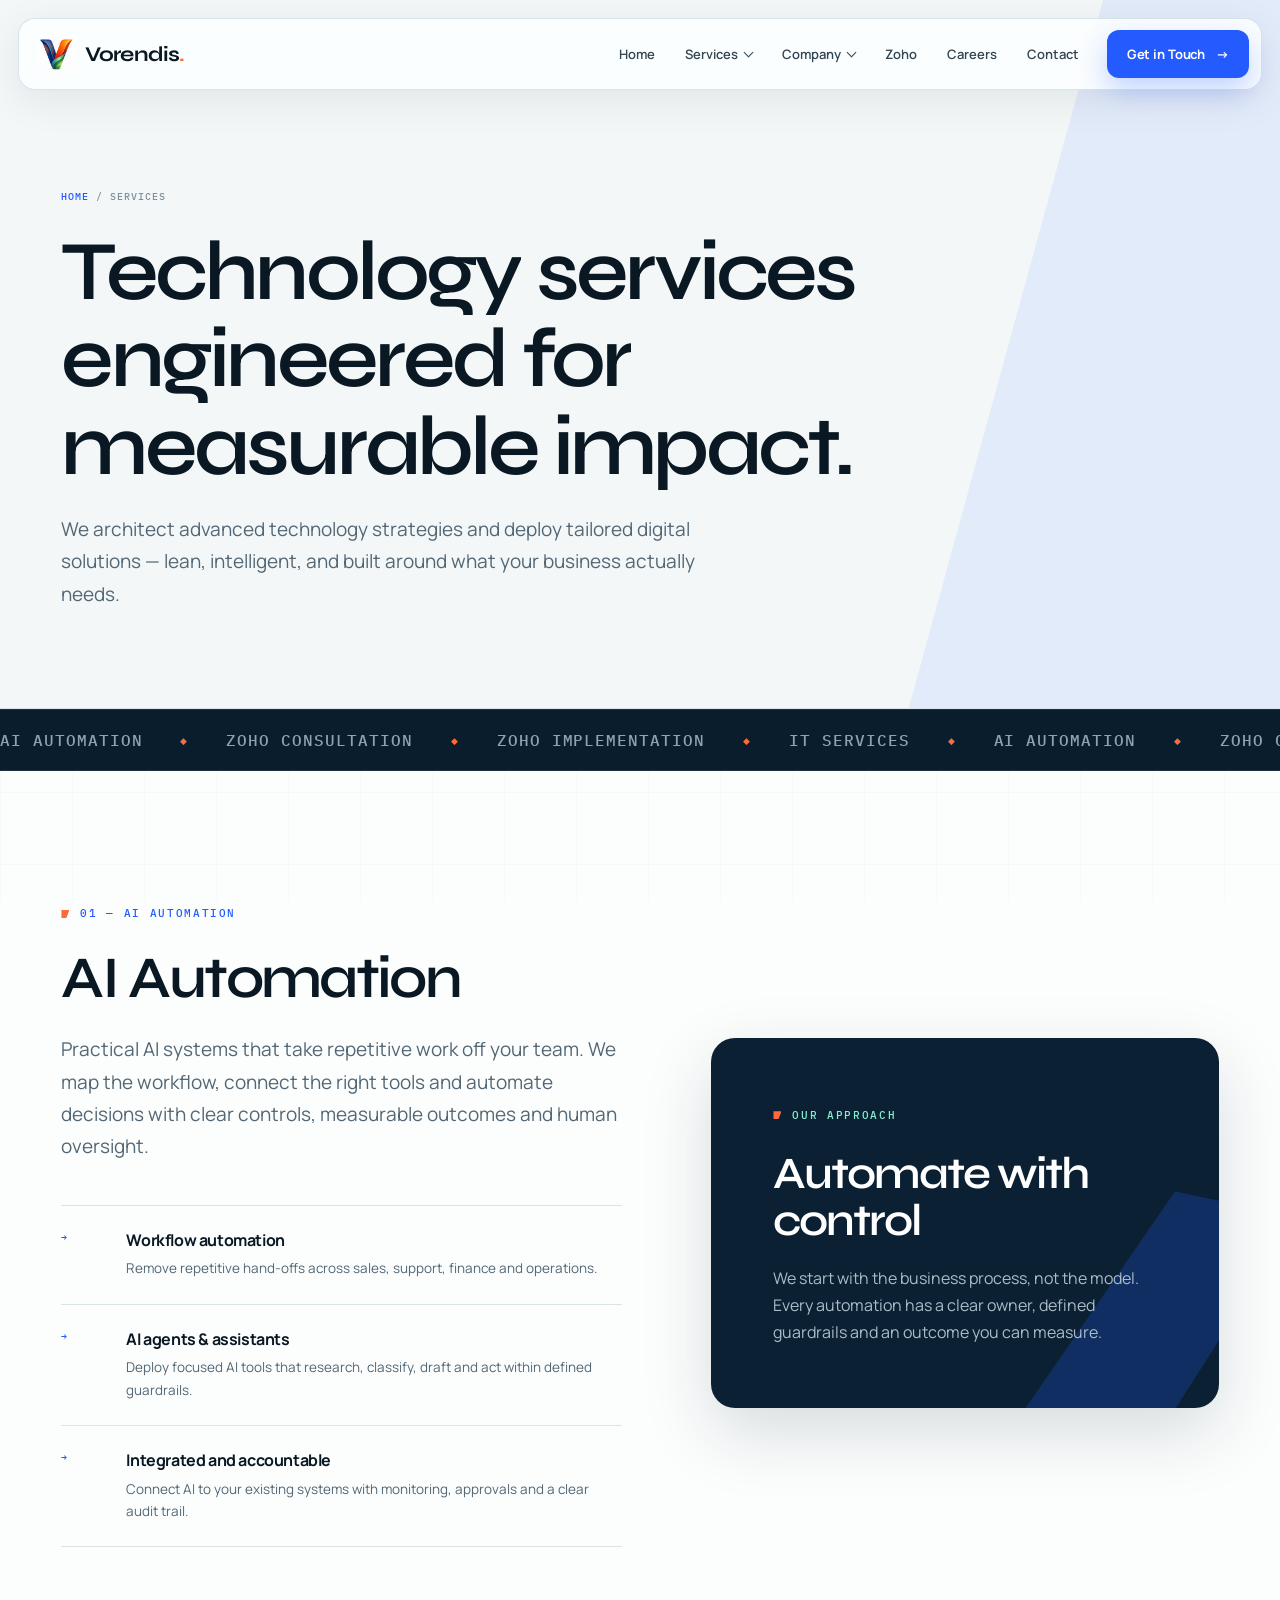
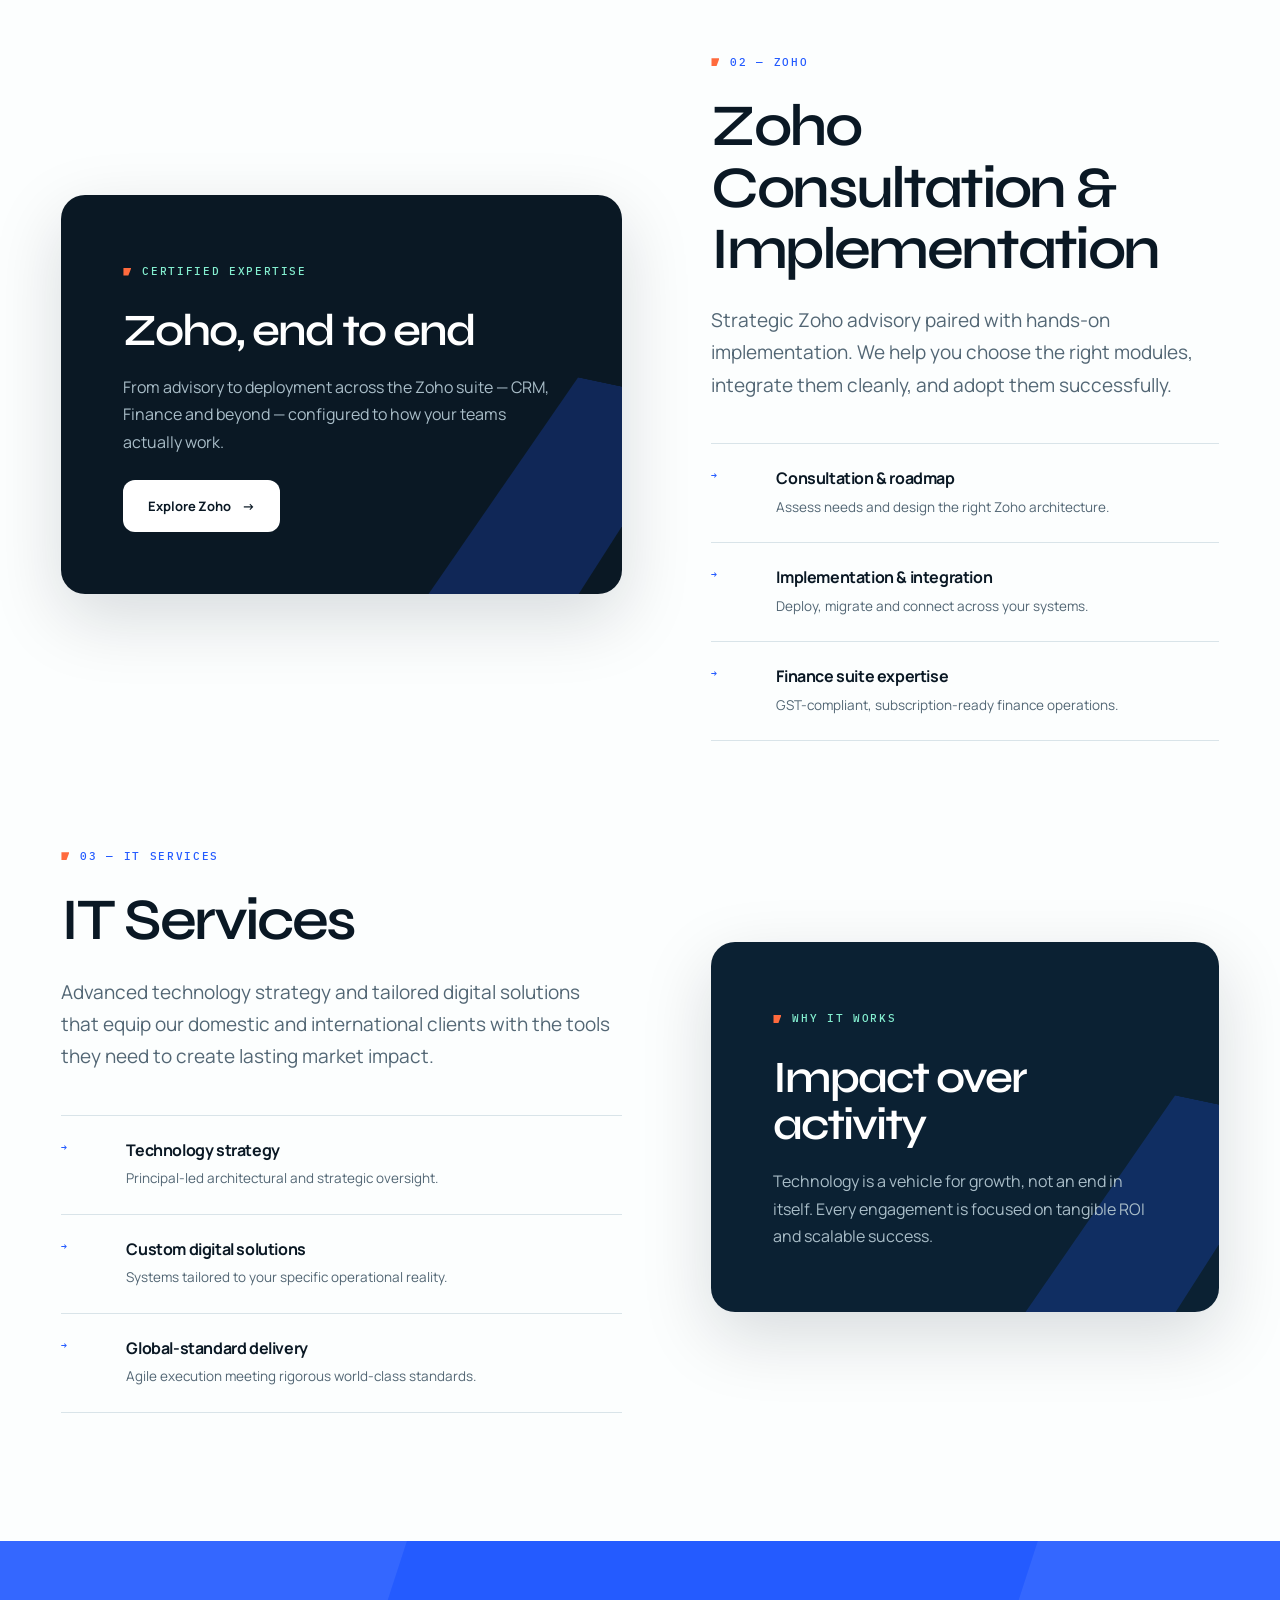
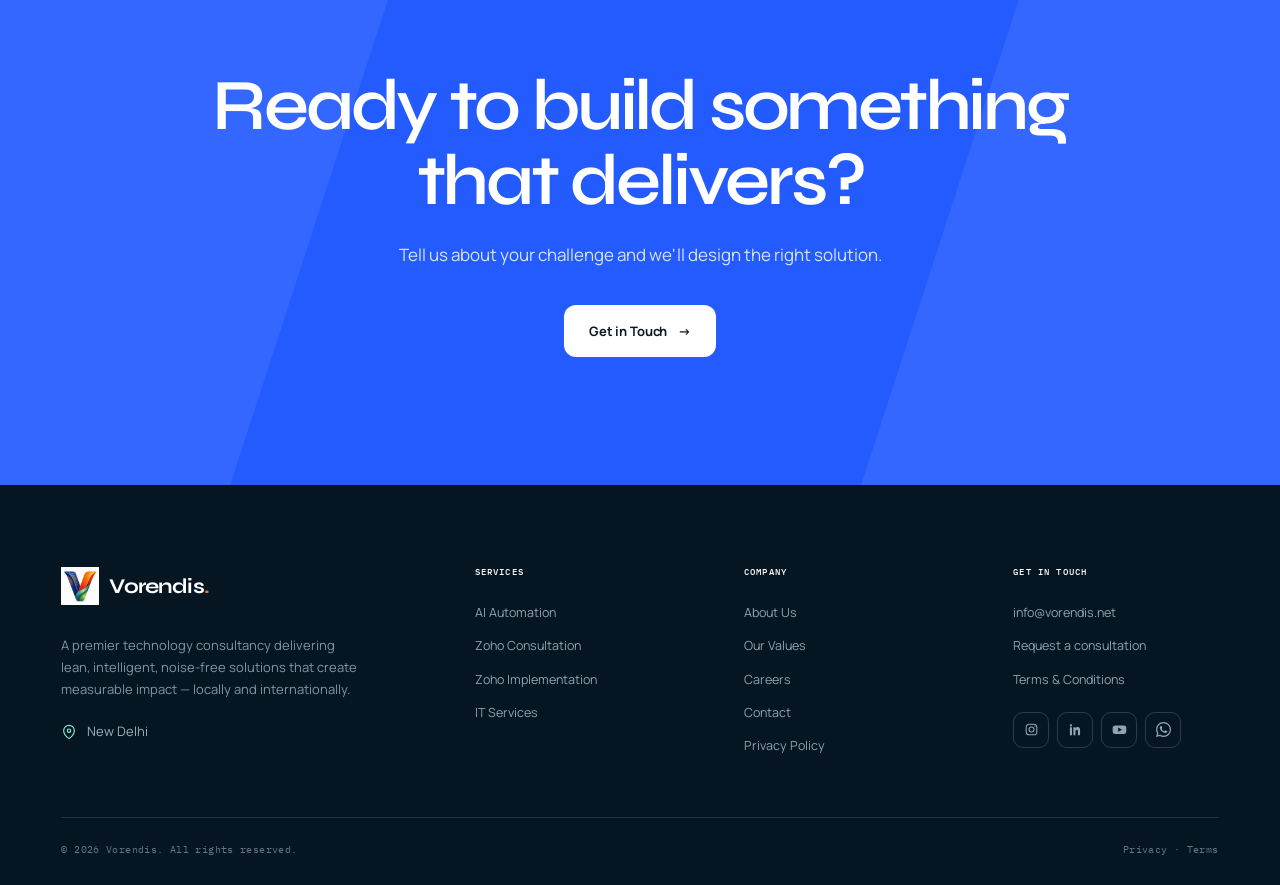
<file: services.html>
<!DOCTYPE html>
<html lang="en">
<head>
  <meta charset="UTF-8" />
  <meta name="viewport" content="width=device-width, initial-scale=1.0" />
  <title>Services — Vorendis</title>
  <meta name="description" content="AI automation, Zoho consultation and implementation, and IT services — lean, intelligent technology solutions from Vorendis." />
  <meta name="robots" content="index, follow, max-image-preview:large" />
  <link rel="canonical" href="https://vorendis.net/services.html" />
  <meta property="og:type" content="website" />
  <meta property="og:site_name" content="Vorendis" />
  <meta property="og:title" content="Technology Services — Vorendis" />
  <meta property="og:description" content="AI automation, Zoho implementation and IT services engineered for measurable impact." />
  <meta property="og:url" content="https://vorendis.net/services.html" />
  <meta property="og:image" content="https://vorendis.net/assets/og.png" />
  <meta property="og:image:secure_url" content="https://vorendis.net/assets/og.png" />
  <meta property="og:image:type" content="image/png" />
  <meta property="og:image:width" content="1200" />
  <meta property="og:image:height" content="630" />
  <meta property="og:image:alt" content="Vorendis — Technology. Solutions. Impact." />
  <meta name="twitter:card" content="summary_large_image" />
  <meta name="twitter:title" content="Technology Services — Vorendis" />
  <meta name="twitter:description" content="AI automation, Zoho implementation and IT services engineered for measurable impact." />
  <meta name="twitter:image" content="https://vorendis.net/assets/og.png" />
  <link rel="icon" type="image/png" href="assets/logo.png" />
  <link rel="preconnect" href="https://fonts.googleapis.com" />
  <link rel="preconnect" href="https://fonts.gstatic.com" crossorigin />
  <link href="https://fonts.googleapis.com/css2?family=IBM+Plex+Mono:wght@400;500&family=Manrope:wght@400;500;600;700&family=Syne:wght@500;600;700&display=swap" rel="stylesheet" />
  <link rel="stylesheet" href="css/style.css?v=3" />
  <script async src="https://www.googletagmanager.com/gtag/js?id=G-JXELH3XNT7"></script>
  <script>
    window.dataLayer = window.dataLayer || [];
    function gtag(){dataLayer.push(arguments);}
    gtag('js', new Date());
    gtag('config', 'G-JXELH3XNT7');
  </script>
</head>
<body>
  <header class="nav" id="nav">
    <a href="/" class="brand">
      <img src="assets/logo.png" alt="Vorendis logo" />
      <span class="brand-name">Vorendis<span class="dot">.</span></span>
    </a>
    <nav>
      <ul class="nav-links">
        <li><a href="/">Home</a></li>

        <li class="nav-item" data-dropdown>
          <button class="nav-trigger" aria-haspopup="true" aria-expanded="false">Services <span class="chev"></span></button>
          <div class="dropdown wide">
            <div class="dropdown-grid">
              <a href="services.html" class="dropdown-link">
                <span class="dl-title">
                  <svg class="dl-ico" viewBox="0 0 24 24" fill="none" stroke="currentColor" stroke-width="1.6"><path d="M3 6h18M6 6v13a1 1 0 0 0 1 1h10a1 1 0 0 0 1-1V6M9 10h6"/><path d="M8 6a4 4 0 0 1 8 0"/></svg>
                  AI Automation <span class="dl-arrow">&#8594;</span>
                </span>
                <span class="dl-desc">AI workflows that remove repetitive work.</span>
              </a>
              <a href="zoho.html" class="dropdown-link">
                <span class="dl-title">
                  <svg class="dl-ico" viewBox="0 0 24 24" fill="none" stroke="currentColor" stroke-width="1.6"><rect x="3" y="3" width="18" height="18" rx="2"/><path d="M8 12l3 3 5-6"/></svg>
                  Zoho Consultation <span class="dl-arrow">&#8594;</span>
                </span>
                <span class="dl-desc">Advisory and roadmap for the Zoho suite.</span>
              </a>
              <a href="zoho.html" class="dropdown-link">
                <span class="dl-title">
                  <svg class="dl-ico" viewBox="0 0 24 24" fill="none" stroke="currentColor" stroke-width="1.6"><path d="M4 7l8-4 8 4-8 4-8-4Z"/><path d="M4 12l8 4 8-4M4 17l8 4 8-4"/></svg>
                  Zoho Implementation <span class="dl-arrow">&#8594;</span>
                </span>
                <span class="dl-desc">Deploy, migrate, integrate and adopt.</span>
              </a>
              <a href="services.html" class="dropdown-link">
                <span class="dl-title">
                  <svg class="dl-ico" viewBox="0 0 24 24" fill="none" stroke="currentColor" stroke-width="1.6"><circle cx="12" cy="12" r="3"/><path d="M12 2v3M12 19v3M2 12h3M19 12h3M5 5l2 2M17 17l2 2M19 5l-2 2M7 17l-2 2"/></svg>
                  IT Services <span class="dl-arrow">&#8594;</span>
                </span>
                <span class="dl-desc">Advanced strategy and custom solutions.</span>
              </a>
            </div>
            <div class="dropdown-foot">
              <div class="df-text">Not sure what you need?<small>We'll help you choose the right path.</small></div>
              <a href="contact.html" class="btn btn-light">Get in Touch</a>
            </div>
          </div>
        </li>

        <li class="nav-item" data-dropdown>
          <button class="nav-trigger" aria-haspopup="true" aria-expanded="false">Company <span class="chev"></span></button>
          <div class="dropdown single">
            <div class="dropdown-grid">
              <a href="about.html" class="dropdown-link">
                <span class="dl-title">About Us <span class="dl-arrow">&#8594;</span></span>
                <span class="dl-desc">Our story, vision and mission.</span>
              </a>
              <a href="about.html" class="dropdown-link">
                <span class="dl-title">Our Values <span class="dl-arrow">&#8594;</span></span>
                <span class="dl-desc">The principles behind every engagement.</span>
              </a>
              <a href="privacy.html" class="dropdown-link">
                <span class="dl-title">Privacy Policy <span class="dl-arrow">&#8594;</span></span>
                <span class="dl-desc">How we protect your data.</span>
              </a>
              <a href="terms.html" class="dropdown-link">
                <span class="dl-title">Terms &amp; Conditions <span class="dl-arrow">&#8594;</span></span>
                <span class="dl-desc">Terms governing our website and services.</span>
              </a>
            </div>
          </div>
        </li>

        <li><a href="zoho.html">Zoho</a></li>
        <li><a href="careers.html">Careers</a></li>
        <li><a href="contact.html">Contact</a></li>
      </ul>
    </nav>
    <div class="nav-cta">
      <a href="contact.html" class="btn btn-primary">Get in Touch <span class="arrow">→</span></a>
      <button class="nav-toggle" id="navToggle" aria-label="Menu"><span></span><span></span><span></span></button>
    </div>
  </header>

  <section class="page-hero">
    <div class="container">
      <div class="crumbs line-reveal"><a href="/">Home</a> / Services</div>
      <h1 class="reveal-words">Technology services engineered for measurable impact.</h1>
      <p class="line-reveal">We architect advanced technology strategies and deploy tailored digital solutions — lean, intelligent, and built around what your business actually needs.</p>
    </div>
  </section>

  <div class="marquee">
    <div class="marquee-track">
      <span class="marquee-item">AI automation</span>
      <span class="marquee-item">Zoho consultation</span>
      <span class="marquee-item">Zoho implementation</span>
      <span class="marquee-item">IT services</span>
    </div>
  </div>

  <section class="section">
    <div class="container">
      <div class="split" style="margin-bottom:100px">
        <div class="line-reveal">
          <span class="eyebrow">01 — AI Automation</span>
          <h2 class="section-title">AI Automation</h2>
          <p class="section-lead">Practical AI systems that take repetitive work off your team. We map the workflow, connect the right tools and automate decisions with clear controls, measurable outcomes and human oversight.</p>
          <div class="feature-list">
            <div class="feature-item"><span class="fnum">→</span><div><h4>Workflow automation</h4><p>Remove repetitive hand-offs across sales, support, finance and operations.</p></div></div>
            <div class="feature-item"><span class="fnum">→</span><div><h4>AI agents &amp; assistants</h4><p>Deploy focused AI tools that research, classify, draft and act within defined guardrails.</p></div></div>
            <div class="feature-item"><span class="fnum">→</span><div><h4>Integrated and accountable</h4><p>Connect AI to your existing systems with monitoring, approvals and a clear audit trail.</p></div></div>
          </div>
        </div>
        <div class="split-visual line-reveal">
          <span class="eyebrow">Our approach</span>
          <h3>Automate with control</h3>
          <p>We start with the business process, not the model. Every automation has a clear owner, defined guardrails and an outcome you can measure.</p>
        </div>
      </div>

      <div class="split" style="margin-bottom:100px">
        <div class="split-visual line-reveal" style="background:var(--ink)">
          <span class="eyebrow">Certified expertise</span>
          <h3>Zoho, end to end</h3>
          <p>From advisory to deployment across the Zoho suite — CRM, Finance and beyond — configured to how your teams actually work.</p>
          <a href="zoho.html" class="btn btn-light" style="margin-top:24px">Explore Zoho <span class="arrow">→</span></a>
        </div>
        <div class="line-reveal">
          <span class="eyebrow">02 — Zoho</span>
          <h2 class="section-title">Zoho Consultation &amp; Implementation</h2>
          <p class="section-lead">Strategic Zoho advisory paired with hands-on implementation. We help you choose the right modules, integrate them cleanly, and adopt them successfully.</p>
          <div class="feature-list">
            <div class="feature-item"><span class="fnum">→</span><div><h4>Consultation &amp; roadmap</h4><p>Assess needs and design the right Zoho architecture.</p></div></div>
            <div class="feature-item"><span class="fnum">→</span><div><h4>Implementation &amp; integration</h4><p>Deploy, migrate and connect across your systems.</p></div></div>
            <div class="feature-item"><span class="fnum">→</span><div><h4>Finance suite expertise</h4><p>GST-compliant, subscription-ready finance operations.</p></div></div>
          </div>
        </div>
      </div>

      <div class="split">
        <div class="line-reveal">
          <span class="eyebrow">03 — IT Services</span>
          <h2 class="section-title">IT Services</h2>
          <p class="section-lead">Advanced technology strategy and tailored digital solutions that equip our domestic and international clients with the tools they need to create lasting market impact.</p>
          <div class="feature-list">
            <div class="feature-item"><span class="fnum">→</span><div><h4>Technology strategy</h4><p>Principal-led architectural and strategic oversight.</p></div></div>
            <div class="feature-item"><span class="fnum">→</span><div><h4>Custom digital solutions</h4><p>Systems tailored to your specific operational reality.</p></div></div>
            <div class="feature-item"><span class="fnum">→</span><div><h4>Global-standard delivery</h4><p>Agile execution meeting rigorous world-class standards.</p></div></div>
          </div>
        </div>
        <div class="split-visual line-reveal">
          <span class="eyebrow">Why it works</span>
          <h3>Impact over activity</h3>
          <p>Technology is a vehicle for growth, not an end in itself. Every engagement is focused on tangible ROI and scalable success.</p>
        </div>
      </div>
    </div>
  </section>

  <section class="section cta">
    <div class="container">
      <h2 class="line-reveal">Ready to build something that delivers?</h2>
      <p class="line-reveal">Tell us about your challenge and we'll design the right solution.</p>
      <div class="hero-actions line-reveal"><a href="contact.html" class="btn btn-light">Get in Touch <span class="arrow">→</span></a></div>
    </div>
  </section>

  <footer class="footer">
    <div class="container">
      <div class="footer-top">
        <div>
          <a href="/" class="brand">
            <img src="assets/logo.png" alt="Vorendis logo" />
            <span class="brand-name">Vorendis<span class="dot">.</span></span>
          </a>
          <p class="about">A premier technology consultancy delivering lean, intelligent, noise-free solutions that create measurable impact — locally and internationally.</p>
          <p class="footer-location"><svg width="16" height="16" viewBox="0 0 24 24" fill="none" stroke="currentColor" stroke-width="1.7" stroke-linecap="round" stroke-linejoin="round" aria-hidden="true"><path d="M20 10c0 6-8 12-8 12S4 16 4 10a8 8 0 1 1 16 0Z"/><circle cx="12" cy="10" r="2.5"/></svg><span>New Delhi</span></p>
        </div>
        <div class="footer-col"><h5>Services</h5><a href="services.html">AI Automation</a><a href="zoho.html">Zoho Consultation</a><a href="zoho.html">Zoho Implementation</a><a href="services.html">IT Services</a></div>
        <div class="footer-col"><h5>Company</h5><a href="about.html">About Us</a><a href="/#values">Our Values</a><a href="careers.html">Careers</a><a href="contact.html">Contact</a><a href="privacy.html">Privacy Policy</a></div>
        <div class="footer-col"><h5>Get in touch</h5><a href="mailto:info@vorendis.net">info@vorendis.net</a><a href="contact.html">Request a consultation</a><a href="terms.html">Terms &amp; Conditions</a>
          <nav class="footer-social" aria-label="Social">
            <a href="https://www.instagram.com/vorendispvtltd/" target="_blank" rel="noopener noreferrer" aria-label="Instagram"><svg width="15" height="15" viewBox="0 0 24 24" fill="none" stroke="currentColor" stroke-width="1.7" aria-hidden="true"><rect x="3.5" y="3.5" width="17" height="17" rx="5"/><circle cx="12" cy="12" r="4"/><circle cx="17.4" cy="6.6" r=".9" fill="currentColor" stroke="none"/></svg></a>
            <a href="https://www.linkedin.com/company/143950781/" target="_blank" rel="noopener noreferrer" aria-label="LinkedIn"><svg width="15" height="15" viewBox="0 0 24 24" fill="currentColor" aria-hidden="true"><path d="M4.7 3.4A1.9 1.9 0 1 1 2.8 5.3a1.9 1.9 0 0 1 1.9-1.9zM3 8.2h3.4V21H3zm5.6 0H12v1.7h.1c.4-.8 1.5-1.9 3.2-1.9 3.4 0 4 2.2 4 5.1V21h-3.4v-5.6c0-1.3 0-3-1.8-3s-2.1 1.4-2.1 2.9V21H8.6z"/></svg></a>
            <a href="https://www.youtube.com/@Vorendis" target="_blank" rel="noopener noreferrer" aria-label="YouTube"><svg width="15" height="15" viewBox="0 0 24 24" fill="currentColor" aria-hidden="true"><path d="M23 12.2s0-3.2-.4-4.6c-.2-.9-.9-1.6-1.8-1.8C19.2 5.4 12 5.4 12 5.4s-7.2 0-8.8.4c-.9.2-1.6.9-1.8 1.8C1 9 1 12.2 1 12.2s0 3.2.4 4.6c.2.9.9 1.6 1.8 1.8 1.6.4 8.8.4 8.8.4s7.2 0 8.8-.4c.9-.2 1.6-.9 1.8-1.8.4-1.4.4-4.6.4-4.6zM9.8 15.5v-6.6l6.2 3.3z"/></svg></a>
            <a href="https://wa.me/919310843731" target="_blank" rel="noopener noreferrer" aria-label="Chat with Vorendis on WhatsApp Business at +91 9310843731" title="WhatsApp Business: +91 9310843731"><svg width="15" height="15" viewBox="0 0 24 24" fill="currentColor" aria-hidden="true"><path d="M20.52 3.48A11.91 11.91 0 0 0 12.05 0C5.46 0 .1 5.36.1 11.95c0 2.1.55 4.16 1.6 5.98L0 24l6.26-1.64a11.94 11.94 0 0 0 5.79 1.48h.01C18.65 23.84 24 18.48 24 11.89c0-3.19-1.24-6.19-3.48-8.41zM12.06 21.82h-.01a9.9 9.9 0 0 1-5.04-1.38l-.36-.21-3.72.98.99-3.63-.24-.37a9.9 9.9 0 0 1-1.52-5.26c0-5.48 4.46-9.94 9.95-9.94a9.87 9.87 0 0 1 7.03 2.92 9.87 9.87 0 0 1 2.91 7.03c0 5.48-4.46 9.94-9.99 9.86zm5.45-7.44c-.3-.15-1.77-.87-2.04-.97-.27-.1-.47-.15-.67.15-.2.3-.77.97-.94 1.17-.17.2-.35.22-.65.07-.3-.15-1.26-.46-2.4-1.48-.89-.79-1.49-1.77-1.66-2.07-.17-.3-.02-.46.13-.61.13-.13.3-.35.45-.52.15-.17.2-.3.3-.5.1-.2.05-.37-.02-.52-.08-.15-.67-1.62-.92-2.22-.24-.58-.49-.5-.67-.51h-.57c-.2 0-.52.07-.8.37-.27.3-1.04 1.02-1.04 2.49s1.07 2.89 1.22 3.09c.15.2 2.1 3.2 5.09 4.49.71.31 1.26.49 1.69.62.71.23 1.36.2 1.87.12.57-.09 1.77-.72 2.02-1.42.25-.7.25-1.29.17-1.42-.07-.12-.27-.2-.57-.35z"/></svg></a>
          </nav></div>
      </div>
      <div class="footer-bottom"><span>© 2026 Vorendis. All rights reserved.</span><span><a href="privacy.html">Privacy</a> · <a href="terms.html">Terms</a></span></div>
    </div>
  </footer>

  <script src="js/main.js"></script>
</body>
</html>
</file>
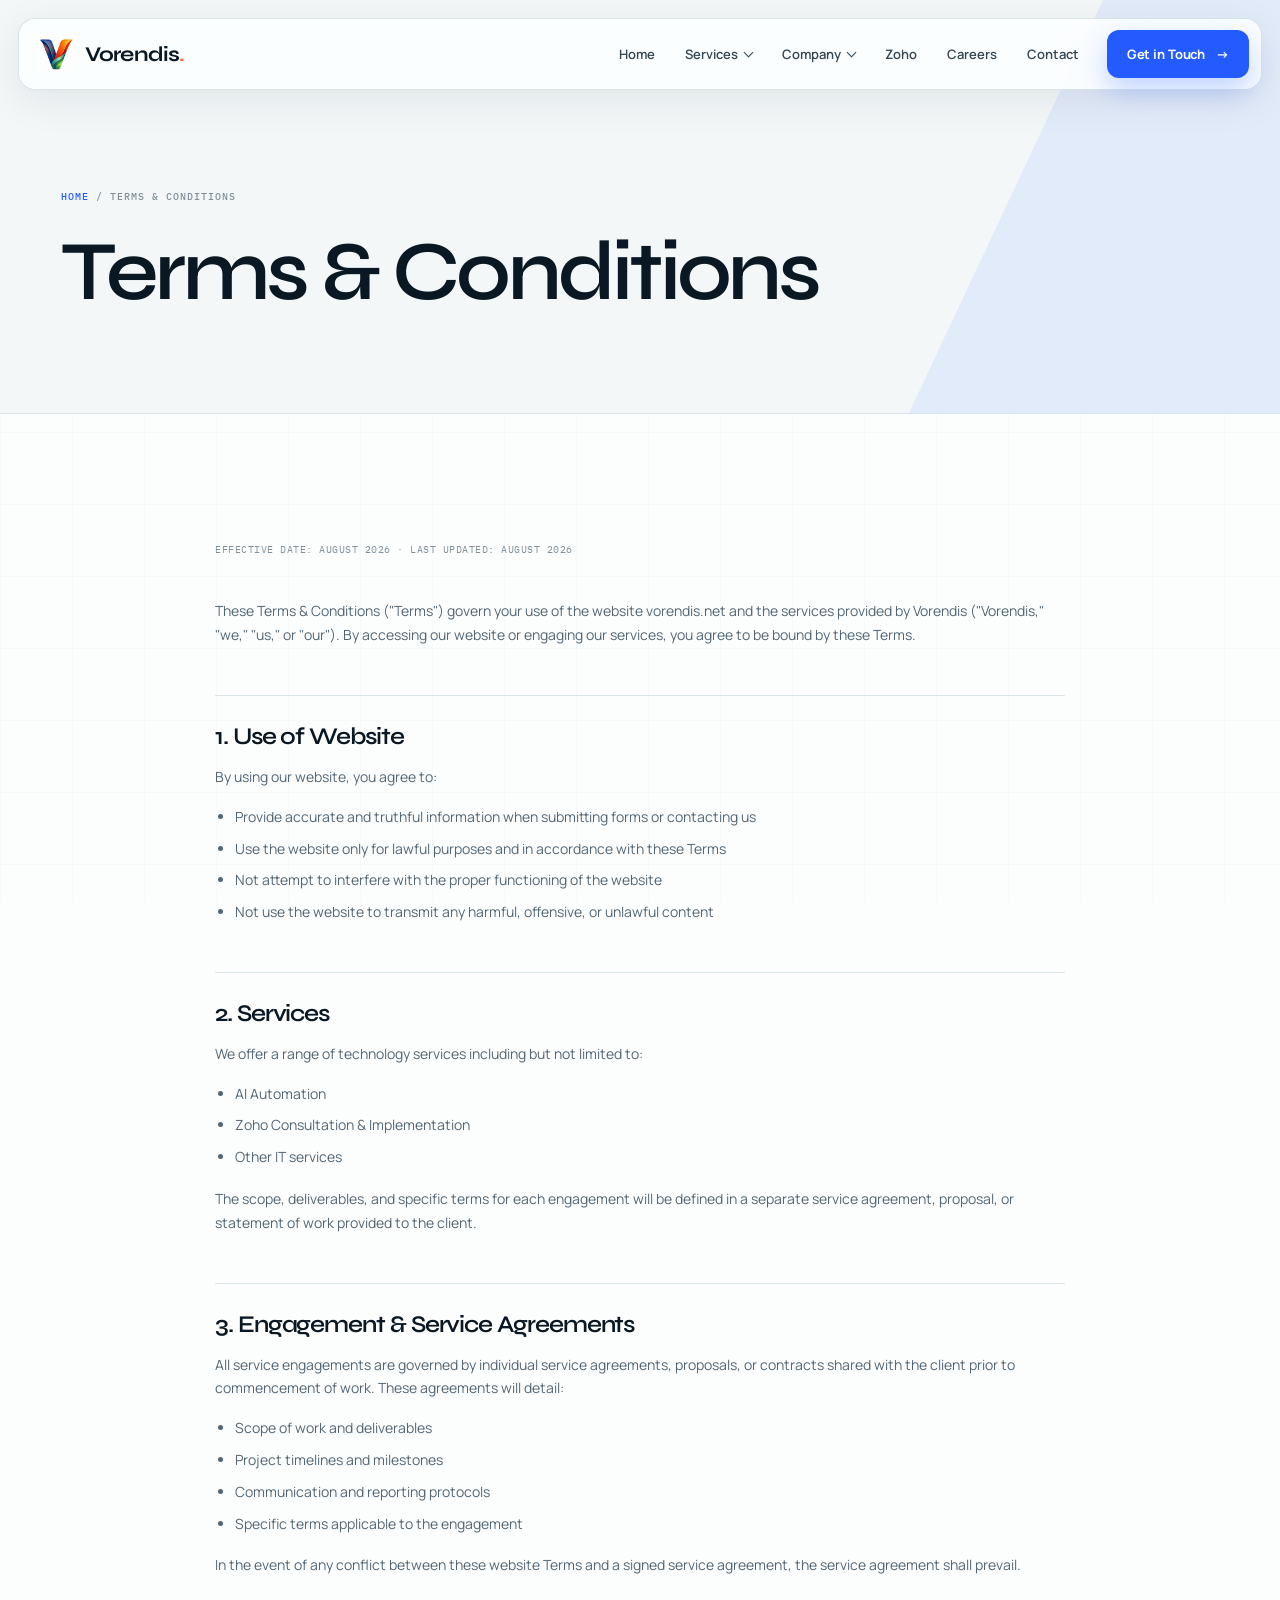
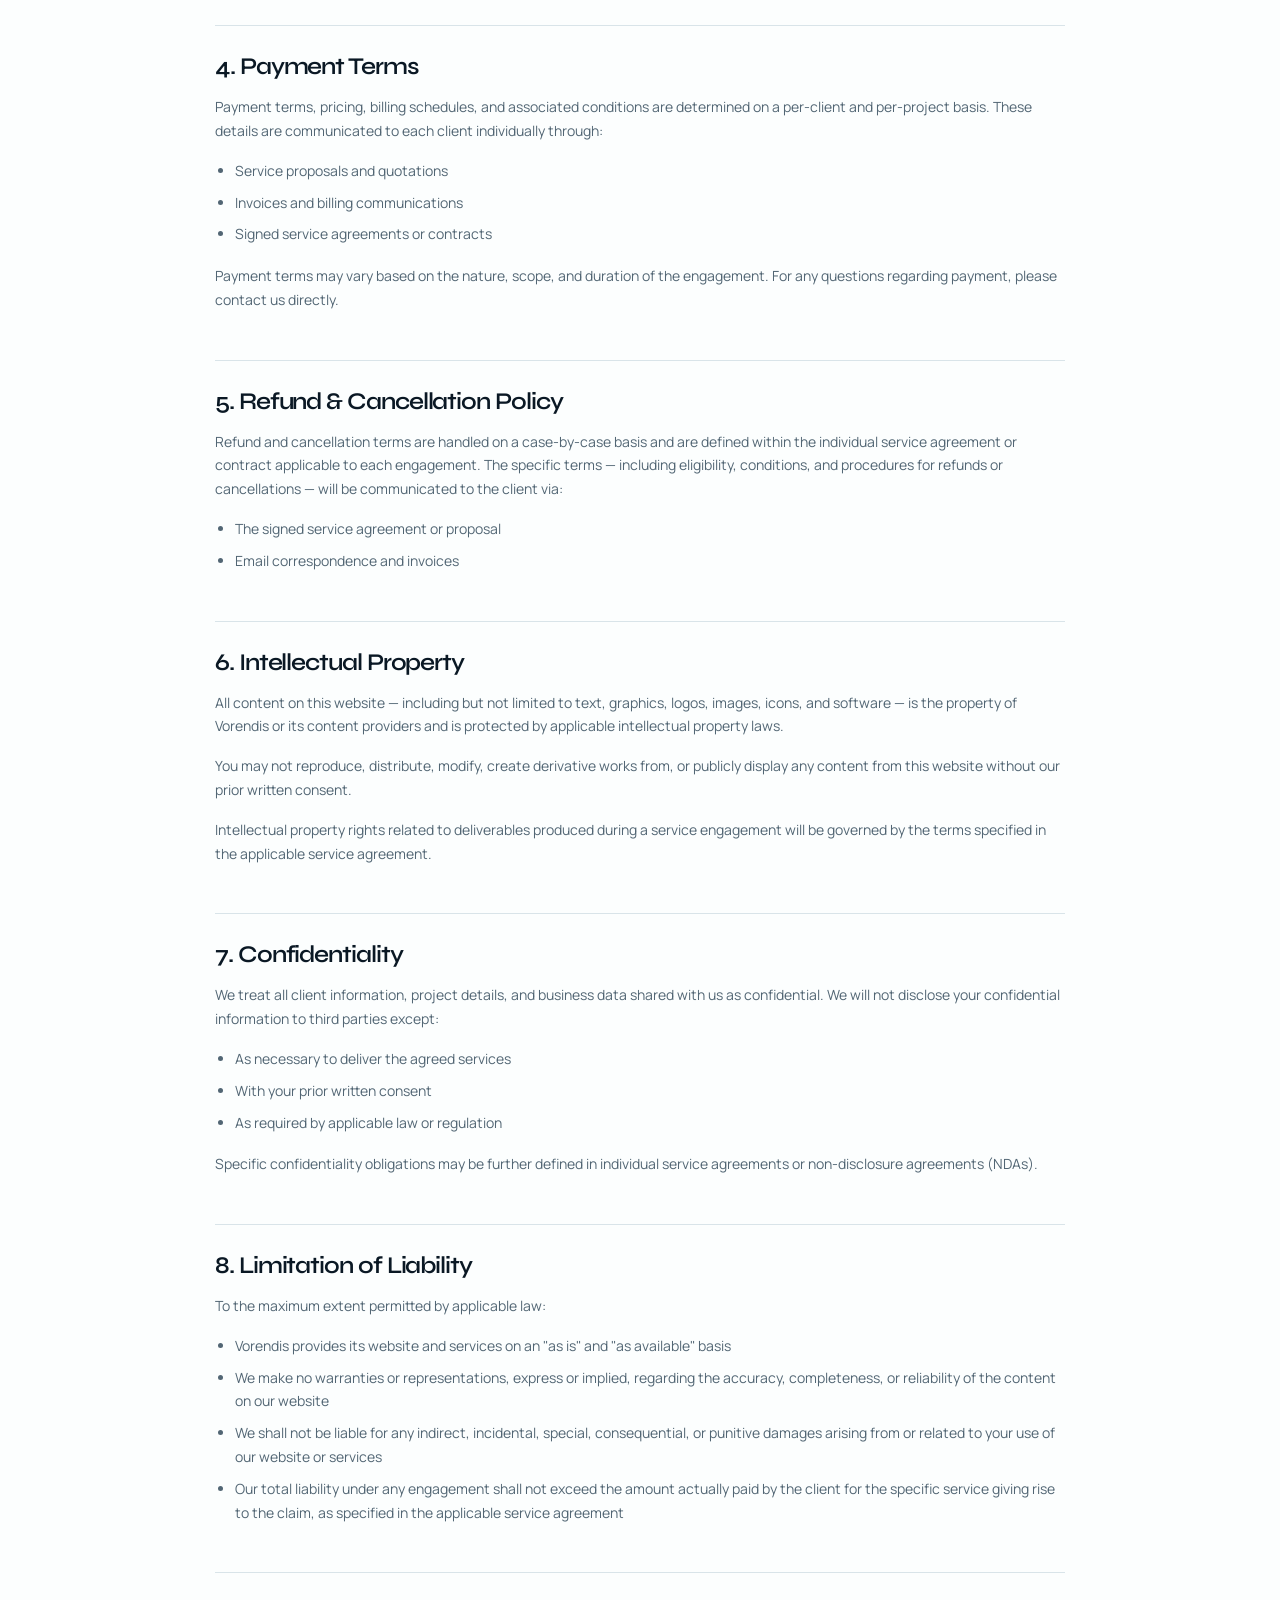
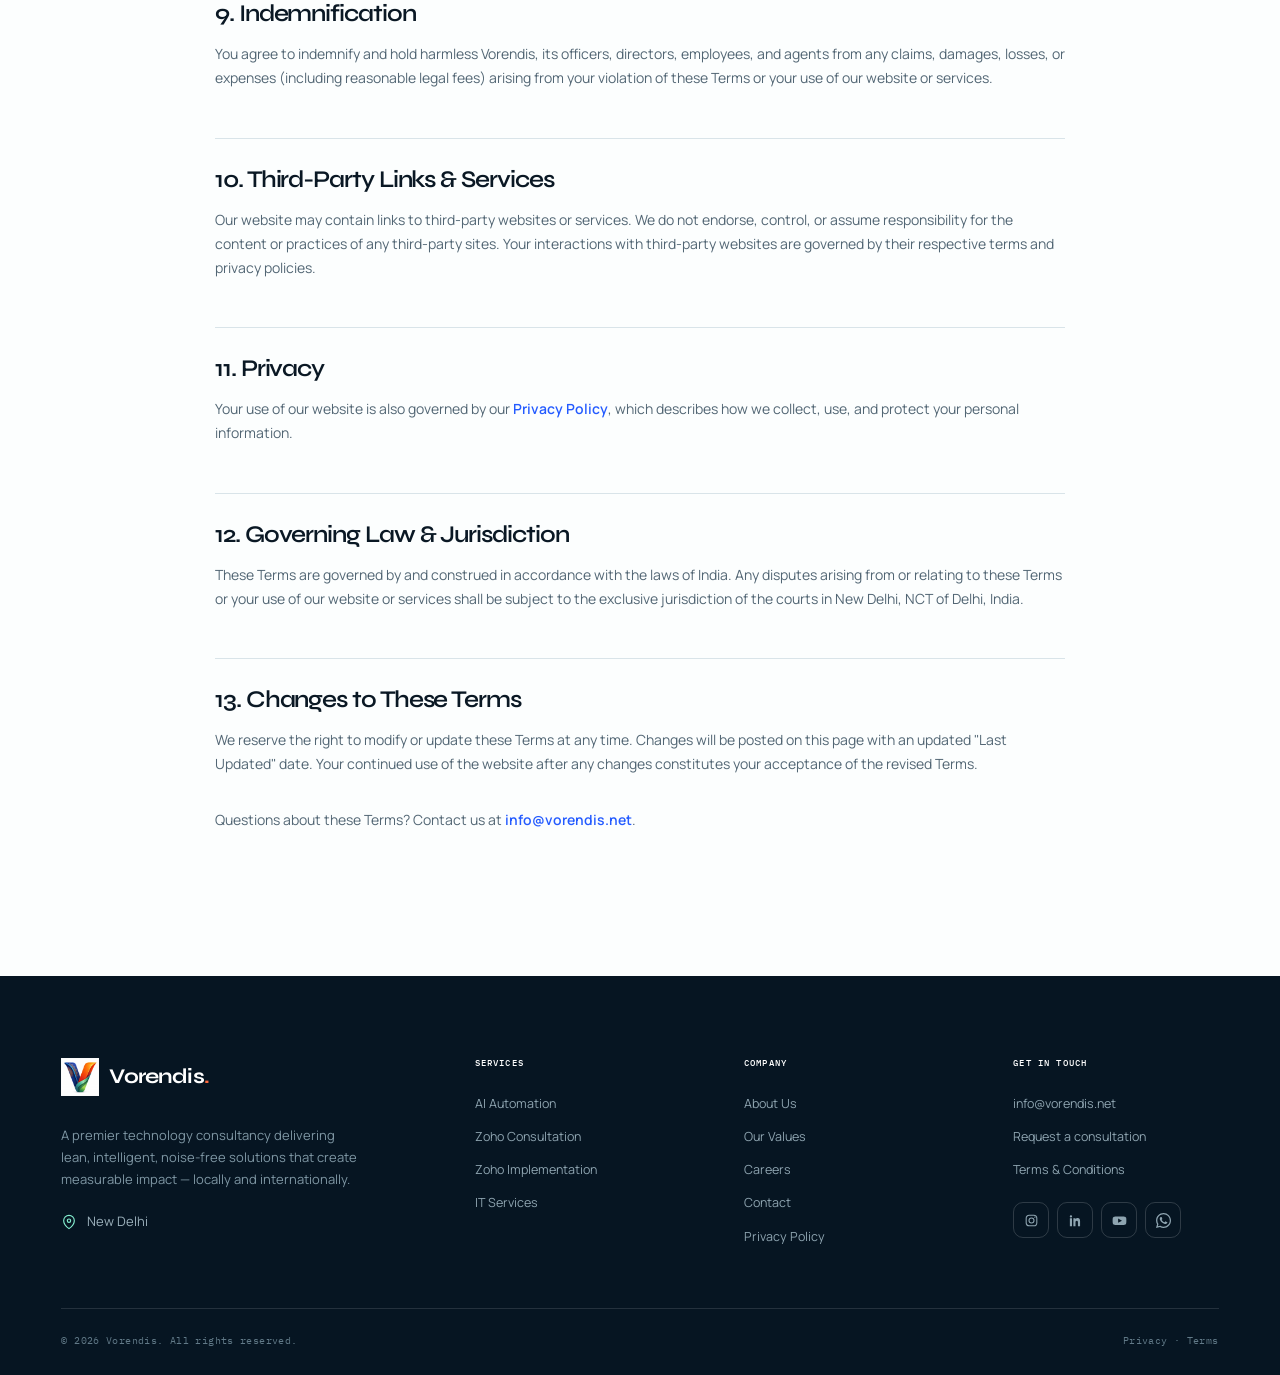
<file: terms.html>
<!DOCTYPE html>
<html lang="en">
<head>
  <meta charset="UTF-8" />
  <meta name="viewport" content="width=device-width, initial-scale=1.0" />
  <title>Terms &amp; Conditions — Vorendis</title>
  <meta name="description" content="Terms and Conditions governing the use of the Vorendis website and services." />
  <meta name="robots" content="index, follow" />
  <link rel="canonical" href="https://vorendis.net/terms.html" />
  <meta property="og:type" content="website" />
  <meta property="og:site_name" content="Vorendis" />
  <meta property="og:title" content="Terms &amp; Conditions — Vorendis" />
  <meta property="og:description" content="Terms governing use of the Vorendis website and services." />
  <meta property="og:url" content="https://vorendis.net/terms.html" />
  <meta property="og:image" content="https://vorendis.net/assets/og.png" />
  <meta property="og:image:secure_url" content="https://vorendis.net/assets/og.png" />
  <meta property="og:image:type" content="image/png" />
  <meta property="og:image:width" content="1200" />
  <meta property="og:image:height" content="630" />
  <meta property="og:image:alt" content="Vorendis — Technology. Solutions. Impact." />
  <meta name="twitter:card" content="summary_large_image" />
  <meta name="twitter:title" content="Terms &amp; Conditions — Vorendis" />
  <meta name="twitter:description" content="Terms governing use of the Vorendis website and services." />
  <meta name="twitter:image" content="https://vorendis.net/assets/og.png" />
  <link rel="icon" type="image/png" href="assets/logo.png" />
  <link rel="preconnect" href="https://fonts.googleapis.com" />
  <link rel="preconnect" href="https://fonts.gstatic.com" crossorigin />
  <link href="https://fonts.googleapis.com/css2?family=IBM+Plex+Mono:wght@400;500&family=Manrope:wght@400;500;600;700&family=Syne:wght@500;600;700&display=swap" rel="stylesheet" />
  <link rel="stylesheet" href="css/style.css?v=3" />
  <script async src="https://www.googletagmanager.com/gtag/js?id=G-JXELH3XNT7"></script>
  <script>
    window.dataLayer = window.dataLayer || [];
    function gtag(){dataLayer.push(arguments);}
    gtag('js', new Date());
    gtag('config', 'G-JXELH3XNT7');
  </script>
</head>
<body>
  <header class="nav" id="nav">
    <a href="/" class="brand">
      <img src="assets/logo.png" alt="Vorendis logo" />
      <span class="brand-name">Vorendis<span class="dot">.</span></span>
    </a>
    <nav>
      <ul class="nav-links">
        <li><a href="/">Home</a></li>

        <li class="nav-item" data-dropdown>
          <button class="nav-trigger" aria-haspopup="true" aria-expanded="false">Services <span class="chev"></span></button>
          <div class="dropdown wide">
            <div class="dropdown-grid">
              <a href="services.html" class="dropdown-link">
                <span class="dl-title">
                  <svg class="dl-ico" viewBox="0 0 24 24" fill="none" stroke="currentColor" stroke-width="1.6"><path d="M3 6h18M6 6v13a1 1 0 0 0 1 1h10a1 1 0 0 0 1-1V6M9 10h6"/><path d="M8 6a4 4 0 0 1 8 0"/></svg>
                  AI Automation <span class="dl-arrow">&#8594;</span>
                </span>
                <span class="dl-desc">AI workflows that remove repetitive work.</span>
              </a>
              <a href="zoho.html" class="dropdown-link">
                <span class="dl-title">
                  <svg class="dl-ico" viewBox="0 0 24 24" fill="none" stroke="currentColor" stroke-width="1.6"><rect x="3" y="3" width="18" height="18" rx="2"/><path d="M8 12l3 3 5-6"/></svg>
                  Zoho Consultation <span class="dl-arrow">&#8594;</span>
                </span>
                <span class="dl-desc">Advisory and roadmap for the Zoho suite.</span>
              </a>
              <a href="zoho.html" class="dropdown-link">
                <span class="dl-title">
                  <svg class="dl-ico" viewBox="0 0 24 24" fill="none" stroke="currentColor" stroke-width="1.6"><path d="M4 7l8-4 8 4-8 4-8-4Z"/><path d="M4 12l8 4 8-4M4 17l8 4 8-4"/></svg>
                  Zoho Implementation <span class="dl-arrow">&#8594;</span>
                </span>
                <span class="dl-desc">Deploy, migrate, integrate and adopt.</span>
              </a>
              <a href="services.html" class="dropdown-link">
                <span class="dl-title">
                  <svg class="dl-ico" viewBox="0 0 24 24" fill="none" stroke="currentColor" stroke-width="1.6"><circle cx="12" cy="12" r="3"/><path d="M12 2v3M12 19v3M2 12h3M19 12h3M5 5l2 2M17 17l2 2M19 5l-2 2M7 17l-2 2"/></svg>
                  IT Services <span class="dl-arrow">&#8594;</span>
                </span>
                <span class="dl-desc">Advanced strategy and custom solutions.</span>
              </a>
            </div>
            <div class="dropdown-foot">
              <div class="df-text">Not sure what you need?<small>We'll help you choose the right path.</small></div>
              <a href="contact.html" class="btn btn-light">Get in Touch</a>
            </div>
          </div>
        </li>

        <li class="nav-item" data-dropdown>
          <button class="nav-trigger" aria-haspopup="true" aria-expanded="false">Company <span class="chev"></span></button>
          <div class="dropdown single">
            <div class="dropdown-grid">
              <a href="about.html" class="dropdown-link">
                <span class="dl-title">About Us <span class="dl-arrow">&#8594;</span></span>
                <span class="dl-desc">Our story, vision and mission.</span>
              </a>
              <a href="about.html" class="dropdown-link">
                <span class="dl-title">Our Values <span class="dl-arrow">&#8594;</span></span>
                <span class="dl-desc">The principles behind every engagement.</span>
              </a>
              <a href="privacy.html" class="dropdown-link">
                <span class="dl-title">Privacy Policy <span class="dl-arrow">&#8594;</span></span>
                <span class="dl-desc">How we protect your data.</span>
              </a>
              <a href="terms.html" class="dropdown-link">
                <span class="dl-title">Terms &amp; Conditions <span class="dl-arrow">&#8594;</span></span>
                <span class="dl-desc">Terms governing our website and services.</span>
              </a>
            </div>
          </div>
        </li>

        <li><a href="zoho.html">Zoho</a></li>
        <li><a href="careers.html">Careers</a></li>
        <li><a href="contact.html">Contact</a></li>
      </ul>
    </nav>
    <div class="nav-cta">
      <a href="contact.html" class="btn btn-primary">Get in Touch <span class="arrow">→</span></a>
      <button class="nav-toggle" id="navToggle" aria-label="Menu"><span></span><span></span><span></span></button>
    </div>
  </header>

  <section class="page-hero">
    <div class="container">
      <div class="crumbs"><a href="/">Home</a> / Terms &amp; Conditions</div>
      <h1>Terms &amp; Conditions</h1>
    </div>
  </section>

  <section class="section">
    <div class="container">
      <div class="legal">
        <p class="meta">Effective Date: August 2026 &middot; Last Updated: August 2026</p>

        <p>These Terms &amp; Conditions ("Terms") govern your use of the website vorendis.net and the services provided by Vorendis ("Vorendis," "we," "us," or "our"). By accessing our website or engaging our services, you agree to be bound by these Terms.</p>

        <h2>1. Use of Website</h2>
        <p>By using our website, you agree to:</p>
        <ul>
          <li>Provide accurate and truthful information when submitting forms or contacting us</li>
          <li>Use the website only for lawful purposes and in accordance with these Terms</li>
          <li>Not attempt to interfere with the proper functioning of the website</li>
          <li>Not use the website to transmit any harmful, offensive, or unlawful content</li>
        </ul>

        <h2>2. Services</h2>
        <p>We offer a range of technology services including but not limited to:</p>
        <ul>
          <li>AI Automation</li>
          <li>Zoho Consultation &amp; Implementation</li>
          <li>Other IT services</li>
        </ul>
        <p>The scope, deliverables, and specific terms for each engagement will be defined in a separate service agreement, proposal, or statement of work provided to the client.</p>

        <h2>3. Engagement &amp; Service Agreements</h2>
        <p>All service engagements are governed by individual service agreements, proposals, or contracts shared with the client prior to commencement of work. These agreements will detail:</p>
        <ul>
          <li>Scope of work and deliverables</li>
          <li>Project timelines and milestones</li>
          <li>Communication and reporting protocols</li>
          <li>Specific terms applicable to the engagement</li>
        </ul>
        <p>In the event of any conflict between these website Terms and a signed service agreement, the service agreement shall prevail.</p>

        <h2>4. Payment Terms</h2>
        <p>Payment terms, pricing, billing schedules, and associated conditions are determined on a per-client and per-project basis. These details are communicated to each client individually through:</p>
        <ul>
          <li>Service proposals and quotations</li>
          <li>Invoices and billing communications</li>
          <li>Signed service agreements or contracts</li>
        </ul>
        <p>Payment terms may vary based on the nature, scope, and duration of the engagement. For any questions regarding payment, please contact us directly.</p>

        <h2>5. Refund &amp; Cancellation Policy</h2>
        <p>Refund and cancellation terms are handled on a case-by-case basis and are defined within the individual service agreement or contract applicable to each engagement. The specific terms — including eligibility, conditions, and procedures for refunds or cancellations — will be communicated to the client via:</p>
        <ul>
          <li>The signed service agreement or proposal</li>
          <li>Email correspondence and invoices</li>
        </ul>

        <h2>6. Intellectual Property</h2>
        <p>All content on this website — including but not limited to text, graphics, logos, images, icons, and software — is the property of Vorendis or its content providers and is protected by applicable intellectual property laws.</p>
        <p>You may not reproduce, distribute, modify, create derivative works from, or publicly display any content from this website without our prior written consent.</p>
        <p>Intellectual property rights related to deliverables produced during a service engagement will be governed by the terms specified in the applicable service agreement.</p>

        <h2>7. Confidentiality</h2>
        <p>We treat all client information, project details, and business data shared with us as confidential. We will not disclose your confidential information to third parties except:</p>
        <ul>
          <li>As necessary to deliver the agreed services</li>
          <li>With your prior written consent</li>
          <li>As required by applicable law or regulation</li>
        </ul>
        <p>Specific confidentiality obligations may be further defined in individual service agreements or non-disclosure agreements (NDAs).</p>

        <h2>8. Limitation of Liability</h2>
        <p>To the maximum extent permitted by applicable law:</p>
        <ul>
          <li>Vorendis provides its website and services on an "as is" and "as available" basis</li>
          <li>We make no warranties or representations, express or implied, regarding the accuracy, completeness, or reliability of the content on our website</li>
          <li>We shall not be liable for any indirect, incidental, special, consequential, or punitive damages arising from or related to your use of our website or services</li>
          <li>Our total liability under any engagement shall not exceed the amount actually paid by the client for the specific service giving rise to the claim, as specified in the applicable service agreement</li>
        </ul>

        <h2>9. Indemnification</h2>
        <p>You agree to indemnify and hold harmless Vorendis, its officers, directors, employees, and agents from any claims, damages, losses, or expenses (including reasonable legal fees) arising from your violation of these Terms or your use of our website or services.</p>

        <h2>10. Third-Party Links &amp; Services</h2>
        <p>Our website may contain links to third-party websites or services. We do not endorse, control, or assume responsibility for the content or practices of any third-party sites. Your interactions with third-party websites are governed by their respective terms and privacy policies.</p>

        <h2>11. Privacy</h2>
        <p>Your use of our website is also governed by our <a href="privacy.html">Privacy Policy</a>, which describes how we collect, use, and protect your personal information.</p>

        <h2>12. Governing Law &amp; Jurisdiction</h2>
        <p>These Terms are governed by and construed in accordance with the laws of India. Any disputes arising from or relating to these Terms or your use of our website or services shall be subject to the exclusive jurisdiction of the courts in New Delhi, NCT of Delhi, India.</p>

        <h2>13. Changes to These Terms</h2>
        <p>We reserve the right to modify or update these Terms at any time. Changes will be posted on this page with an updated "Last Updated" date. Your continued use of the website after any changes constitutes your acceptance of the revised Terms.</p>

        <p style="margin-top:32px">Questions about these Terms? Contact us at <a href="mailto:info@vorendis.net">info@vorendis.net</a>.</p>
      </div>
    </div>
  </section>

  <footer class="footer">
    <div class="container">
      <div class="footer-top">
        <div>
          <a href="/" class="brand">
            <img src="assets/logo.png" alt="Vorendis logo" />
            <span class="brand-name">Vorendis<span class="dot">.</span></span>
          </a>
          <p class="about">A premier technology consultancy delivering lean, intelligent, noise-free solutions that create measurable impact — locally and internationally.</p>
          <p class="footer-location"><svg width="16" height="16" viewBox="0 0 24 24" fill="none" stroke="currentColor" stroke-width="1.7" stroke-linecap="round" stroke-linejoin="round" aria-hidden="true"><path d="M20 10c0 6-8 12-8 12S4 16 4 10a8 8 0 1 1 16 0Z"/><circle cx="12" cy="10" r="2.5"/></svg><span>New Delhi</span></p>
        </div>
        <div class="footer-col"><h5>Services</h5><a href="services.html">AI Automation</a><a href="zoho.html">Zoho Consultation</a><a href="zoho.html">Zoho Implementation</a><a href="services.html">IT Services</a></div>
        <div class="footer-col"><h5>Company</h5><a href="about.html">About Us</a><a href="/#values">Our Values</a><a href="careers.html">Careers</a><a href="contact.html">Contact</a><a href="privacy.html">Privacy Policy</a></div>
        <div class="footer-col"><h5>Get in touch</h5><a href="mailto:info@vorendis.net">info@vorendis.net</a><a href="contact.html">Request a consultation</a><a href="terms.html">Terms &amp; Conditions</a>
          <nav class="footer-social" aria-label="Social">
            <a href="https://www.instagram.com/vorendispvtltd/" target="_blank" rel="noopener noreferrer" aria-label="Instagram"><svg width="15" height="15" viewBox="0 0 24 24" fill="none" stroke="currentColor" stroke-width="1.7" aria-hidden="true"><rect x="3.5" y="3.5" width="17" height="17" rx="5"/><circle cx="12" cy="12" r="4"/><circle cx="17.4" cy="6.6" r=".9" fill="currentColor" stroke="none"/></svg></a>
            <a href="https://www.linkedin.com/company/143950781/" target="_blank" rel="noopener noreferrer" aria-label="LinkedIn"><svg width="15" height="15" viewBox="0 0 24 24" fill="currentColor" aria-hidden="true"><path d="M4.7 3.4A1.9 1.9 0 1 1 2.8 5.3a1.9 1.9 0 0 1 1.9-1.9zM3 8.2h3.4V21H3zm5.6 0H12v1.7h.1c.4-.8 1.5-1.9 3.2-1.9 3.4 0 4 2.2 4 5.1V21h-3.4v-5.6c0-1.3 0-3-1.8-3s-2.1 1.4-2.1 2.9V21H8.6z"/></svg></a>
            <a href="https://www.youtube.com/@Vorendis" target="_blank" rel="noopener noreferrer" aria-label="YouTube"><svg width="15" height="15" viewBox="0 0 24 24" fill="currentColor" aria-hidden="true"><path d="M23 12.2s0-3.2-.4-4.6c-.2-.9-.9-1.6-1.8-1.8C19.2 5.4 12 5.4 12 5.4s-7.2 0-8.8.4c-.9.2-1.6.9-1.8 1.8C1 9 1 12.2 1 12.2s0 3.2.4 4.6c.2.9.9 1.6 1.8 1.8 1.6.4 8.8.4 8.8.4s7.2 0 8.8-.4c.9-.2 1.6-.9 1.8-1.8.4-1.4.4-4.6.4-4.6zM9.8 15.5v-6.6l6.2 3.3z"/></svg></a>
            <a href="https://wa.me/919310843731" target="_blank" rel="noopener noreferrer" aria-label="Chat with Vorendis on WhatsApp Business at +91 9310843731" title="WhatsApp Business: +91 9310843731"><svg width="15" height="15" viewBox="0 0 24 24" fill="currentColor" aria-hidden="true"><path d="M20.52 3.48A11.91 11.91 0 0 0 12.05 0C5.46 0 .1 5.36.1 11.95c0 2.1.55 4.16 1.6 5.98L0 24l6.26-1.64a11.94 11.94 0 0 0 5.79 1.48h.01C18.65 23.84 24 18.48 24 11.89c0-3.19-1.24-6.19-3.48-8.41zM12.06 21.82h-.01a9.9 9.9 0 0 1-5.04-1.38l-.36-.21-3.72.98.99-3.63-.24-.37a9.9 9.9 0 0 1-1.52-5.26c0-5.48 4.46-9.94 9.95-9.94a9.87 9.87 0 0 1 7.03 2.92 9.87 9.87 0 0 1 2.91 7.03c0 5.48-4.46 9.94-9.99 9.86zm5.45-7.44c-.3-.15-1.77-.87-2.04-.97-.27-.1-.47-.15-.67.15-.2.3-.77.97-.94 1.17-.17.2-.35.22-.65.07-.3-.15-1.26-.46-2.4-1.48-.89-.79-1.49-1.77-1.66-2.07-.17-.3-.02-.46.13-.61.13-.13.3-.35.45-.52.15-.17.2-.3.3-.5.1-.2.05-.37-.02-.52-.08-.15-.67-1.62-.92-2.22-.24-.58-.49-.5-.67-.51h-.57c-.2 0-.52.07-.8.37-.27.3-1.04 1.02-1.04 2.49s1.07 2.89 1.22 3.09c.15.2 2.1 3.2 5.09 4.49.71.31 1.26.49 1.69.62.71.23 1.36.2 1.87.12.57-.09 1.77-.72 2.02-1.42.25-.7.25-1.29.17-1.42-.07-.12-.27-.2-.57-.35z"/></svg></a>
          </nav></div>
      </div>
      <div class="footer-bottom"><span>© 2026 Vorendis. All rights reserved.</span><span><a href="privacy.html">Privacy</a> · <a href="terms.html">Terms</a></span></div>
    </div>
  </footer>

  <script src="js/main.js"></script>
</body>
</html>
</file>
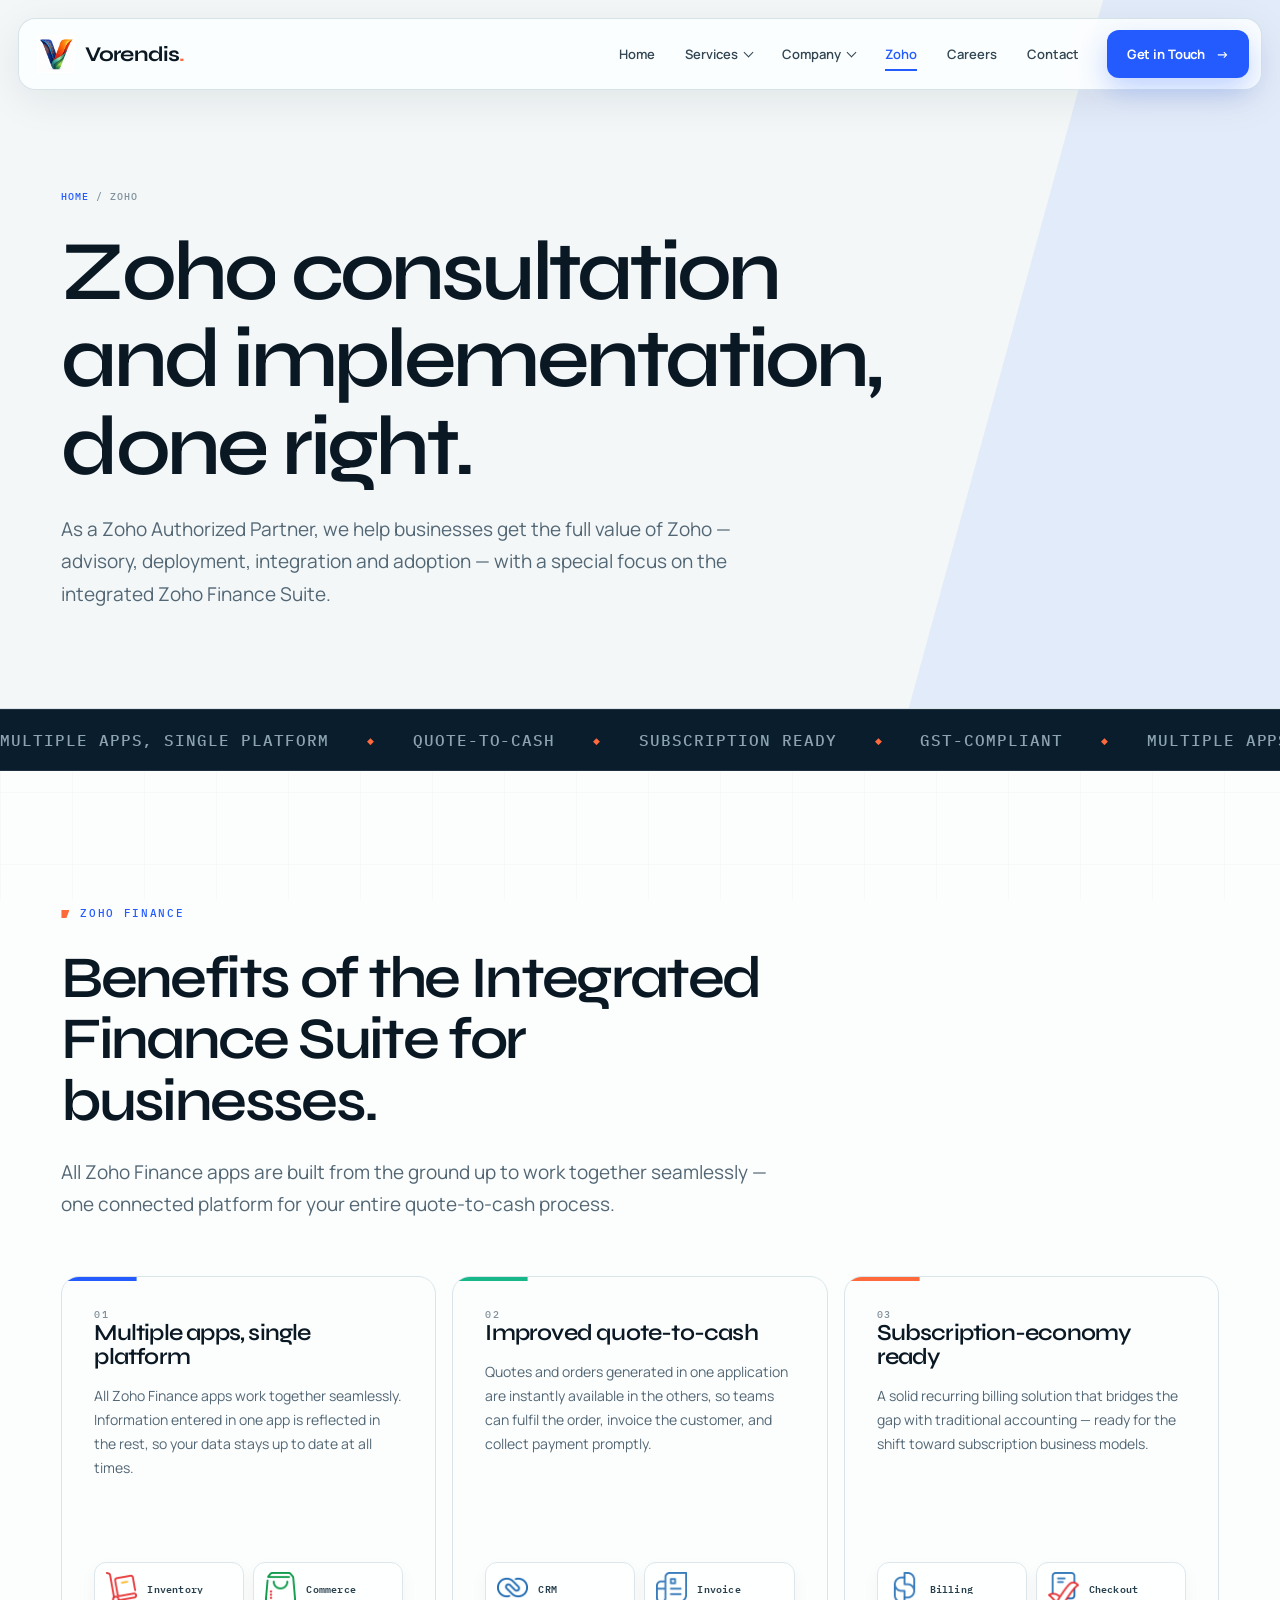
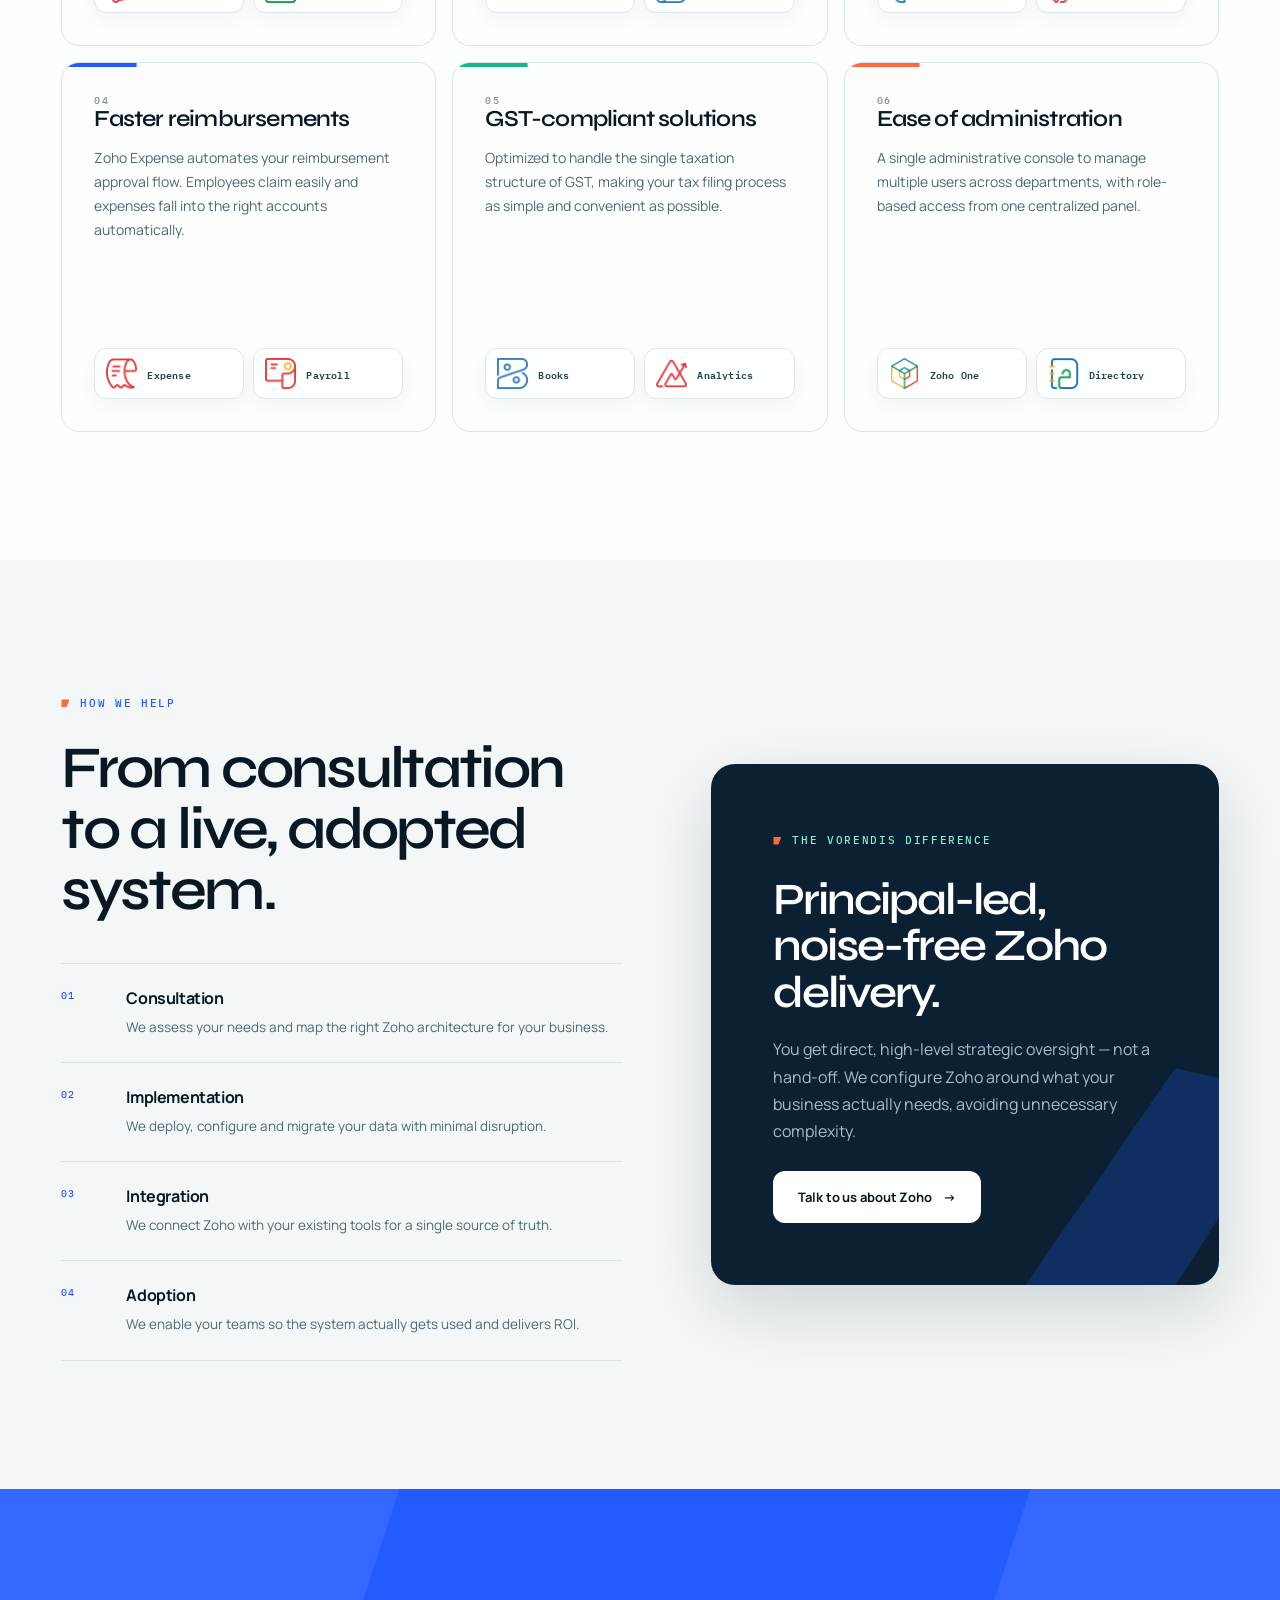
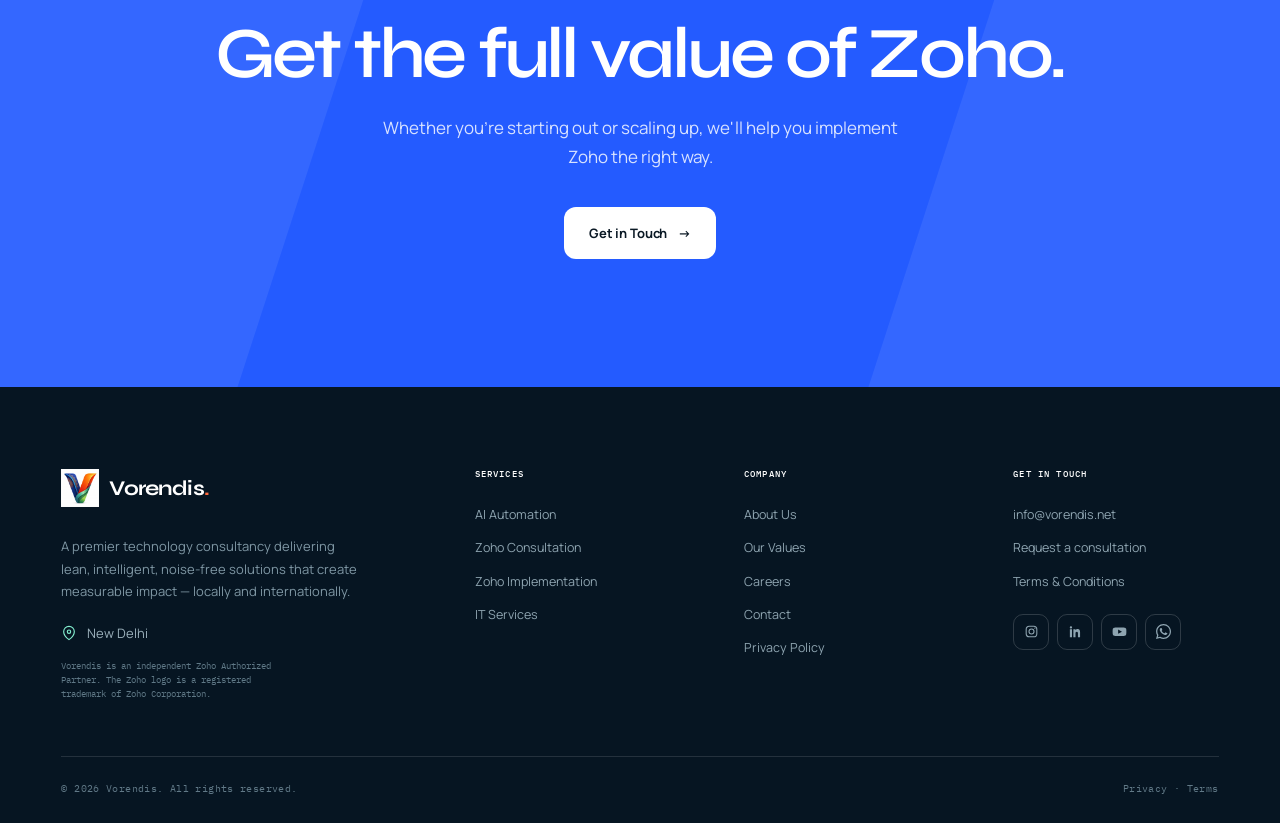
<file: zoho.html>
<!DOCTYPE html>
<html lang="en">
<head>
  <meta charset="UTF-8" />
  <meta name="viewport" content="width=device-width, initial-scale=1.0" />
  <title>Zoho Partner — Vorendis</title>
  <meta name="description" content="Vorendis is a Zoho Authorized Partner delivering certified Zoho consultation, implementation and integrated Finance Suite expertise." />
  <meta name="robots" content="index, follow, max-image-preview:large" />
  <link rel="canonical" href="https://vorendis.net/zoho.html" />
  <meta property="og:type" content="website" />
  <meta property="og:site_name" content="Vorendis" />
  <meta property="og:title" content="Zoho Authorized Partner — Vorendis" />
  <meta property="og:description" content="Certified Zoho consultation, implementation, integration and Finance Suite expertise." />
  <meta property="og:url" content="https://vorendis.net/zoho.html" />
  <meta property="og:image" content="https://vorendis.net/assets/og.png" />
  <meta property="og:image:secure_url" content="https://vorendis.net/assets/og.png" />
  <meta property="og:image:type" content="image/png" />
  <meta property="og:image:width" content="1200" />
  <meta property="og:image:height" content="630" />
  <meta property="og:image:alt" content="Vorendis — Technology. Solutions. Impact." />
  <meta name="twitter:card" content="summary_large_image" />
  <meta name="twitter:title" content="Zoho Authorized Partner — Vorendis" />
  <meta name="twitter:description" content="Certified Zoho consultation, implementation, integration and Finance Suite expertise." />
  <meta name="twitter:image" content="https://vorendis.net/assets/og.png" />
  <link rel="icon" type="image/png" href="assets/logo.png" />
  <link rel="preconnect" href="https://fonts.googleapis.com" />
  <link rel="preconnect" href="https://fonts.gstatic.com" crossorigin />
  <link href="https://fonts.googleapis.com/css2?family=IBM+Plex+Mono:wght@400;500&family=Manrope:wght@400;500;600;700&family=Syne:wght@500;600;700&display=swap" rel="stylesheet" />
  <link rel="stylesheet" href="css/style.css?v=3" />
  <script async src="https://www.googletagmanager.com/gtag/js?id=G-JXELH3XNT7"></script>
  <script>
    window.dataLayer = window.dataLayer || [];
    function gtag(){dataLayer.push(arguments);}
    gtag('js', new Date());
    gtag('config', 'G-JXELH3XNT7');
  </script>
</head>
<body>
  <header class="nav" id="nav">
    <a href="/" class="brand">
      <img src="assets/logo.png" alt="Vorendis logo" />
      <span class="brand-name">Vorendis<span class="dot">.</span></span>
    </a>
    <nav>
      <ul class="nav-links">
        <li><a href="/">Home</a></li>

        <li class="nav-item" data-dropdown>
          <button class="nav-trigger" aria-haspopup="true" aria-expanded="false">Services <span class="chev"></span></button>
          <div class="dropdown wide">
            <div class="dropdown-grid">
              <a href="services.html" class="dropdown-link">
                <span class="dl-title">
                  <svg class="dl-ico" viewBox="0 0 24 24" fill="none" stroke="currentColor" stroke-width="1.6"><path d="M3 6h18M6 6v13a1 1 0 0 0 1 1h10a1 1 0 0 0 1-1V6M9 10h6"/><path d="M8 6a4 4 0 0 1 8 0"/></svg>
                  AI Automation <span class="dl-arrow">&#8594;</span>
                </span>
                <span class="dl-desc">AI workflows that remove repetitive work.</span>
              </a>
              <a href="zoho.html" class="dropdown-link">
                <span class="dl-title">
                  <svg class="dl-ico" viewBox="0 0 24 24" fill="none" stroke="currentColor" stroke-width="1.6"><rect x="3" y="3" width="18" height="18" rx="2"/><path d="M8 12l3 3 5-6"/></svg>
                  Zoho Consultation <span class="dl-arrow">&#8594;</span>
                </span>
                <span class="dl-desc">Advisory and roadmap for the Zoho suite.</span>
              </a>
              <a href="zoho.html" class="dropdown-link">
                <span class="dl-title">
                  <svg class="dl-ico" viewBox="0 0 24 24" fill="none" stroke="currentColor" stroke-width="1.6"><path d="M4 7l8-4 8 4-8 4-8-4Z"/><path d="M4 12l8 4 8-4M4 17l8 4 8-4"/></svg>
                  Zoho Implementation <span class="dl-arrow">&#8594;</span>
                </span>
                <span class="dl-desc">Deploy, migrate, integrate and adopt.</span>
              </a>
              <a href="services.html" class="dropdown-link">
                <span class="dl-title">
                  <svg class="dl-ico" viewBox="0 0 24 24" fill="none" stroke="currentColor" stroke-width="1.6"><circle cx="12" cy="12" r="3"/><path d="M12 2v3M12 19v3M2 12h3M19 12h3M5 5l2 2M17 17l2 2M19 5l-2 2M7 17l-2 2"/></svg>
                  IT Services <span class="dl-arrow">&#8594;</span>
                </span>
                <span class="dl-desc">Advanced strategy and custom solutions.</span>
              </a>
            </div>
            <div class="dropdown-foot">
              <div class="df-text">Not sure what you need?<small>We'll help you choose the right path.</small></div>
              <a href="contact.html" class="btn btn-light">Get in Touch</a>
            </div>
          </div>
        </li>

        <li class="nav-item" data-dropdown>
          <button class="nav-trigger" aria-haspopup="true" aria-expanded="false">Company <span class="chev"></span></button>
          <div class="dropdown single">
            <div class="dropdown-grid">
              <a href="about.html" class="dropdown-link">
                <span class="dl-title">About Us <span class="dl-arrow">&#8594;</span></span>
                <span class="dl-desc">Our story, vision and mission.</span>
              </a>
              <a href="about.html" class="dropdown-link">
                <span class="dl-title">Our Values <span class="dl-arrow">&#8594;</span></span>
                <span class="dl-desc">The principles behind every engagement.</span>
              </a>
              <a href="privacy.html" class="dropdown-link">
                <span class="dl-title">Privacy Policy <span class="dl-arrow">&#8594;</span></span>
                <span class="dl-desc">How we protect your data.</span>
              </a>
              <a href="terms.html" class="dropdown-link">
                <span class="dl-title">Terms &amp; Conditions <span class="dl-arrow">&#8594;</span></span>
                <span class="dl-desc">Terms governing our website and services.</span>
              </a>
            </div>
          </div>
        </li>

        <li><a href="zoho.html">Zoho</a></li>
        <li><a href="careers.html">Careers</a></li>
        <li><a href="contact.html">Contact</a></li>
      </ul>
    </nav>
    <div class="nav-cta">
      <a href="contact.html" class="btn btn-primary">Get in Touch <span class="arrow">→</span></a>
      <button class="nav-toggle" id="navToggle" aria-label="Menu"><span></span><span></span><span></span></button>
    </div>
  </header>

  <section class="page-hero">
    <div class="container">
      <div class="crumbs line-reveal"><a href="/">Home</a> / Zoho</div>
      <h1 class="reveal-words">Zoho consultation and implementation, done right.</h1>
      <p class="line-reveal">As a Zoho Authorized Partner, we help businesses get the full value of Zoho — advisory, deployment, integration and adoption — with a special focus on the integrated Zoho Finance Suite.</p>
    </div>
  </section>

  <div class="marquee">
    <div class="marquee-track">
      <span class="marquee-item">Multiple apps, single platform</span>
      <span class="marquee-item">Quote-to-cash</span>
      <span class="marquee-item">Subscription ready</span>
      <span class="marquee-item">GST-compliant</span>
    </div>
  </div>

  <!-- FINANCE INTRO -->
  <section class="section">
    <div class="container">
      <span class="eyebrow reveal">Zoho Finance</span>
      <h2 class="section-title line-reveal">Benefits of the Integrated Finance Suite for businesses.</h2>
      <p class="section-lead line-reveal">All Zoho Finance apps are built from the ground up to work together seamlessly — one connected platform for your entire quote-to-cash process.</p>

      <div class="service-grid zoho-benefits" style="margin-top:56px">
        <article class="service-card line-reveal">
          <div class="service-num">01</div>
          <h3>Multiple apps, single platform</h3>
          <p>All Zoho Finance apps work together seamlessly. Information entered in one app is reflected in the rest, so your data stays up to date at all times.</p>
          <div class="zoho-app-pair" aria-label="Connected Zoho apps">
            <div class="zoho-app"><img src="assets/zoho-apps/inventory-128.png" alt="Zoho Inventory" /><span>Inventory</span></div>
            <div class="zoho-app"><img src="assets/zoho-apps/commerce-128.png" alt="Zoho Commerce" /><span>Commerce</span></div>
          </div>
        </article>
        <article class="service-card line-reveal">
          <div class="service-num">02</div>
          <h3>Improved quote-to-cash</h3>
          <p>Quotes and orders generated in one application are instantly available in the others, so teams can fulfil the order, invoice the customer, and collect payment promptly.</p>
          <div class="zoho-app-pair" aria-label="Connected Zoho apps">
            <div class="zoho-app"><img src="assets/zoho-apps/crm-128.png" alt="Zoho CRM" /><span>CRM</span></div>
            <div class="zoho-app"><img src="assets/zoho-apps/invoice-128.png" alt="Zoho Invoice" /><span>Invoice</span></div>
          </div>
        </article>
        <article class="service-card line-reveal">
          <div class="service-num">03</div>
          <h3>Subscription-economy ready</h3>
          <p>A solid recurring billing solution that bridges the gap with traditional accounting — ready for the shift toward subscription business models.</p>
          <div class="zoho-app-pair" aria-label="Connected Zoho apps">
            <div class="zoho-app"><img src="assets/zoho-apps/subscriptions-128.png" alt="Zoho Billing" /><span>Billing</span></div>
            <div class="zoho-app"><img src="assets/zoho-apps/checkout-128.png" alt="Zoho Checkout" /><span>Checkout</span></div>
          </div>
        </article>
        <article class="service-card line-reveal">
          <div class="service-num">04</div>
          <h3>Faster reimbursements</h3>
          <p>Zoho Expense automates your reimbursement approval flow. Employees claim easily and expenses fall into the right accounts automatically.</p>
          <div class="zoho-app-pair" aria-label="Connected Zoho apps">
            <div class="zoho-app"><img src="assets/zoho-apps/expense-128.png" alt="Zoho Expense" /><span>Expense</span></div>
            <div class="zoho-app"><img src="assets/zoho-apps/payroll-128.png" alt="Zoho Payroll" /><span>Payroll</span></div>
          </div>
        </article>
        <article class="service-card line-reveal">
          <div class="service-num">05</div>
          <h3>GST-compliant solutions</h3>
          <p>Optimized to handle the single taxation structure of GST, making your tax filing process as simple and convenient as possible.</p>
          <div class="zoho-app-pair" aria-label="Connected Zoho apps">
            <div class="zoho-app"><img src="assets/zoho-apps/books-128.png" alt="Zoho Books" /><span>Books</span></div>
            <div class="zoho-app"><img src="assets/zoho-apps/analytics-128.png" alt="Zoho Analytics" /><span>Analytics</span></div>
          </div>
        </article>
        <article class="service-card line-reveal">
          <div class="service-num">06</div>
          <h3>Ease of administration</h3>
          <p>A single administrative console to manage multiple users across departments, with role-based access from one centralized panel.</p>
          <div class="zoho-app-pair" aria-label="Connected Zoho apps">
            <div class="zoho-app"><img src="assets/zoho-apps/zoho-one-128.png" alt="Zoho One" /><span>Zoho One</span></div>
            <div class="zoho-app"><img src="assets/zoho-apps/directory-128.png" alt="Zoho Directory" /><span>Directory</span></div>
          </div>
        </article>
      </div>
    </div>
  </section>

  <!-- HOW WE HELP -->
  <section class="section industries">
    <div class="container split">
      <div class="line-reveal">
        <span class="eyebrow">How we help</span>
        <h2 class="section-title">From consultation to a live, adopted system.</h2>
        <div class="feature-list">
          <div class="feature-item"><span class="fnum">01</span><div><h4>Consultation</h4><p>We assess your needs and map the right Zoho architecture for your business.</p></div></div>
          <div class="feature-item"><span class="fnum">02</span><div><h4>Implementation</h4><p>We deploy, configure and migrate your data with minimal disruption.</p></div></div>
          <div class="feature-item"><span class="fnum">03</span><div><h4>Integration</h4><p>We connect Zoho with your existing tools for a single source of truth.</p></div></div>
          <div class="feature-item"><span class="fnum">04</span><div><h4>Adoption</h4><p>We enable your teams so the system actually gets used and delivers ROI.</p></div></div>
        </div>
      </div>
      <div class="split-visual line-reveal">
        <span class="eyebrow">The Vorendis difference</span>
        <h3>Principal-led, noise-free Zoho delivery.</h3>
        <p>You get direct, high-level strategic oversight — not a hand-off. We configure Zoho around what your business actually needs, avoiding unnecessary complexity.</p>
        <a href="contact.html" class="btn btn-light" style="margin-top:26px">Talk to us about Zoho <span class="arrow">→</span></a>
      </div>
    </div>
  </section>

  <section class="section cta">
    <div class="container">
      <h2 class="line-reveal">Get the full value of Zoho.</h2>
      <p class="line-reveal">Whether you're starting out or scaling up, we'll help you implement Zoho the right way.</p>
      <div class="hero-actions line-reveal"><a href="contact.html" class="btn btn-light">Get in Touch <span class="arrow">→</span></a></div>
    </div>
  </section>

  <footer class="footer">
    <div class="container">
      <div class="footer-top">
        <div>
          <a href="/" class="brand">
            <img src="assets/logo.png" alt="Vorendis logo" />
            <span class="brand-name">Vorendis<span class="dot">.</span></span>
          </a>
          <p class="about">A premier technology consultancy delivering lean, intelligent, noise-free solutions that create measurable impact — locally and internationally.</p>
          <p class="footer-location"><svg width="16" height="16" viewBox="0 0 24 24" fill="none" stroke="currentColor" stroke-width="1.7" stroke-linecap="round" stroke-linejoin="round" aria-hidden="true"><path d="M20 10c0 6-8 12-8 12S4 16 4 10a8 8 0 1 1 16 0Z"/><circle cx="12" cy="10" r="2.5"/></svg><span>New Delhi</span></p>
          <p class="partner-disclosure">Vorendis is an independent Zoho Authorized Partner. The Zoho logo is a registered trademark of Zoho Corporation.</p>
        </div>
        <div class="footer-col"><h5>Services</h5><a href="services.html">AI Automation</a><a href="zoho.html">Zoho Consultation</a><a href="zoho.html">Zoho Implementation</a><a href="services.html">IT Services</a></div>
        <div class="footer-col"><h5>Company</h5><a href="about.html">About Us</a><a href="/#values">Our Values</a><a href="careers.html">Careers</a><a href="contact.html">Contact</a><a href="privacy.html">Privacy Policy</a></div>
        <div class="footer-col"><h5>Get in touch</h5><a href="mailto:info@vorendis.net">info@vorendis.net</a><a href="contact.html">Request a consultation</a><a href="terms.html">Terms &amp; Conditions</a>
          <nav class="footer-social" aria-label="Social">
            <a href="https://www.instagram.com/vorendispvtltd/" target="_blank" rel="noopener noreferrer" aria-label="Instagram"><svg width="15" height="15" viewBox="0 0 24 24" fill="none" stroke="currentColor" stroke-width="1.7" aria-hidden="true"><rect x="3.5" y="3.5" width="17" height="17" rx="5"/><circle cx="12" cy="12" r="4"/><circle cx="17.4" cy="6.6" r=".9" fill="currentColor" stroke="none"/></svg></a>
            <a href="https://www.linkedin.com/company/143950781/" target="_blank" rel="noopener noreferrer" aria-label="LinkedIn"><svg width="15" height="15" viewBox="0 0 24 24" fill="currentColor" aria-hidden="true"><path d="M4.7 3.4A1.9 1.9 0 1 1 2.8 5.3a1.9 1.9 0 0 1 1.9-1.9zM3 8.2h3.4V21H3zm5.6 0H12v1.7h.1c.4-.8 1.5-1.9 3.2-1.9 3.4 0 4 2.2 4 5.1V21h-3.4v-5.6c0-1.3 0-3-1.8-3s-2.1 1.4-2.1 2.9V21H8.6z"/></svg></a>
            <a href="https://www.youtube.com/@Vorendis" target="_blank" rel="noopener noreferrer" aria-label="YouTube"><svg width="15" height="15" viewBox="0 0 24 24" fill="currentColor" aria-hidden="true"><path d="M23 12.2s0-3.2-.4-4.6c-.2-.9-.9-1.6-1.8-1.8C19.2 5.4 12 5.4 12 5.4s-7.2 0-8.8.4c-.9.2-1.6.9-1.8 1.8C1 9 1 12.2 1 12.2s0 3.2.4 4.6c.2.9.9 1.6 1.8 1.8 1.6.4 8.8.4 8.8.4s7.2 0 8.8-.4c.9-.2 1.6-.9 1.8-1.8.4-1.4.4-4.6.4-4.6zM9.8 15.5v-6.6l6.2 3.3z"/></svg></a>
            <a href="https://wa.me/919310843731" target="_blank" rel="noopener noreferrer" aria-label="Chat with Vorendis on WhatsApp Business at +91 9310843731" title="WhatsApp Business: +91 9310843731"><svg width="15" height="15" viewBox="0 0 24 24" fill="currentColor" aria-hidden="true"><path d="M20.52 3.48A11.91 11.91 0 0 0 12.05 0C5.46 0 .1 5.36.1 11.95c0 2.1.55 4.16 1.6 5.98L0 24l6.26-1.64a11.94 11.94 0 0 0 5.79 1.48h.01C18.65 23.84 24 18.48 24 11.89c0-3.19-1.24-6.19-3.48-8.41zM12.06 21.82h-.01a9.9 9.9 0 0 1-5.04-1.38l-.36-.21-3.72.98.99-3.63-.24-.37a9.9 9.9 0 0 1-1.52-5.26c0-5.48 4.46-9.94 9.95-9.94a9.87 9.87 0 0 1 7.03 2.92 9.87 9.87 0 0 1 2.91 7.03c0 5.48-4.46 9.94-9.99 9.86zm5.45-7.44c-.3-.15-1.77-.87-2.04-.97-.27-.1-.47-.15-.67.15-.2.3-.77.97-.94 1.17-.17.2-.35.22-.65.07-.3-.15-1.26-.46-2.4-1.48-.89-.79-1.49-1.77-1.66-2.07-.17-.3-.02-.46.13-.61.13-.13.3-.35.45-.52.15-.17.2-.3.3-.5.1-.2.05-.37-.02-.52-.08-.15-.67-1.62-.92-2.22-.24-.58-.49-.5-.67-.51h-.57c-.2 0-.52.07-.8.37-.27.3-1.04 1.02-1.04 2.49s1.07 2.89 1.22 3.09c.15.2 2.1 3.2 5.09 4.49.71.31 1.26.49 1.69.62.71.23 1.36.2 1.87.12.57-.09 1.77-.72 2.02-1.42.25-.7.25-1.29.17-1.42-.07-.12-.27-.2-.57-.35z"/></svg></a>
          </nav></div>
      </div>
      <div class="footer-bottom"><span>© 2026 Vorendis. All rights reserved.</span><span><a href="privacy.html">Privacy</a> · <a href="terms.html">Terms</a></span></div>
    </div>
  </footer>

  <script src="js/main.js"></script>
</body>
</html>
</file>
<file: css/style.css>
/* Vorendis 2026 visual system — faceted precision */
:root {
  --night:#061522;--navy:#0b2133;--ink:#0a1824;--slate:#526674;--stone:#7f909b;
  --line:#d9e4e9;--line-dark:rgba(255,255,255,.12);--mist:#e9f0f3;--paper:#f3f7f8;
  --ivory:#fcfefe;--white:#fff;--cobalt:#245bff;--cobalt-dark:#1742c8;--jade:#16b889;
  --emerald:#16b889;--emerald-dark:#0b8062;--ember:#ff6a3d;--gold:#ff6a3d;
  --gold-soft:#ff9b6f;--clay:#df4821;--display:"Syne","Arial Black",sans-serif;
  --sans:"Manrope","Segoe UI",sans-serif;--mono:"IBM Plex Mono",Consolas,monospace;
  --serif:var(--display);--maxw:1320px;--gutter:clamp(22px,4.8vw,72px);--radius:18px;
  --shadow:0 24px 70px rgba(6,21,34,.1);--ease:cubic-bezier(.22,1,.36,1)
}
*{box-sizing:border-box;margin:0;padding:0}
html{scroll-behavior:smooth;-webkit-text-size-adjust:100%}
body{overflow-x:hidden;background:var(--ivory);color:var(--ink);font:16px/1.7 var(--sans);-webkit-font-smoothing:antialiased;text-rendering:optimizeLegibility}
body::before{content:"";position:fixed;inset:0;z-index:-1;pointer-events:none;background-image:linear-gradient(rgba(10,24,36,.018) 1px,transparent 1px),linear-gradient(90deg,rgba(10,24,36,.018) 1px,transparent 1px);background-size:72px 72px}
h1,h2,h3,h4{color:var(--ink);font-family:var(--display);font-weight:600;line-height:1.04;letter-spacing:-.045em}
a{color:inherit;text-decoration:none}img{display:block;max-width:100%}button,input,textarea,select{font:inherit}
::selection{background:var(--cobalt);color:#fff}:focus-visible{outline:3px solid rgba(36,91,255,.4);outline-offset:4px}
.container{width:100%;max-width:var(--maxw);margin-inline:auto;padding-inline:var(--gutter)}
.section{position:relative;padding:clamp(86px,10vw,148px) 0}
.eyebrow{display:inline-flex;align-items:center;gap:11px;color:var(--cobalt);font:500 11px/1.2 var(--mono);letter-spacing:.15em;text-transform:uppercase}
.eyebrow::before{content:"";width:8px;height:8px;background:var(--ember);clip-path:polygon(0 0,100% 0,62% 100%,0 100%)}
.section-title{max-width:19ch;margin-top:22px;font-size:clamp(35px,4.6vw,62px)}
.section-lead{max-width:60ch;margin-top:24px;color:var(--slate);font-size:clamp(16px,1.5vw,19px)}

/* Buttons */
.btn{display:inline-flex;min-height:52px;align-items:center;justify-content:center;gap:11px;padding:14px 24px;border:1px solid transparent;border-radius:12px;cursor:pointer;font-size:13px;font-weight:700;letter-spacing:-.01em;transition:transform .3s var(--ease),box-shadow .3s var(--ease),background .3s var(--ease),color .3s var(--ease),border-color .3s var(--ease)}
.btn-primary{background:var(--cobalt);color:#fff;box-shadow:0 12px 28px rgba(36,91,255,.26)}
.btn-primary:hover{transform:translateY(-3px);background:var(--cobalt-dark);box-shadow:0 18px 34px rgba(36,91,255,.34)}
.btn-ghost{border-color:rgba(255,255,255,.24);background:rgba(255,255,255,.045);color:#fff}
.btn-ghost:hover{border-color:rgba(255,255,255,.55);background:rgba(255,255,255,.1);transform:translateY(-3px)}
.btn-light{background:#fff;color:var(--ink)}.btn-light:hover{background:var(--jade);color:var(--night);transform:translateY(-3px)}
.btn .arrow{transition:transform .3s var(--ease)}.btn:hover .arrow{transform:translate(3px,-3px)}

/* Navigation */
.nav{position:fixed;top:18px;left:max(18px,calc((100vw - 1450px)/2));right:max(18px,calc((100vw - 1450px)/2));z-index:100;display:flex;align-items:center;justify-content:space-between;min-height:72px;padding:10px 12px 10px 18px;border:1px solid rgba(208,222,229,.85);border-radius:17px;background:rgba(252,254,254,.91);box-shadow:0 10px 40px rgba(6,21,34,.08);backdrop-filter:blur(20px) saturate(150%);transition:transform .42s var(--ease),top .35s var(--ease),box-shadow .35s var(--ease)}
.nav.scrolled{top:10px;box-shadow:0 16px 48px rgba(6,21,34,.14)}.nav.hidden{transform:translateY(-135%)}
.brand{display:inline-flex;align-items:center;gap:10px;font-family:var(--display);font-size:21px;font-weight:700;letter-spacing:-.04em}.brand img{width:38px;height:38px;object-fit:contain}.brand-name{line-height:1}.brand .dot{color:var(--ember)}
.nav nav{margin-left:auto;margin-right:28px}.nav-links{position:relative;display:flex;align-items:center;gap:30px;list-style:none}
.nav-links>li>a,.nav-trigger{position:relative;display:inline-flex;align-items:center;gap:7px;padding:9px 0;border:0;background:none;color:#314552;cursor:pointer;font-family:var(--sans);font-size:13px;font-weight:600}
.nav-links>li>a::after,.nav-trigger::after{content:"";position:absolute;right:0;bottom:3px;left:0;height:2px;background:var(--cobalt);transform:scaleX(0);transform-origin:right;transition:transform .3s var(--ease)}
.nav-links>li>a:hover::after,.nav-trigger:hover::after,.nav-item.open .nav-trigger::after{transform:scaleX(1);transform-origin:left}
.nav-links a:hover,.nav-trigger:hover,.nav-item.open .nav-trigger{color:var(--ink)}
.nav-links a[aria-current="page"]{color:var(--cobalt)}.nav-links a[aria-current="page"]::after{transform:scaleX(1)}
.nav-cta{display:flex;align-items:center;gap:12px}.nav-cta .btn{min-height:48px;padding:12px 19px}
.nav-toggle{display:none;width:44px;height:44px;place-content:center;gap:5px;border:0;border-radius:10px;background:var(--night);cursor:pointer}.nav-toggle span{display:block;width:20px;height:2px;background:#fff;transition:transform .3s var(--ease),opacity .3s var(--ease)}
.nav.open .nav-toggle span:nth-child(1){transform:translateY(7px) rotate(45deg)}.nav.open .nav-toggle span:nth-child(2){opacity:0}.nav.open .nav-toggle span:nth-child(3){transform:translateY(-7px) rotate(-45deg)}
.nav-item{position:relative;display:flex;align-items:center}.chev{width:7px;height:7px;border-right:1.5px solid;border-bottom:1.5px solid;transform:translateY(-2px) rotate(45deg);transition:transform .3s var(--ease)}.nav-item:hover .chev,.nav-item.open .chev{transform:translateY(2px) rotate(225deg)}
.official-partner-badge{width:clamp(230px,19vw,275px);margin-top:22px}.official-partner-badge img{display:block;width:100%;height:auto;border-radius:clamp(11px,1.2vw,17px);box-shadow:0 14px 34px rgba(0,0,0,.18)}.page-partner-badge{width:clamp(250px,22vw,310px);margin:0 0 28px}
.dropdown{position:absolute;top:calc(100% + 18px);left:50%;z-index:120;min-width:450px;padding:10px;border:1px solid var(--line);border-radius:17px;background:rgba(252,254,254,.98);box-shadow:0 30px 80px rgba(6,21,34,.18);opacity:0;pointer-events:none;transform:translate(-50%,12px);visibility:hidden;transition:opacity .28s var(--ease),transform .28s var(--ease),visibility .28s}
.dropdown::before{content:"";position:absolute;top:-20px;right:0;left:0;height:20px}.dropdown.wide{min-width:590px}.nav-item:hover .dropdown,.nav-item.open .dropdown{opacity:1;pointer-events:auto;transform:translate(-50%,0);visibility:visible}
.dropdown-grid{display:grid;grid-template-columns:1fr 1fr;gap:5px}.dropdown.single .dropdown-grid{grid-template-columns:1fr}.dropdown-link{display:block;padding:14px;border:1px solid transparent;border-radius:11px;transition:background .25s var(--ease),border-color .25s var(--ease)}.dropdown-link:hover{border-color:var(--line);background:var(--paper)}
.dl-title{display:flex;align-items:center;gap:9px;color:var(--ink);font-size:13px;font-weight:700}.dl-ico{width:18px;height:18px;color:var(--cobalt);flex:0 0 auto}.dl-arrow{margin-left:auto;color:var(--ember);opacity:0;transform:translateX(-4px);transition:opacity .25s,transform .25s}.dropdown-link:hover .dl-arrow{opacity:1;transform:translateX(0)}.dl-desc{display:block;margin-top:5px;color:var(--stone);font-size:11.5px;line-height:1.5}
.dropdown-foot{display:flex;align-items:center;justify-content:space-between;gap:15px;margin-top:7px;padding:15px;border-radius:12px;background:var(--night)}.df-text{color:#fff;font-family:var(--display);font-size:14px;font-weight:600}.df-text small{display:block;margin-top:3px;color:#9cb0bd;font:400 10.5px/1.4 var(--sans)}.dropdown-foot .btn{min-height:38px;padding:8px 15px;font-size:11px}

/* Homepage hero */
.hero{position:relative;min-height:790px;overflow:hidden;padding:clamp(158px,15vw,208px) 0 clamp(94px,10vw,140px);background:radial-gradient(circle at 77% 36%,rgba(36,91,255,.2),transparent 27%),radial-gradient(circle at 82% 70%,rgba(22,184,137,.13),transparent 25%),var(--night);color:#fff}
.hero::before{content:"";position:absolute;inset:0;opacity:.22;background-image:linear-gradient(rgba(255,255,255,.08) 1px,transparent 1px),linear-gradient(90deg,rgba(255,255,255,.08) 1px,transparent 1px);background-size:74px 74px;mask-image:linear-gradient(to bottom,transparent,#000 20%,#000 85%,transparent)}
.hero::after{content:"V";position:absolute;right:-.05em;bottom:-.34em;color:rgba(255,255,255,.025);font:700 min(52vw,740px)/1 var(--display);letter-spacing:-.14em;pointer-events:none}
.hero-orbit{position:absolute;border:1px solid rgba(255,255,255,.08);border-radius:50%;pointer-events:none}.orbit-one{right:7%;top:9%;width:560px;height:560px}.orbit-two{right:15%;top:23%;width:330px;height:330px;border-color:rgba(22,184,137,.13)}
.hero-grid{position:relative;z-index:2;display:grid;grid-template-columns:minmax(0,1.03fr) minmax(470px,.97fr);align-items:center;gap:clamp(48px,6vw,92px)}.hero-grid>*{min-width:0}.hero-copy{max-width:720px}.hero-kicker{display:inline-flex;align-items:center;gap:10px;color:#b7c8d3;font:500 11px/1.2 var(--mono);letter-spacing:.12em;text-transform:uppercase}.status-dot{width:8px;height:8px;border-radius:50%;background:var(--jade);box-shadow:0 0 0 5px rgba(22,184,137,.12)}
.hero h1{max-width:10.7ch;margin-top:28px;color:#fff;font-size:clamp(52px,6.8vw,94px);line-height:.94;letter-spacing:-.065em}.hero h1 .accent-word>span{color:#84efd0}.hero-lead{max-width:57ch;margin-top:28px;color:#aebfca;font-size:clamp(17px,1.5vw,20px);line-height:1.7}.hero-actions{display:flex;flex-wrap:wrap;gap:13px;margin-top:37px}.hero-proof{display:flex;gap:34px;margin-top:48px;padding-top:23px;border-top:1px solid var(--line-dark)}.hero-proof>div{display:grid;gap:3px}.hero-proof strong{color:#fff;font-size:12px}.hero-proof span{color:#78909f;font-size:11px}
.hero-visual{position:relative;min-width:0;max-width:100%}.system-board{width:100%;min-width:0;overflow:hidden;border:1px solid rgba(255,255,255,.16);border-radius:22px;background:rgba(9,30,46,.86);box-shadow:0 40px 100px rgba(0,0,0,.35),inset 0 1px 0 rgba(255,255,255,.06);backdrop-filter:blur(14px);transform:perspective(1300px) rotateX(var(--board-rx,1deg)) rotateY(var(--board-ry,-4deg)) translateY(var(--board-y,0));transition:transform .2s ease-out}
.board-head,.board-foot{display:flex;align-items:center;justify-content:space-between;gap:15px;color:#78909f;font:500 9px/1.2 var(--mono);letter-spacing:.1em;text-transform:uppercase}.board-head{height:51px;padding:0 19px;border-bottom:1px solid var(--line-dark)}.board-head>span:first-child{display:flex;align-items:center;gap:8px}.board-head i{width:6px;height:6px;border-radius:50%;background:var(--cobalt)}.board-status{padding:5px 8px;border:1px solid rgba(22,184,137,.3);border-radius:999px;color:#61e2bd}
.signal-map{position:relative;height:470px}.signal-lines{position:absolute;inset:0;width:100%;height:100%}.signal-lines path{fill:none;stroke:rgba(150,176,191,.26);stroke-width:1.4;stroke-dasharray:6 7;animation:signalFlow 9s linear infinite}.signal-lines .signal-hot{stroke:var(--jade);stroke-width:1.8}@keyframes signalFlow{to{stroke-dashoffset:-130}}
.system-node,.system-outcome{position:absolute;z-index:2;display:grid;border:1px solid rgba(255,255,255,.13);border-radius:12px;background:rgba(5,19,31,.82);box-shadow:0 12px 30px rgba(0,0,0,.16)}.system-node{left:5.3%;width:34%;padding:15px 16px}.system-node::after{content:"";position:absolute;top:50%;right:-4px;width:7px;height:7px;border-radius:50%;background:var(--cobalt);box-shadow:0 0 0 5px rgba(36,91,255,.1)}
.system-node small,.system-outcome small{color:#668091;font:500 8px/1.2 var(--mono);letter-spacing:.11em}.system-node strong{margin-top:5px;color:#fff;font:600 15px/1.2 var(--display);letter-spacing:-.02em}.system-node span{margin-top:3px;color:#8fa4b0;font-size:10px}.node-ai{top:10%}.node-zoho{top:40%}.node-digital{top:70%}
.system-core{position:absolute;top:50%;left:53%;z-index:3;display:grid;width:78px;height:78px;place-items:center;border:1px solid rgba(255,255,255,.2);border-radius:50%;background:#fff;box-shadow:0 0 0 11px rgba(36,91,255,.09),0 0 45px rgba(36,91,255,.24);transform:translate(-50%,-50%)}.system-core img{width:58px;height:58px;border-radius:50%;object-fit:cover}.core-ring{position:absolute;inset:-22px;border:1px dashed rgba(132,239,208,.25);border-radius:50%;animation:coreSpin 18s linear infinite}@keyframes coreSpin{to{transform:rotate(360deg)}}
.system-outcome{top:40%;right:4.5%;width:24%;padding:18px 14px;border-color:rgba(22,184,137,.35);background:rgba(10,57,52,.52)}.system-outcome::before{content:"";position:absolute;top:50%;left:-4px;width:7px;height:7px;border-radius:50%;background:var(--jade);box-shadow:0 0 0 6px rgba(22,184,137,.1)}.system-outcome strong{margin-top:7px;color:#84efd0;font:600 22px/1 var(--display);letter-spacing:-.04em}.system-outcome span{display:flex;align-items:center;gap:6px;margin-top:10px;color:#a5bcb5;font-size:8.5px}.system-outcome span i{width:5px;height:5px;border-radius:50%;background:var(--jade);animation:pulse 2s ease infinite}@keyframes pulse{50%{box-shadow:0 0 0 7px rgba(22,184,137,0)}}
.board-foot{min-height:50px;justify-content:flex-start;padding:0 19px;border-top:1px solid var(--line-dark)}.board-foot span{display:flex;align-items:center;gap:7px}.board-foot span::before{content:"/";color:var(--ember)}

/* Marquee and statement */
.marquee{overflow:hidden;border-block:1px solid rgba(255,255,255,.09);background:#091d2c;white-space:nowrap}.marquee-track{display:inline-flex;align-items:center;padding:22px 0;animation:marquee-scroll 38s linear infinite;will-change:transform}.marquee-item{display:inline-flex;align-items:center;color:#8ea3b0;font:500 clamp(13px,1.3vw,16px)/1 var(--mono);letter-spacing:.06em;text-transform:uppercase}.marquee-item::after{content:"◆";margin:0 38px;color:var(--ember);font-size:9px}.marquee:hover .marquee-track{animation-play-state:paused}@keyframes marquee-scroll{to{transform:translateX(-50%)}}.marquee.light{border-color:var(--line);background:var(--paper)}.marquee.light .marquee-item{color:var(--ink)}.marquee-track.reverse{animation-direction:reverse}
.dark{background:var(--night);color:#fff}.dark h1,.dark h2,.dark h3,.dark h4{color:#fff}.dark .section-lead,.dark p{color:#a9bbc5}.dark .eyebrow{color:#84efd0}.statement{position:relative;overflow:hidden;padding:clamp(105px,13vw,185px) 0}.statement::after{content:"";position:absolute;top:0;right:-8%;width:39%;height:100%;background:var(--cobalt);opacity:.12;clip-path:polygon(42% 0,100% 0,60% 100%,0 100%)}.statement .container{position:relative;z-index:1}.statement>.container>p:first-of-type{max-width:21ch;color:#fff;font:500 clamp(35px,5.2vw,70px)/1.12 var(--display);letter-spacing:-.055em}.statement .section-lead{font-family:var(--sans)!important;font-size:17px!important;line-height:1.75!important;letter-spacing:0!important}.statement .accent{color:#84efd0;font-style:normal}.statement .muted{color:#6f8593}

/* Work */
.work{background:var(--paper)}.work-grid{display:grid;grid-template-columns:repeat(12,1fr);gap:18px;margin-top:58px}.work-card{position:relative;display:flex;min-height:540px;grid-column:span 6;flex-direction:column;justify-content:flex-start;overflow:hidden;padding:clamp(28px,4vw,46px);border:1px solid var(--line);border-radius:var(--radius);background:#fff;box-shadow:0 3px 0 rgba(6,21,34,.025);transition:transform .45s var(--ease),box-shadow .45s var(--ease),border-color .45s var(--ease)}.work-card:nth-child(1),.work-card:nth-child(4){grid-column:span 7}.work-card:nth-child(2),.work-card:nth-child(3){grid-column:span 5}.work-card::before{content:"";position:absolute;top:0;right:0;width:118px;height:118px;background:var(--cobalt);opacity:.07;clip-path:polygon(42% 0,100% 0,100% 100%,0 100%);transition:opacity .4s,transform .4s var(--ease)}.work-card:nth-child(2)::before,.work-card:nth-child(4)::before{background:var(--jade)}.work-card:hover{border-color:#b9cad3;box-shadow:var(--shadow);transform:translateY(-6px)}.work-card:hover::before{opacity:.14;transform:scale(1.2)}
.work-tag{color:var(--cobalt);font:500 10px/1.3 var(--mono);letter-spacing:.1em;text-transform:uppercase}.work-card h3{margin-top:14px;font-size:clamp(28px,3vw,40px)}.work-desc{max-width:48ch;margin-top:12px;color:var(--slate);font-size:14px}.work-metrics{display:flex;gap:clamp(28px,4vw,55px);margin-top:31px;padding-top:22px;border-top:1px solid var(--line)}.work-metric .m-num{color:var(--ink);font:600 28px/1 var(--display);letter-spacing:-.04em}.work-metric .m-lbl{margin-top:5px;color:var(--stone);font:500 9px/1.3 var(--mono);letter-spacing:.06em;text-transform:uppercase}

/* Case-study product graphics */
.case-graphic{position:relative;z-index:1;height:184px;flex:0 0 auto;overflow:hidden;margin-bottom:32px;border:1px solid #dce7ec;border-radius:14px;background:#f6fafb;transition:transform .45s var(--ease),box-shadow .45s var(--ease)}
.work-card:hover .case-graphic{box-shadow:0 15px 35px rgba(6,21,34,.08);transform:translateY(-4px)}
.graphic-bar{display:flex;height:35px;align-items:center;gap:9px;padding:0 13px;border-bottom:1px solid #dce7ec;background:#fff}.graphic-bar>span{display:flex;gap:4px}.graphic-bar i{width:5px;height:5px;border-radius:50%;background:#d6e1e6}.graphic-bar small,.roadmap-head small,.finance-top small{color:#78909b;font:500 7px/1 var(--mono);letter-spacing:.1em}.graphic-bar b{margin-left:auto;color:var(--emerald-dark);font:600 9px/1 var(--mono)}
.automation-layout{display:grid;height:149px;grid-template-columns:31% 1fr;gap:14px;padding:15px}.product-stack{display:grid;grid-template-columns:1fr 1fr;gap:6px}.product-stack i{border-radius:7px;background:#dce7ff}.product-stack i:first-child{grid-column:1/-1;background:#c9d8ff}.product-stack i:nth-child(2){background:#d9f4eb}.product-stack i:nth-child(3){background:#ffe6dd}.automation-chart{position:relative;min-width:0;padding-top:15px}.chart-label{position:absolute;top:0;left:0;color:#536a77;font-size:8px;font-weight:700}.automation-chart svg{width:100%;height:82px;overflow:visible}.automation-chart .area{fill:rgba(36,91,255,.08)}.automation-chart .line{fill:none;stroke:var(--cobalt);stroke-width:2.4;stroke-linecap:round}.chart-scale{display:flex;justify-content:space-between;margin-top:-3px;color:#91a1aa;font:400 6.5px/1 var(--mono)}
.zoho-graphic{background:#071c2a}.network-lines{position:absolute;inset:16px;width:calc(100% - 32px);height:calc(100% - 32px)}.network-lines path{fill:none;stroke:#29475a;stroke-width:1.4;stroke-dasharray:5 6}.network-core{position:absolute;top:50%;left:50%;display:grid;width:73px;height:73px;place-items:center;border:1px solid rgba(132,239,208,.3);border-radius:50%;background:#0b2936;box-shadow:0 0 0 9px rgba(22,184,137,.06);transform:translate(-50%,-50%)}.network-core b{color:#84efd0;font:600 25px/1 var(--display)}.network-core small{margin-top:-14px;color:#5f7c8a;font:500 5px/1 var(--mono);letter-spacing:.09em}.app-node{position:absolute;display:flex;align-items:center;gap:6px;color:#8fa7b4;font-size:7px}.app-node i{display:grid;width:27px;height:27px;place-items:center;border:1px solid #29495b;border-radius:8px;background:#0b2635;color:#b8cad3;font:500 7px/1 var(--mono)}.app-sales{top:17px;left:22px}.app-finance{top:15px;right:21px}.app-support{bottom:17px;left:22px}.app-data{right:18px;bottom:17px}.work-card:hover .network-core{animation:networkPulse 1.5s var(--ease)}@keyframes networkPulse{50%{box-shadow:0 0 0 16px rgba(22,184,137,0)}}
.roadmap-graphic{padding:17px;background:#f7f9ff}.roadmap-head,.finance-top{display:flex;align-items:center;justify-content:space-between}.roadmap-head b{color:var(--cobalt);font:600 8px/1 var(--mono)}.road-line{position:relative;display:flex;justify-content:space-between;margin-top:43px}.road-line::before{content:"";position:absolute;top:5px;right:8%;left:8%;height:1px;background:#cdd9e0}.milestone{position:relative;z-index:1;display:grid;width:31%;justify-items:center;color:#8b9ba5}.milestone i{width:11px;height:11px;margin-bottom:12px;border:2px solid #b9c7ce;border-radius:50%;background:#f7f9ff}.milestone.done i{border-color:var(--jade);background:var(--jade)}.milestone.active i{border-color:var(--cobalt);background:#fff;box-shadow:0 0 0 6px rgba(36,91,255,.08)}.milestone b{color:#304955;font-size:7.5px}.milestone small{margin-top:2px;font-size:6px}.market-tags{display:flex;justify-content:center;gap:6px;margin-top:19px}.market-tags span{padding:4px 7px;border-radius:99px;background:#e8eefb;color:#60778b;font:500 6px/1 var(--mono)}
.finance-graphic{padding:17px;background:#071c2a}.finance-top small{color:#6f8997}.finance-top span{display:flex;align-items:center;gap:5px;color:#84efd0;font:500 6.5px/1 var(--mono)}.finance-top span i{width:5px;height:5px;border-radius:50%;background:var(--jade)}.finance-score{display:flex;align-items:center;gap:15px;margin-top:24px}.finance-score strong{color:#fff;font:600 39px/1 var(--display);letter-spacing:-.06em}.finance-score>span{color:#afc1ca;font-size:8px;font-weight:700}.finance-score small{display:block;margin-top:1px;color:#607b8a;font-size:6px;font-weight:400}.ledger-bars{display:grid;gap:7px;margin-top:22px}.ledger-bars i{position:relative;width:100%;height:4px;overflow:hidden;border-radius:99px;background:#183545}.ledger-bars i::after{content:"";position:absolute;inset:0;width:var(--w);border-radius:inherit;background:var(--cobalt);transform-origin:left;transition:transform .8s var(--ease)}.ledger-bars i:nth-child(2)::after,.ledger-bars i:nth-child(4)::after{background:var(--jade)}.work-card:not(:hover) .ledger-bars i::after{transform:scaleX(.72)}

/* Services */
.services{background:#fff}.service-grid{display:grid;grid-template-columns:repeat(3,1fr);gap:16px;margin-top:58px}.service-card{position:relative;overflow:hidden;min-height:370px;padding:32px;border:1px solid var(--line);border-radius:var(--radius);background:var(--ivory);transition:transform .4s var(--ease),border-color .4s,box-shadow .4s}.service-card::before{content:"";position:absolute;top:0;right:0;left:0;height:4px;background:var(--cobalt);transform:scaleX(.2);transform-origin:left;transition:transform .5s var(--ease)}.service-card:nth-child(3n+2)::before{background:var(--jade)}.service-card:nth-child(3n+3)::before{background:var(--ember)}.service-card:hover{z-index:2;border-color:#bccdd6;box-shadow:var(--shadow);transform:translateY(-7px)}.service-card:hover::before{transform:scaleX(1)}
.service-num{color:var(--stone);font:500 10px/1.2 var(--mono);letter-spacing:.12em}.service-icon{display:grid;width:58px;height:58px;margin:35px 0 41px;place-items:center;border-radius:15px;background:#eaf0ff;color:var(--cobalt);transition:transform .4s var(--ease)}.service-card:nth-child(3n+2) .service-icon{background:#e7f8f3;color:var(--emerald-dark)}.service-card:nth-child(3n+3) .service-icon{background:#fff0ea;color:var(--clay)}.service-card:hover .service-icon{transform:rotate(-5deg) scale(1.06)}.service-icon svg{width:25px;height:25px}.service-card h3{max-width:18ch;font-size:23px;letter-spacing:-.035em}.service-card p{margin-top:15px;color:var(--slate);font-size:14px}.service-card .more{position:absolute;bottom:30px;color:var(--cobalt);font:500 10px/1.2 var(--mono);letter-spacing:.09em;text-transform:uppercase}.service-card .more:hover{color:var(--cobalt-dark)}
.zoho-benefits .service-card{display:flex;min-height:370px;flex-direction:column}.zoho-app-pair{display:grid;grid-template-columns:repeat(2,minmax(0,1fr));gap:9px;margin-top:auto;padding-top:28px}.zoho-app{display:flex;min-width:0;align-items:center;gap:10px;padding:9px 11px;border:1px solid #dce6eb;border-radius:12px;background:rgba(255,255,255,.76);box-shadow:0 7px 18px rgba(5,30,47,.04);transition:transform .35s var(--ease),border-color .35s,box-shadow .35s}.zoho-app img{width:31px;height:31px;flex:0 0 auto;object-fit:contain}.zoho-app span{overflow:hidden;color:#28404d;font:600 10px/1.2 var(--mono);letter-spacing:.02em;text-overflow:ellipsis;white-space:nowrap}.zoho-benefits .service-card:hover .zoho-app{border-color:#c8d9e1;box-shadow:0 10px 24px rgba(5,30,47,.07);transform:translateY(-2px)}.zoho-benefits .service-card:hover .zoho-app:nth-child(2){transition-delay:.05s}

/* Splits, values, process */
.split{display:grid;grid-template-columns:minmax(0,1.05fr) minmax(0,.95fr);align-items:center;gap:clamp(50px,7vw,100px)}.feature-list{display:grid;margin-top:42px}.feature-item{display:grid;grid-template-columns:48px 1fr;gap:17px;padding:24px 0;border-top:1px solid var(--line)}.feature-item:last-child{border-bottom:1px solid var(--line)}.fnum{color:var(--cobalt);font:500 10px/1.6 var(--mono);letter-spacing:.08em}.feature-item h4{font-family:var(--sans);font-size:16px;font-weight:700;letter-spacing:-.025em;line-height:1.3}.feature-item p{margin-top:7px;color:var(--slate);font-size:13.5px;line-height:1.65}
.split-visual{position:relative;overflow:hidden;padding:clamp(38px,5vw,62px);border-radius:24px;background:var(--navy);color:#fff;box-shadow:0 24px 70px rgba(6,21,34,.15)}.split-visual::after{content:"";position:absolute;right:-50px;bottom:-80px;width:250px;height:300px;background:var(--cobalt);opacity:.23;clip-path:polygon(50% 0,100% 0,55% 100%,0 100%);transform:rotate(12deg)}.split-visual>*{position:relative;z-index:1}.split-visual .eyebrow{color:#84efd0}.split-visual h3{max-width:16ch;margin-top:24px;color:#fff;font-size:clamp(30px,3.5vw,47px)}.split-visual p{max-width:46ch;margin-top:20px;color:#a9bdc8}.quote-by{display:flex;align-items:center;gap:13px;margin-top:35px}.avatar{display:grid;width:44px;height:44px;place-items:center;border-radius:13px;background:var(--cobalt);color:#fff;font:600 13px/1 var(--display)}.quote-by strong,.who strong{display:block;font-size:12px}.quote-by small,.who small{display:block;color:#7f97a5;font-size:10px}
.stats{background:var(--night);color:#fff}.stats-grid{display:grid;grid-template-columns:repeat(4,1fr);gap:1px;background:var(--line-dark)}.stat{padding:38px 24px;background:var(--night);text-align:center}.stat .n{color:#84efd0;font:600 clamp(40px,6vw,70px)/1 var(--display)}.stat .l{margin-top:12px;color:#8ba0ad;font:500 10px/1.4 var(--mono);letter-spacing:.08em;text-transform:uppercase}
.industries{background:var(--paper)}.ind-grid{display:grid;grid-template-columns:repeat(2,1fr);gap:16px;margin-top:58px}.ind-card{min-height:270px;padding:34px;border:1px solid var(--line);border-radius:var(--radius);background:#fff;transition:transform .4s var(--ease),box-shadow .4s,border-color .4s}.ind-card:hover{border-color:#bccdd6;box-shadow:var(--shadow);transform:translateY(-5px)}.ind-idx{color:var(--ember);font:500 10px/1.2 var(--mono);letter-spacing:.1em}.ind-card h4{margin-top:40px;font-size:24px}.ind-card p{max-width:58ch;margin-top:13px;color:var(--slate);font-size:13.5px}
.process-steps{display:grid;grid-template-columns:repeat(4,1fr);gap:16px;margin-top:58px}.step{position:relative;min-height:230px;padding:30px;border:1px solid var(--line);border-radius:var(--radius)}.s-num{position:absolute;top:20px;right:24px;color:var(--mist);font:600 45px/1 var(--display)}.step h4{margin-top:70px;font:700 16px/1.3 var(--sans);letter-spacing:-.02em}.step p{margin-top:12px;color:var(--slate);font-size:13px}

/* FAQ and testimonials */
.faq-list{margin-top:55px;border-top:1px solid var(--line)}.faq-item{border-bottom:1px solid var(--line)}.faq-q{display:grid;width:100%;grid-template-columns:48px 1fr 24px;align-items:center;gap:15px;padding:28px 0;border:0;background:none;color:var(--ink);cursor:pointer;text-align:left}.faq-idx{color:var(--cobalt);font:500 10px/1.2 var(--mono)}.faq-label{font:600 clamp(18px,2vw,24px)/1.3 var(--display);letter-spacing:-.035em}.faq-icon{position:relative;width:20px;height:20px}.faq-icon::before,.faq-icon::after{content:"";position:absolute;background:var(--ink);transition:transform .3s var(--ease),background .3s}.faq-icon::before{top:9px;left:0;width:20px;height:2px}.faq-icon::after{top:0;left:9px;width:2px;height:20px}.faq-item.open .faq-icon::after{transform:rotate(90deg) scaleX(0)}.faq-item.open .faq-icon::before{background:var(--cobalt)}.faq-a{overflow:hidden;max-height:0;transition:max-height .48s var(--ease)}.faq-a-inner{max-width:72ch;padding:0 58px 28px 63px;color:var(--slate);font-size:14px}
.testi-grid{position:relative;display:flex;gap:16px;margin-top:58px;padding:0 0 18px;overflow-x:auto;overscroll-behavior-inline:contain;scroll-behavior:smooth;scroll-snap-type:x mandatory;scrollbar-width:none}.testi-grid::-webkit-scrollbar{display:none}.testi-grid:focus-visible{outline:2px solid var(--cobalt);outline-offset:8px;border-radius:var(--radius)}.testi{position:relative;display:flex;min-height:350px;flex:0 0 clamp(340px,34vw,410px);flex-direction:column;overflow:hidden;padding:31px;border:1px solid var(--line);border-radius:var(--radius);background:#fff;scroll-snap-align:start;scroll-snap-stop:always;transition:border-color .35s var(--ease),box-shadow .35s var(--ease),transform .35s var(--ease)}.testi:hover{border-color:#bccdd6;box-shadow:0 18px 48px rgba(6,29,45,.08);transform:translateY(-4px)}.testi::after{content:"“";position:absolute;top:-24px;right:17px;color:rgba(36,91,255,.055);font:600 150px/1 var(--display)}.testi>*{position:relative;z-index:1}.testi .stars{color:var(--ember);font-size:11px;letter-spacing:3px}.testi blockquote{margin-top:30px;color:#263c49;font:500 17px/1.62 var(--display);letter-spacing:-.025em}.testi .who{display:flex;align-items:center;gap:12px;margin-top:auto;padding-top:25px}

/* CTA, footer and interior pages */
.cta{overflow:hidden;background:var(--cobalt);color:#fff;text-align:center}.cta::before,.cta::after{content:"";position:absolute;top:-55%;width:32%;height:210%;background:rgba(255,255,255,.075);transform:rotate(18deg)}.cta::before{left:-8%}.cta::after{right:-7%}.cta .container{position:relative;z-index:1}.cta h2{max-width:20ch;margin-inline:auto;color:#fff;font-size:clamp(38px,5.8vw,72px)}.cta p{max-width:55ch;margin:23px auto 0;color:#d8e2ff;font-size:17px}.cta .hero-actions{justify-content:center;margin-top:35px}.link-arrow{display:inline-flex;align-items:center;gap:10px;color:#84efd0;font:500 11px/1.2 var(--mono);letter-spacing:.09em;text-transform:uppercase}.link-arrow .arrow{transition:transform .3s var(--ease)}.link-arrow:hover .arrow{transform:translateX(5px)}
.footer{padding:82px 0 28px;background:var(--night);color:#9aafba}.footer-top{display:grid;grid-template-columns:1.7fr repeat(3,1fr);gap:clamp(30px,5vw,70px);padding-bottom:55px;border-bottom:1px solid var(--line-dark)}.footer .brand{color:#fff}.footer p.about{max-width:38ch;margin-top:20px;color:#7f97a4;font-size:13px}.footer .footer-location{display:flex;align-items:center;gap:10px;margin:22px 0 0;color:#9aafba;font-size:13px;line-height:1.5}.footer-location svg{display:block;flex:0 0 16px;color:#84efd0}.footer .partner-disclosure{max-width:45ch;margin-top:16px;color:#5f7886;font:400 9px/1.55 var(--mono)}.footer-social{display:flex;flex-wrap:nowrap;align-items:center;gap:8px;margin-top:22px}.footer-social a{display:grid;flex:0 0 36px;width:36px;height:36px;place-items:center;padding:0;overflow:hidden;border:1px solid rgba(255,255,255,.16);border-radius:10px;color:#d5e2ea;transition:color .25s,background .25s,border-color .25s,transform .25s var(--ease)}.footer-social a:hover{border-color:#84efd0;background:#84efd0;color:var(--night);transform:translateY(-2px)}.footer-social svg{width:15px;height:15px;max-width:15px;max-height:15px;display:block}.footer-col h5{margin-bottom:18px;color:#fff;font:500 9px/1.2 var(--mono);letter-spacing:.13em;text-transform:uppercase}.footer-col a{display:block;padding:6px 0;color:#8ea4b0;font-size:12.5px;transition:color .25s,transform .25s}.footer-col a:hover{color:#84efd0;transform:translateX(3px)}.footer-col .footer-social{margin-top:16px}.footer-col .footer-social a{display:grid;width:36px;height:36px;padding:0;font-size:0;transform:none}.footer-col .footer-social a:hover{color:var(--night);background:#84efd0;border-color:#84efd0;transform:translateY(-2px)}.footer-bottom{display:flex;align-items:center;justify-content:space-between;gap:14px;padding-top:25px;color:#617987;font:400 9.5px/1.4 var(--mono);letter-spacing:.04em}
.page-hero{position:relative;overflow:hidden;padding:190px 0 98px;border-bottom:1px solid var(--line);background:var(--paper)}.page-hero::after{content:"";position:absolute;top:0;right:-4%;width:33%;height:100%;background:var(--cobalt);opacity:.08;clip-path:polygon(46% 0,100% 0,100% 100%,0 100%)}.page-hero .container{position:relative;z-index:1}.page-hero h1{max-width:15ch;font-size:clamp(45px,6.6vw,84px)}.page-hero p{max-width:58ch;margin-top:23px;color:var(--slate);font-size:clamp(16px,1.6vw,19px)}.crumbs{margin-bottom:25px;color:var(--stone);font:500 10px/1.3 var(--mono);letter-spacing:.1em;text-transform:uppercase}.crumbs a{color:var(--cobalt)}

/* Careers */
.career-hero{padding-bottom:110px;background:var(--night);color:#fff}.career-hero::before{content:"";position:absolute;inset:0;opacity:.18;background-image:linear-gradient(rgba(255,255,255,.07) 1px,transparent 1px),linear-gradient(90deg,rgba(255,255,255,.07) 1px,transparent 1px);background-size:72px 72px;mask-image:linear-gradient(to right,#000,transparent 72%)}.career-hero::after{width:38%;background:var(--jade);opacity:.08}.career-hero-grid{display:grid;grid-template-columns:minmax(0,1fr) minmax(430px,.82fr);align-items:center;gap:clamp(45px,7vw,95px)}.career-hero h1{max-width:11ch;color:#fff;font-size:clamp(52px,6.5vw,86px)}.career-hero p{color:#a9bdc8}.career-hero .crumbs{color:#728996}.career-hero .crumbs a{color:#84efd0}.career-status{display:inline-flex;align-items:center;gap:9px;margin-bottom:23px;color:#a8bbc5;font:500 9px/1.2 var(--mono);letter-spacing:.1em;text-transform:uppercase}.career-status i{width:7px;height:7px;border-radius:50%;background:var(--jade);box-shadow:0 0 0 5px rgba(22,184,137,.11)}.career-secondary{border-color:rgba(255,255,255,.24);background:rgba(255,255,255,.04);color:#fff}.career-secondary:hover{border-color:#84efd0;background:rgba(132,239,208,.08);transform:translateY(-3px)}
.career-manifesto{position:relative;display:flex;min-height:420px;flex-direction:column;justify-content:space-between;overflow:hidden;padding:46px;border:1px solid rgba(255,255,255,.14);border-radius:22px;background:rgba(9,31,46,.56);box-shadow:0 35px 85px rgba(0,0,0,.2)}.career-manifesto::before{content:"“";position:absolute;top:-28px;right:24px;color:rgba(132,239,208,.08);font:600 190px/1 var(--display)}.career-manifesto::after{content:"";position:absolute;right:-55px;bottom:-90px;width:210px;height:290px;background:var(--cobalt);opacity:.14;clip-path:polygon(48% 0,100% 0,58% 100%,0 100%);transform:rotate(10deg)}.career-manifesto>*{position:relative;z-index:1}.career-manifesto>span{color:#84efd0;font:500 8px/1.2 var(--mono);letter-spacing:.13em;text-transform:uppercase}.career-manifesto blockquote{max-width:15ch;color:#fff;font:500 clamp(25px,2.5vw,37px)/1.22 var(--display);letter-spacing:-.045em}.career-manifesto>div{display:flex;flex-wrap:wrap;gap:9px}.career-manifesto i{padding:7px 10px;border:1px solid rgba(255,255,255,.13);border-radius:99px;color:#91a8b4;font:500 7px/1 var(--mono);font-style:normal;letter-spacing:.08em;text-transform:uppercase}
.talent-map{overflow:hidden;border:1px solid rgba(255,255,255,.15);border-radius:22px;background:rgba(9,31,46,.84);box-shadow:0 35px 85px rgba(0,0,0,.3)}.talent-head,.talent-foot{display:flex;align-items:center;justify-content:space-between;color:#6e8795;font:500 8px/1.2 var(--mono);letter-spacing:.1em;text-transform:uppercase}.talent-head{height:48px;padding:0 17px;border-bottom:1px solid var(--line-dark)}.talent-head b{padding:5px 8px;border:1px solid rgba(22,184,137,.25);border-radius:99px;color:#69dfbd;font-size:7px}.talent-stage{position:relative;height:370px}.talent-stage>svg{position:absolute;inset:0;width:100%;height:100%}.talent-stage>svg path{fill:none;stroke:#2b4b5c;stroke-width:1.4;stroke-dasharray:6 7;animation:signalFlow 9s linear infinite}.talent-node,.talent-impact{position:absolute;display:grid;border:1px solid #284757;border-radius:11px;background:#071d2b}.talent-node{left:7%;width:27%;grid-template-columns:26px 1fr;align-items:center;padding:11px}.talent-node small{display:grid;width:21px;height:21px;place-items:center;border-radius:6px;background:#102e3e;color:#78e7c5;font:500 7px/1 var(--mono)}.talent-node b{color:#eaf3f7;font:600 12px/1 var(--display)}.node-think{top:12%}.node-build{top:43%}.node-own{top:74%}.talent-core{position:absolute;top:50%;left:53%;display:grid;width:76px;height:76px;place-items:center;border:1px solid rgba(132,239,208,.25);border-radius:50%;background:#fff;box-shadow:0 0 0 10px rgba(36,91,255,.08),0 0 38px rgba(36,91,255,.18);transform:translate(-50%,-50%)}.talent-core img{width:57px;height:57px;border-radius:50%}.talent-impact{top:40%;right:6%;width:25%;padding:16px;border-color:rgba(22,184,137,.33);background:rgba(10,59,54,.55)}.talent-impact small{color:#6ea090;font:500 7px/1 var(--mono);letter-spacing:.1em}.talent-impact b{margin-top:6px;color:#84efd0;font:600 20px/1 var(--display)}.talent-impact i{margin-top:7px;color:#8eaaa1;font-size:7px;font-style:normal}.talent-foot{min-height:48px;justify-content:flex-start;gap:24px;padding:0 17px;border-top:1px solid var(--line-dark)}.talent-foot span::before{content:"/";margin-right:6px;color:var(--ember)}
.career-intro{background:#fff}.career-principles{display:grid;grid-template-columns:1fr 1fr;gap:13px}.principle-card{min-height:220px;padding:27px;border:1px solid var(--line);border-radius:16px;background:var(--paper);transition:transform .35s var(--ease),border-color .35s,box-shadow .35s}.principle-card:hover{border-color:#b7cbd4;box-shadow:0 18px 45px rgba(6,21,34,.08);transform:translateY(-4px)}.principle-card>span{color:var(--cobalt);font:500 9px/1 var(--mono)}.principle-card h3{margin-top:36px;font-size:20px}.principle-card p{margin-top:11px;color:var(--slate);font-size:12.5px;line-height:1.65}
.opportunities{background:var(--paper)}.opportunities-head{display:flex;align-items:flex-end;justify-content:space-between;gap:40px}.opportunities-head .section-lead{max-width:43ch;margin-bottom:3px}.roles-list{display:grid;margin-top:58px;border-top:1px solid #cddbe1}.role-card{display:grid;grid-template-columns:120px minmax(260px,1fr) minmax(230px,.7fr) 34px;align-items:center;gap:24px;padding:29px 18px 29px 0;border-bottom:1px solid #cddbe1;transition:padding .35s var(--ease),background .35s var(--ease)}.role-card:hover{padding-left:18px;background:#fff}.role-index{color:var(--cobalt);font:500 8px/1.3 var(--mono);letter-spacing:.09em}.role-card h3{font-size:clamp(22px,2.6vw,34px)}.role-card p{max-width:48ch;margin-top:7px;color:var(--slate);font-size:12.5px}.role-tags{display:flex;flex-wrap:wrap;gap:6px}.role-tags span{padding:6px 9px;border:1px solid #ccdae0;border-radius:99px;color:#607580;font:500 7px/1 var(--mono);letter-spacing:.05em;text-transform:uppercase}.role-arrow{display:grid;width:34px;height:34px;place-items:center;border-radius:50%;background:var(--ink);color:#fff;transition:transform .35s var(--ease),background .35s}.role-card:hover .role-arrow{background:var(--cobalt);transform:rotate(45deg)}.roles-note{margin-top:24px;color:var(--slate);font-size:12px}.roles-note a{color:var(--cobalt);font-weight:700}.hiring-section{background:#fff}.hiring-steps .step{background:var(--paper)}.career-cta .cta-kicker{display:block;margin-bottom:22px;color:#cbd8ff;font:500 9px/1.2 var(--mono);letter-spacing:.13em;text-transform:uppercase}

/* Forms and legal */
.contact-grid{display:grid;grid-template-columns:minmax(0,1.08fr) minmax(320px,.92fr);gap:clamp(45px,7vw,100px)}.field{margin-bottom:20px}.field label{display:block;margin-bottom:8px;color:#405662;font:500 9.5px/1.3 var(--mono);letter-spacing:.08em;text-transform:uppercase}.field input,.field textarea,.field select{width:100%;padding:15px 16px;border:1px solid var(--line);border-radius:11px;outline:none;background:#fff;color:var(--ink);font-size:14px;transition:border-color .25s,box-shadow .25s}.field input:hover,.field textarea:hover,.field select:hover{border-color:#b6c8d1}.field input:focus,.field textarea:focus,.field select:focus{border-color:var(--cobalt);box-shadow:0 0 0 4px rgba(36,91,255,.09)}.field textarea{min-height:145px;resize:vertical}.contact-info .info-item{display:grid;grid-template-columns:35px 1fr;gap:14px;padding:20px 0;border-bottom:1px solid var(--line)}.info-icon{color:var(--cobalt)}.info-item h4{font:700 13px/1.3 var(--sans);letter-spacing:-.02em}.info-item p{margin-top:3px;color:var(--slate);font-size:13px}
.legal{max-width:850px;margin-inline:auto}.legal .meta{margin-bottom:42px;color:var(--stone);font:400 10px/1.5 var(--mono);letter-spacing:.05em;text-transform:uppercase}.legal h2{margin:48px 0 15px;padding-top:29px;border-top:1px solid var(--line);font-family:var(--display);font-size:24px}.legal h3{margin:28px 0 10px;font-family:var(--sans);font-size:16px;font-weight:700;letter-spacing:-.02em}.legal p,.legal ul{color:var(--slate);font-size:14px}.legal p{margin-bottom:16px}.legal ul{margin:0 0 18px 20px}.legal li{margin-bottom:8px}.legal a{color:var(--cobalt);font-weight:600}

/* Motion */
.scroll-progress{position:fixed;top:0;right:0;left:0;z-index:220;height:3px;background:linear-gradient(90deg,var(--cobalt),var(--jade),var(--ember));pointer-events:none;transform:scaleX(0);transform-origin:left;will-change:transform}
.reveal,.line-reveal{opacity:0;transform:translateY(22px);transition:opacity .78s var(--ease),transform .78s var(--ease)}.reveal.in,.line-reveal.in{opacity:1;transform:none}.reveal-words .word{display:inline-block;overflow:hidden;vertical-align:top}.reveal-words .word>span{display:inline-block;transform:translateY(110%);transition:transform .72s var(--ease)}.reveal-words.in .word>span{transform:none}[data-parallax]{will-change:transform}
.motion-ready .node-ai{animation:resolveNode .58s .32s both}.motion-ready .node-zoho{animation:resolveNode .58s .46s both}.motion-ready .node-digital{animation:resolveNode .58s .6s both}.motion-ready .system-core{animation:resolveCore .62s .78s both}.motion-ready .system-outcome{animation:resolveNode .62s 1s both}@keyframes resolveNode{from{opacity:0;transform:translateX(-12px)}to{opacity:1;transform:none}}@keyframes resolveCore{from{opacity:0;transform:translate(-50%,-50%) scale(.72) rotate(-18deg)}to{opacity:1;transform:translate(-50%,-50%) scale(1) rotate(0)}}

@media(max-width:1080px){.hero-grid{grid-template-columns:1fr 470px;gap:40px}.nav-links{gap:20px}.nav nav{margin-right:18px}}
@media(max-width:900px){
  .nav{left:12px;right:12px}.nav nav{margin:0}.nav-links,.nav-cta .btn{display:none}.nav-toggle{display:grid}
  .nav.open .nav-links{position:absolute;top:calc(100% + 9px);right:0;left:0;display:flex;max-height:calc(100vh - 115px);flex-direction:column;align-items:stretch;gap:0;overflow-y:auto;padding:12px 18px 20px;border:1px solid var(--line);border-radius:15px;background:rgba(252,254,254,.98);box-shadow:var(--shadow)}
  .nav-links>li{width:100%}.nav-links>li>a,.nav-trigger{width:100%;justify-content:space-between;padding:14px 0;border-bottom:1px solid var(--line);font-size:14px}.nav-links>li>a::after,.nav-trigger::after{display:none}.nav-item{display:block}
  .dropdown,.dropdown.wide{position:static;min-width:0;max-height:0;overflow:hidden;padding:0;border:0;border-radius:0;background:transparent;box-shadow:none;opacity:1;pointer-events:auto;transform:none;visibility:visible;transition:max-height .4s var(--ease)}.nav-item:hover .dropdown{transform:none}.nav-item.open .dropdown{max-height:650px;transform:none}.dropdown::before,.dropdown-foot{display:none}.dropdown-grid{grid-template-columns:1fr}.dropdown-link{padding:12px 14px;border-left:2px solid var(--line);border-radius:0}.dl-desc{display:none}
  .hero{min-height:0}.hero-grid{grid-template-columns:1fr}.hero-copy{max-width:760px}.hero h1{max-width:11ch}.hero-visual{max-width:650px}.system-board{transform:none}.split,.contact-grid{grid-template-columns:1fr}.service-grid{grid-template-columns:1fr 1fr}.work-card,.work-card:nth-child(n){grid-column:span 6}.footer-top{grid-template-columns:1.4fr 1fr 1fr}.footer-top>div:first-child{grid-column:1/-1}.process-steps{grid-template-columns:1fr 1fr}
}
@media(max-width:640px){
  :root{--gutter:20px;--radius:15px}.section{padding:78px 0}.nav{top:10px;width:calc(100vw - 24px);max-width:calc(100vw - 24px);min-width:0;min-height:62px;padding:7px 8px 7px 13px}.nav nav{min-width:0}.nav-cta{flex:0 0 auto}.nav.scrolled{top:7px}.brand{min-width:0;font-size:19px}.brand img{width:34px;height:34px}.hero{padding-top:132px}.hero-grid,.hero-copy,.hero-visual{width:100%;min-width:0}.hero h1{max-width:100%;margin-top:23px;font-size:clamp(43px,12.8vw,62px)}.hero-lead{max-width:100%;font-size:16px}.hero-actions{width:100%;flex-direction:column;align-items:stretch}.hero-actions .btn{width:100%;max-width:100%}.hero-proof{flex-direction:column;gap:14px}
  .signal-map{display:grid;height:auto;gap:9px;padding:14px}.signal-lines,.system-core{display:none}.system-node,.system-outcome{position:relative;inset:auto;width:auto;min-width:0;padding:14px 15px}.system-node::after,.system-outcome::before{display:none}.system-outcome{order:4}.board-head{min-width:0}.board-foot{flex-wrap:wrap;padding-block:14px}.board-foot span{flex:1 1 42%}.orbit-one{right:-60%}.orbit-two{display:none}
  .work-grid{grid-template-columns:1fr}.work-card,.work-card:nth-child(n){min-height:520px;grid-column:1}.case-graphic{height:170px}.service-grid,.ind-grid,.stats-grid,.process-steps{grid-template-columns:1fr}.service-card{min-height:350px}.testi{min-height:360px;flex-basis:calc(100vw - 54px)}.feature-item{grid-template-columns:36px 1fr}.faq-q{grid-template-columns:35px 1fr 21px}.faq-a-inner{padding-left:50px;padding-right:0}.page-hero{padding:145px 0 73px}.page-hero h1{font-size:46px}.footer-top{grid-template-columns:1fr 1fr}.footer-top>div:first-child{grid-column:1/-1}.footer-bottom{align-items:flex-start;flex-direction:column}
}
@media(max-width:900px){.career-hero-grid{grid-template-columns:1fr}.career-manifesto{width:100%;max-width:650px;min-height:340px;margin-top:12px}.career-principles{margin-top:8px}.opportunities-head{display:block}.role-card{grid-template-columns:90px 1fr 34px}.role-tags{grid-column:2/3}.role-arrow{grid-column:3;grid-row:1/3}}
@media(max-width:640px){.career-hero{padding-bottom:78px}.career-hero h1{max-width:100%;font-size:43px}.career-status{align-items:flex-start;line-height:1.5}.career-manifesto{min-height:300px;padding:28px}.career-manifesto blockquote{font-size:25px}.career-principles{grid-template-columns:1fr}.principle-card{min-height:200px}.role-card{grid-template-columns:1fr 36px;gap:13px;padding:24px 4px 24px 0}.role-card:hover{padding-left:10px}.role-index{grid-column:1/2}.role-card>div:nth-child(2){grid-column:1/-1}.role-tags{grid-column:1/-1}.role-arrow{grid-column:2;grid-row:1}.career-cta .cta-kicker{font-size:8px}}
@media(prefers-reduced-motion:reduce){html{scroll-behavior:auto}*,*::before,*::after{animation-duration:.01ms!important;animation-delay:0s!important;animation-iteration-count:1!important;scroll-behavior:auto!important;transition-duration:.01ms!important}.reveal,.line-reveal,.reveal-words .word>span{opacity:1!important;transform:none!important}}

/* Official Zoho brand mark in the homepage service card. */
.service-card .service-icon-zoho{width:100px;background:transparent;border-radius:0}.service-icon-zoho img{display:block;width:100%;height:auto}.service-card:hover .service-icon-zoho{transform:none}

/* Compact partner badge beside the hero buttons. */
.hero-copy .hero-actions{align-items:center}.hero-partner{flex:0 0 112px;width:112px;max-width:100%}.hero-partner img{display:block;width:100%;height:auto;border-radius:5px}
@media(max-width:640px){.hero-copy .hero-actions{flex-direction:row;flex-wrap:wrap}.hero-copy .hero-actions .btn-primary{width:100%}.hero-copy .hero-actions .btn-ghost{width:auto;flex:1 1 auto}.hero-partner{flex-basis:96px;width:96px}}
</file>
